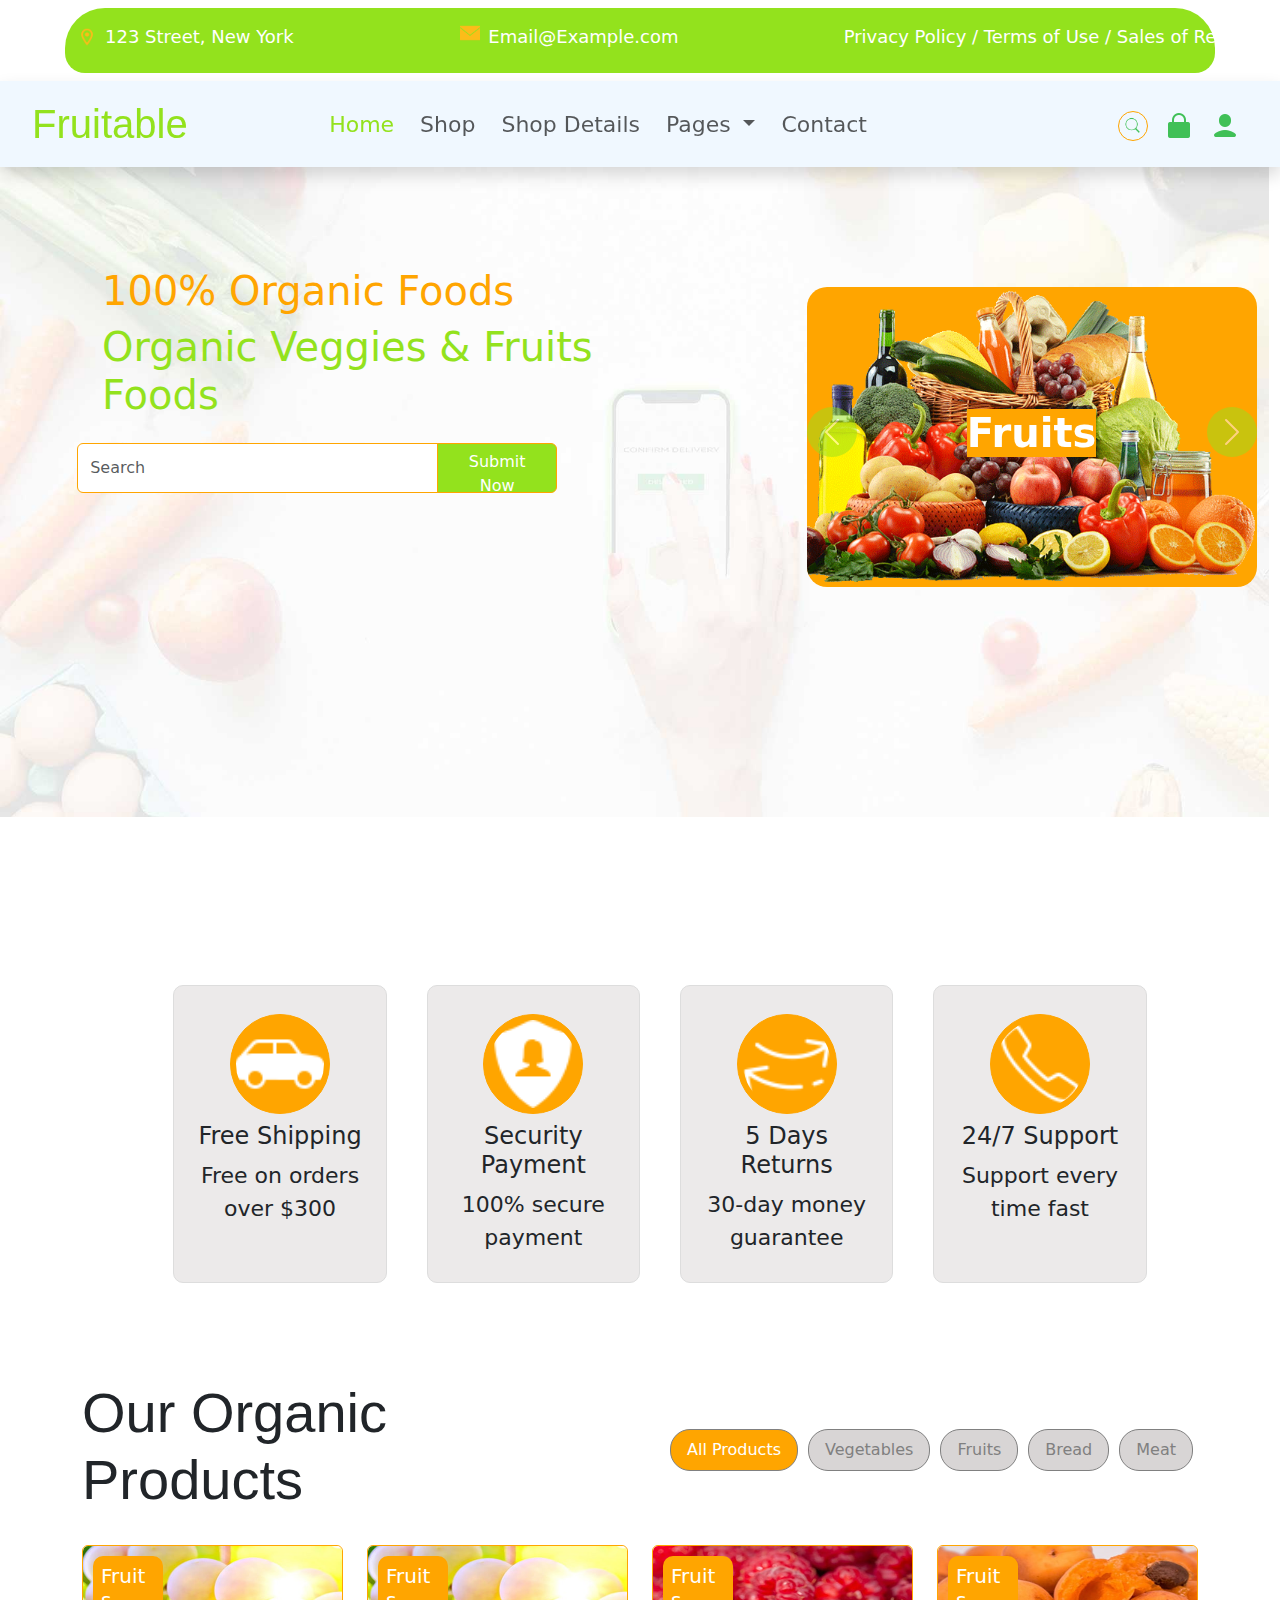
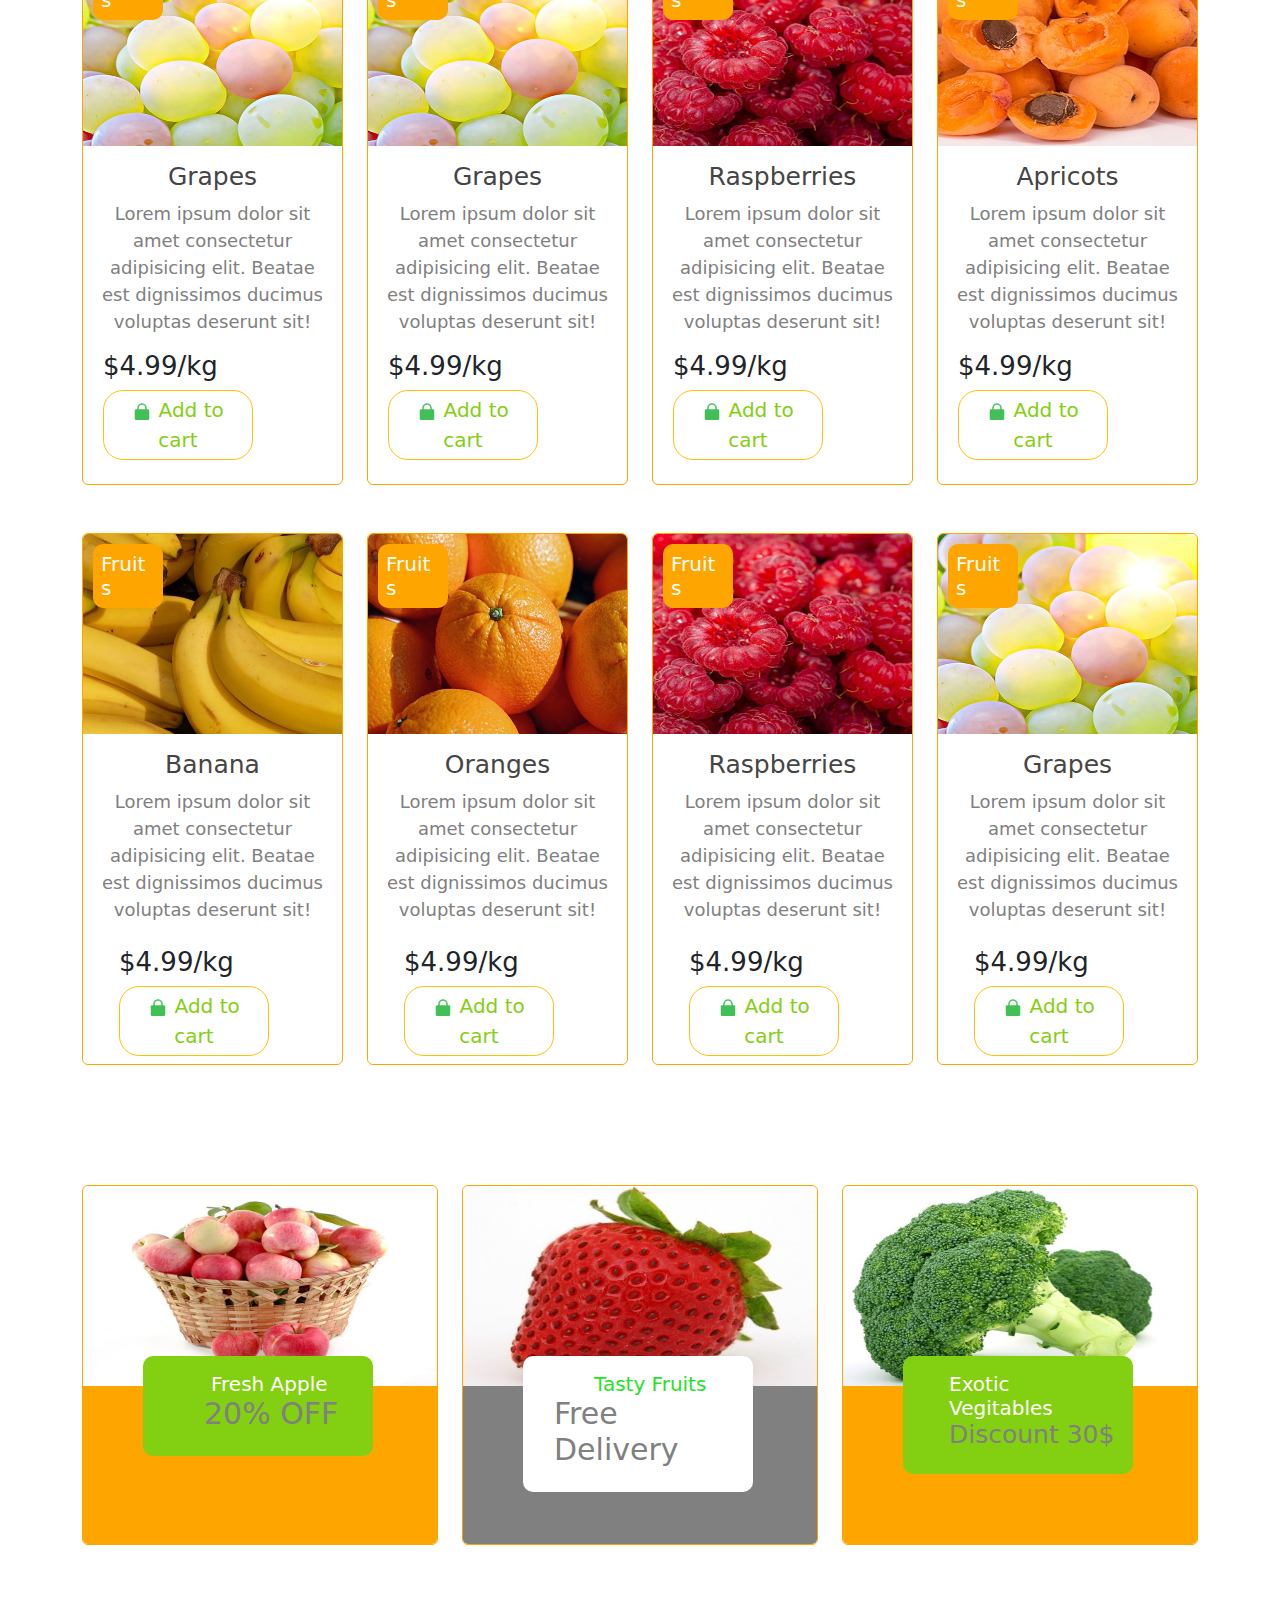
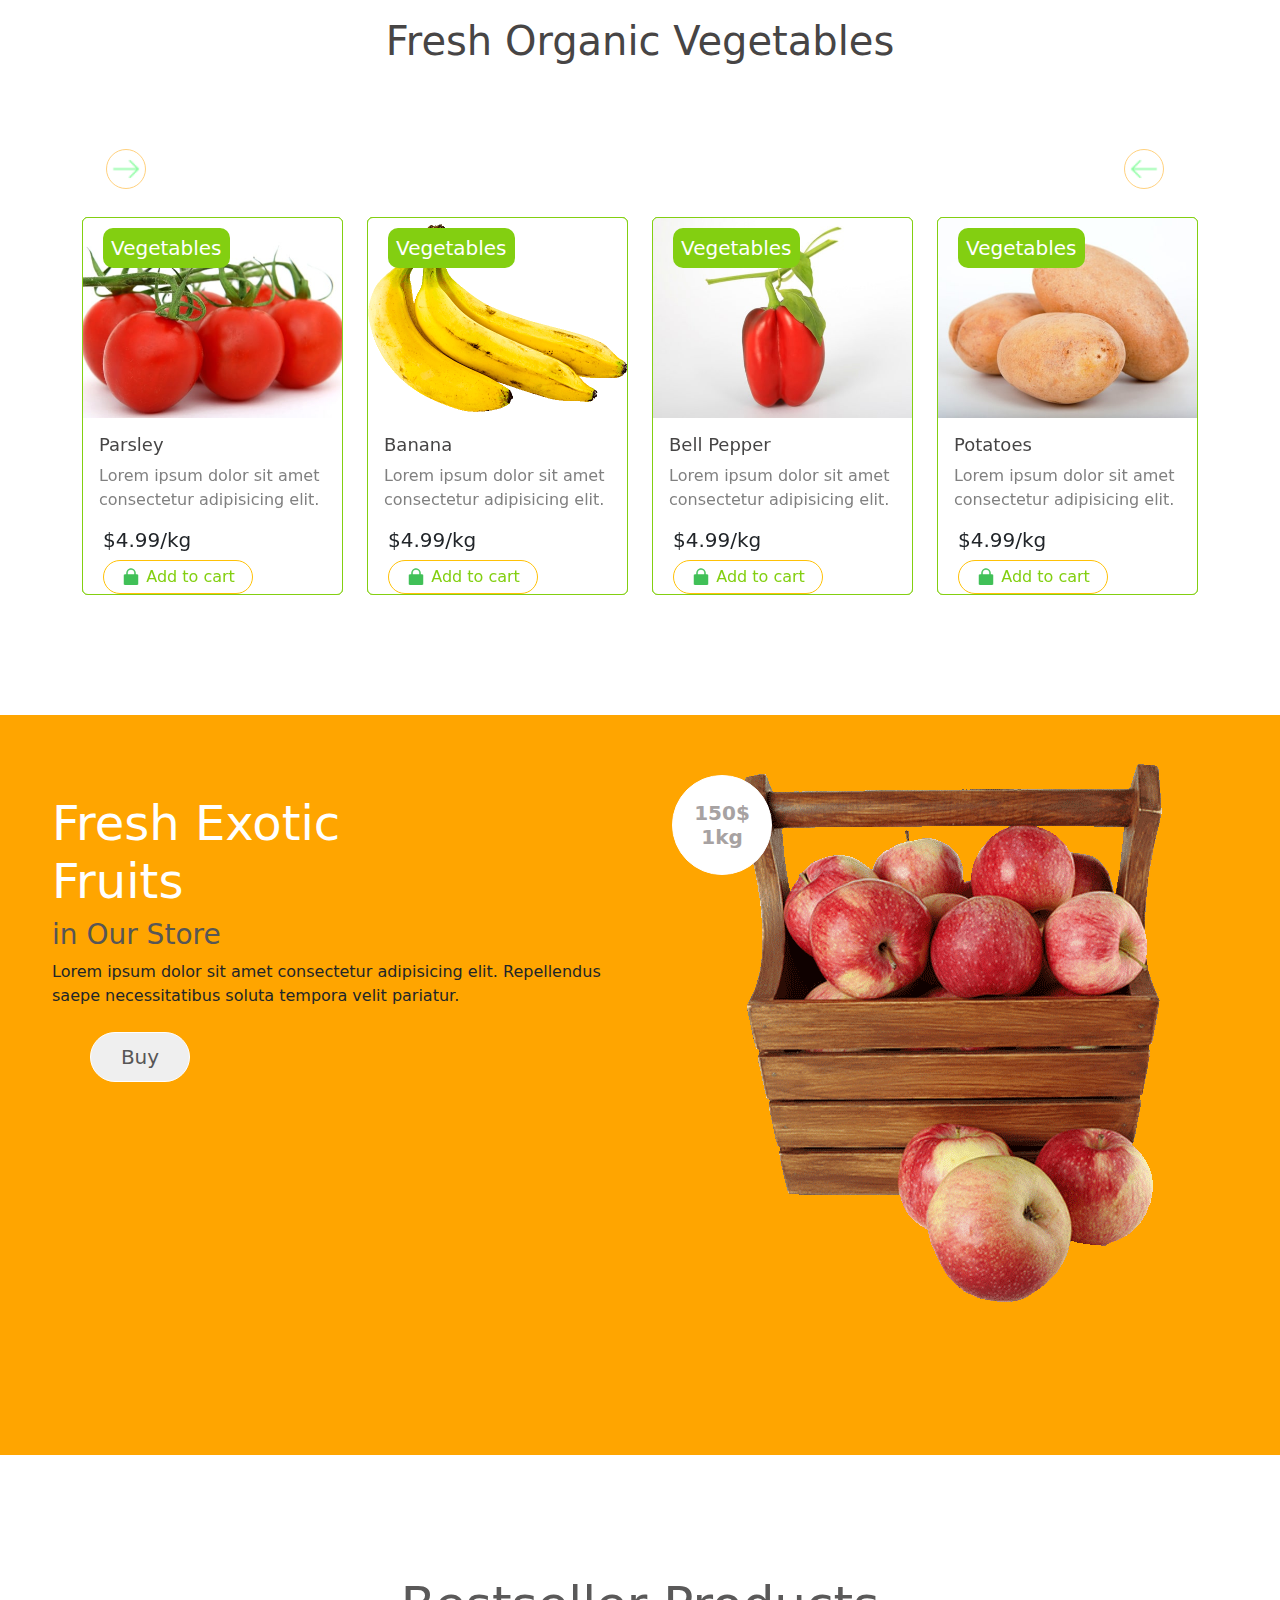
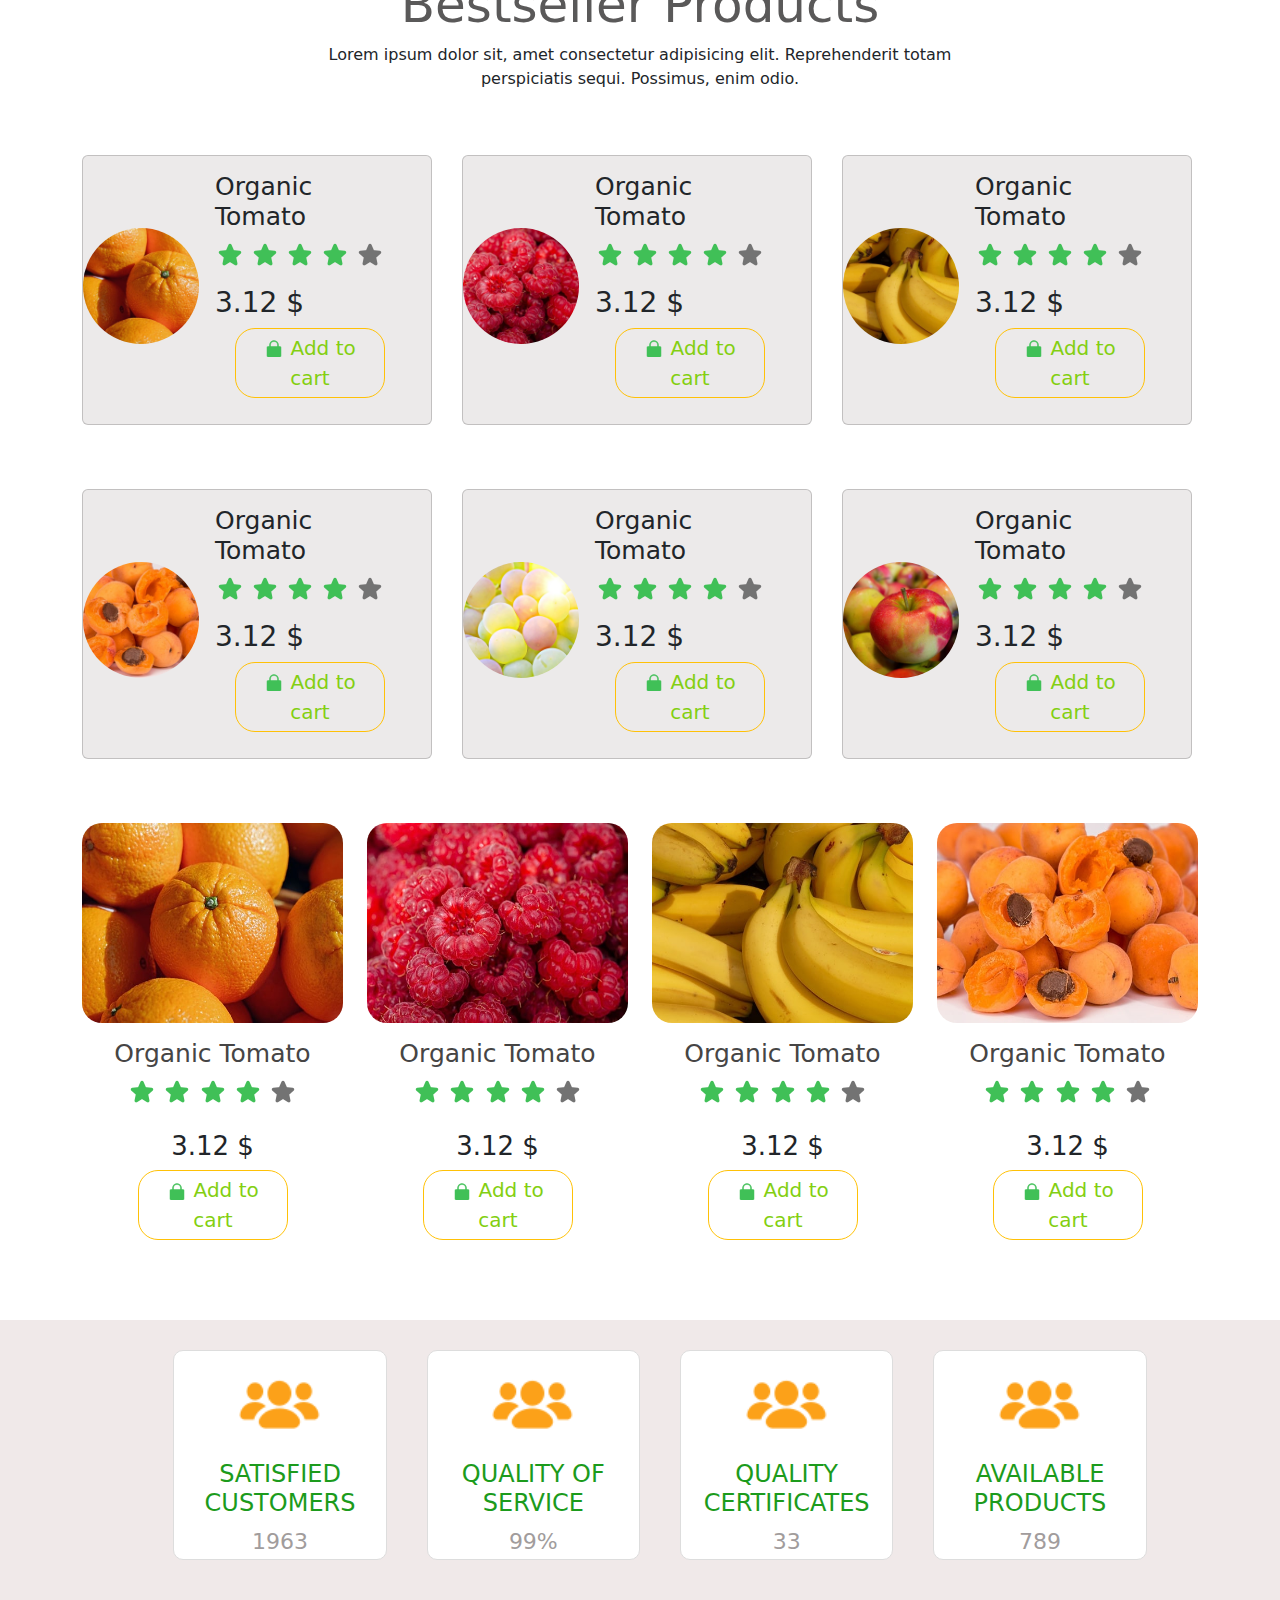
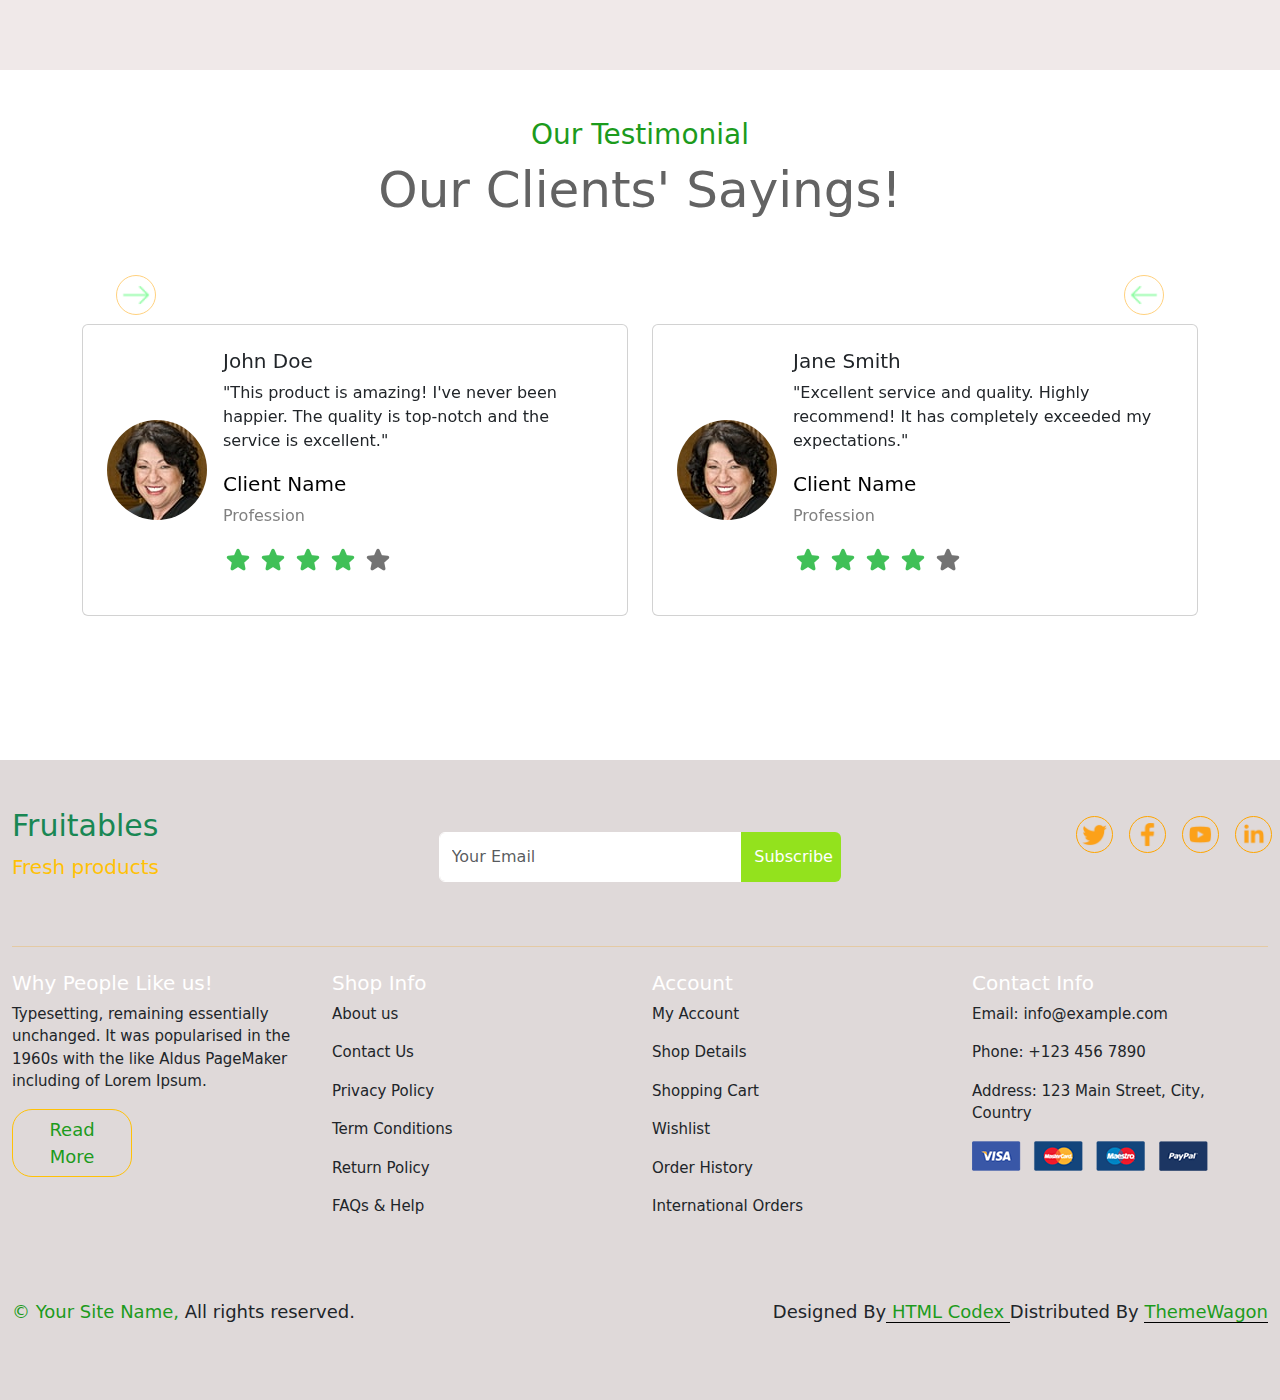
<file: index.html>
<!DOCTYPE html>
<html lang="en">
<head>
    <meta charset="UTF-8">
    <meta name="viewport" content="width=device-width, initial-scale=1">
    <title>Responsive Navbar</title>
    <link rel="stylesheet" href="Project.css">
    <link href="https://cdn.jsdelivr.net/npm/bootstrap@5.3.0/dist/css/bootstrap.min.css" rel="stylesheet">
    <script src="https://stackpath.bootstrapcdn.com/bootstrap/5.3.0/js/bootstrap.bundle.min.js"></script>

</head>
<body>
    <div class="container-fluid">
        <nav class="navbar navbar-expand-lg">
            <div class="container-fluid d-none d-lg-block" style="background-color: rgb(147, 226, 29); border-radius: 40px 40px 20px 20px; height: auto; max-width: 1150px;">
                <div class="row align-items-center justify-content-between" style="padding: 10px 0;">
                    <!-- Left Column - Visible on Large Screens -->
                    <div class="col-12 col-md-4 mb-2 text-center text-md-start d-none d-lg-block">
                        <a class="navbar-brand d-flex align-items-center justify-content-center justify-content-md-start" href="#" style="color: white; font-size: 18px;">
                            <img src="img/icons8-location-24.png" alt="Location" height="20px" width="20px" class="me-2"> 123 Street, New York
                        </a>
                    </div>
    
                    <!-- Middle Column - Visible on Large Screens -->
                    <div class="col-12 col-md-4 mb-2 d-none d-lg-block">
                        <a class="navbar-brand d-flex" href="#" style="color: white; font-size: 18px; margin-right: 10px;">
                            <img src="img/icons8-email-30.png" alt="Email" height="20px" width="20px" class="me-2"> Email@Example.com
                        </a>
                    </div>
    
                    <!-- Right Column - Visible on Large Screens with 40px Margin -->
                    <div class="col-12 col-md-4 mb-2 text-md-end d-none d-lg-block">
                        <a class="navbar-brand me-lg-4" href="#" style="color: white; font-size: 18px;">
                        Privacy Policy / Terms of Use / Sales of Refund
                        </a>
                    </div>
                </div>
            </div>
        </nav>
    </div>
    
    <nav class="navbar navbar-expand-lg sticky-top shadow">
        <div class="container-fluid">
            <a class="navbar-brand" href="#" style="font-size: 40px; margin-left: 20px; color: rgb(147, 226, 29); font-family: 'Franklin Gothic Medium', 'Arial Narrow', Arial, sans-serif;">Fruitable</a>
            <button class="navbar-toggler" type="button" data-bs-toggle="collapse" data-bs-target="#navbarSupportedContent"
                aria-controls="navbarSupportedContent" aria-expanded="false" aria-label="Toggle navigation">
                <span class="navbar-toggler-icon"></span>
            </button>
      
            <div class="collapse navbar-collapse" id="navbarSupportedContent">
                <ul class="navbar-nav mx-auto">
                    <li class="nav-item">
                        <a class="nav-link active" aria-current="page" href="#" style="color: rgb(147, 226, 29); font-size: 22px;">Home</a>
                    </li>
                    <li class="nav-item">
                        <a class="nav-link" href="#" style="font-size:22px; margin-left: 10px;">Shop</a>
                    </li>
                    <li class="nav-item">
                        <a class="nav-link" href="#" style="font-size:22px; margin-left: 10px;">Shop Details</a>
                    </li>
                    <li class="nav-item dropdown">
                        <a class="nav-link dropdown-toggle" href="#" id="navbarDropdown" role="button" data-bs-toggle="dropdown"
                            aria-expanded="false" style="font-size: 22px; margin-left: 10px;">
                            Pages
                        </a>
                        <ul class="dropdown-menu" aria-labelledby="navbarDropdown">
                            <li><a class="dropdown-item" href="cart.html" style="background-color:  rgb(147, 226, 29);">Cart</a></li>
                            <li><a class="dropdown-item" href="checkout.html">Check Out</a></li>
                            <li><a class="dropdown-item" href="Testimonial.html">Testimonial</a></li>
                            <li><a class="dropdown-item" href="404.html">404 Page</a></li>
                        </ul>
                    </li>
                    <li class="nav-item">
                        <a class="nav-link" href="#" style="font-size: 22px;margin-left: 10px;">Contact</a>
                    </li>
                </ul>
                <ul class="navbar-nav ms-auto mb-2 mb-lg-0" style="margin-right: 20px;">
                    <li class="nav-item">
                        <a class="nav-link" href="#" style="font-size: 22px; padding: 0.5rem;">
                            <img src="img/icons8-search-30.png" alt="Search" height="30px" width="30px" 
                            style="border: 1px solid orange; border-radius: 50%; padding: 5px;">
                        </a>
                    </li>
                    <li class="nav-item">
                        <a class="nav-link" href="#" style="font-size: 22px; padding: 0.5rem;">
                            <img src="img/icons8-lock-30.png" alt="Lock" height="30px" width="30px">
                        </a>
                    </li>
                    <li class="nav-item">
                        <a class="nav-link" href="#" style="font-size: 22px; padding: 0.5rem;">
                            <img src="img/icons8-contact-30.png" alt="Contact" height="30px" width="30px">
                        </a>
                    </li>
                </ul>
            </div>
        </div>
      </nav>

       <div class="container-fluid">
        <div class="row img">
            <div class="col-md-6 text-center text-md-start mb-4 mb-md-0">
                <h1  style="margin-top: 100px; color: orange; margin-left: 90px;">100% Organic Foods</h1>
                <h1  style="color: rgb(147, 226, 29); margin-left: 90px;">Organic Veggies & Fruits Foods</h1>
                <div class="input-group mt-4 mx-auto" style="max-width: 480px; border-radius: 20px;">
                    <input type="text" class="form-control custom-btn" placeholder="Search" aria-label="Search" style="border: 1px solid orange;">
                    <button class="btn rounded-end custom-btn" type="button" style="background-color: rgb(147, 226, 29); color: white; height: 50px; width: 120px; border: 1px solid orange;">Submit Now</button>
                </div>
            </div>
    
            <div class="col-md-6">
                <div id="carouselExampleControls" class="carousel slide" data-bs-ride="carousel" style="max-width: 450px; margin-left: auto; margin-top: 120px;">
                    <div class="carousel-inner">
                        <div class="carousel-item active">
                            <img src="img/hero-img-1.png" class="d-block w-100 img-fluid" alt="First slide" style="height: 300px; object-fit: cover; background-color: orange; border-radius: 20px;">
                            <div class="carousel-caption d-flex flex-column justify-content-center align-items-center" style="top: 0; bottom: 0;">
                                <h1 style="background-color:orange; font-weight: bold; color: white;">Fruits</h1>
                            </div>
                        </div>
                        <div class="carousel-item">
                            <img src="img/hero-img-2.jpg" class="d-block w-100 img-fluid" alt="Second slide" style="height: 300px; object-fit: cover; background-color: orange; border-radius: 20px;">
                            <div class="carousel-caption d-flex flex-column justify-content-center align-items-center" style="top: 0; bottom: 0;">
                                <h1 style="background-color:orange; font-weight: bold; color: white;">Vegetables</h1>
                            </div>
                        </div>
                    </div>
    
                    <button class="carousel-control-prev" type="button" data-bs-target="#carouselExampleControls" data-bs-slide="prev" style="background-color: rgb(147, 226, 29); border-radius: 50%; height: 50px; width: 50px; margin-top: 120px;">
                        <span class="carousel-control-prev-icon" aria-hidden="true"></span>
                        <span class="visually-hidden">Previous</span>
                    </button>
                    <button class="carousel-control-next" type="button" data-bs-target="#carouselExampleControls" data-bs-slide="next" style="background-color: rgb(147, 226, 29); border-radius: 50%; height: 50px; width: 50px; margin-top: 120px;">
                        <span class="carousel-control-next-icon" aria-hidden="true"></span>
                        <span class="visually-hidden">Next</span>
                    </button>
                </div>
            </div>
        </div>
    </div>
    
 <br> <br> <br> <br> <br> <br> <br>  
<div class="container-fluid">
    <div class="row justify-content-center">
        <!-- Free Shipping -->
        <div class="col-6 col-sm-4 col-md-3 col-lg-2 mb-4 f1" style=" background-color: rgb(236, 234, 234);">
            <div class="d-flex flex-column align-items-center text-center" style="font-size: 22px; padding: 0.5rem;">
                <img src="img/icons8-hatchback-50.png" alt="Free Shipping" class="img-fluid mb-2 icon-style">
                <h3 class="h4">Free Shipping</h3>
                <p class="mb-0">Free on orders over $300</p>
            </div>
        </div>
        <!-- Security Payment -->
        <div class="col-6 col-sm-4 col-md-3 col-lg-2 mb-4 f1"  style=" background-color: rgb(236, 234, 234);">
            <div class="d-flex flex-column align-items-center text-center" style="font-size: 22px; padding: 0.5rem;">
                <img src="img/icons8-security-user-female-50.png" alt="Security Payment" class="img-fluid mb-2 icon-style">
                <h3 class="h4">Security Payment</h3>
                <p class="mb-0">100% secure payment</p>
            </div>
        </div>
        <!-- 5 Days Returns -->
        <div class="col-6 col-sm-4 col-md-3 col-lg-2 mb-4 f1"  style=" background-color: rgb(236, 234, 234);">
            <div class="d-flex flex-column align-items-center text-center" style="font-size: 22px; padding: 0.5rem;">
                <img src="img/icons8-left-and-right-curved-50.png" alt="5 Days Returns" class="img-fluid mb-2 icon-style">
                <h3 class="h4">5 Days Returns</h3>
                <p class="mb-0">30-day money guarantee</p>
            </div>
        </div>
        <!-- 24/7 Support -->
        <div class="col-6 col-sm-4 col-md-3 col-lg-2 mb-4 f1"  style=" background-color: rgb(236, 234, 234);">
            <div class="d-flex flex-column align-items-center text-center" style="font-size: 22px; padding: 0.5rem;">
                <img src="img/icons8-phone-50.png" alt="24/7 Support" class="img-fluid mb-2 icon-style">
                <h3 class="h4">24/7 Support</h3>
                <p class="mb-0">Support every time fast</p>
            </div>
        </div>
    </div>
</div>

<br><br><br>
<div class="container">
    <div class="row align-items-center">
        <!-- Heading Section -->
        <div class="col-12 col-md-6 mb-3 mb-md-0">
            <h1 class="display-4" style="font-family: 'Lucida Sans', 'Lucida Sans Regular', 'Lucida Grande', 'Lucida Sans Unicode', Geneva, Verdana, sans-serif;">
                Our Organic <br>Products
            </h1>
        </div>

        <!-- Navigation Section -->
        <div class="col-12 col-md-6">
            <ul class="nav justify-content-center justify-content-md-end flex-wrap">
                <li class="nav-item">
                    <a class="nav-link active" aria-current="page" href="#products" style="border: 1px solid gray; background-color: orange; color: white; border-radius: 20px; margin: 5px;">
                        All Products
                    </a>
                </li>
                <li class="nav-item">
                    <a class="nav-link" href="Vegetables1.html" style="border: 1px solid gray; background-color: rgb(216, 213, 213); color: gray; border-radius: 20px; margin: 5px;">
                        Vegetables
                    </a>
                </li>
                <li class="nav-item">
                    <a class="nav-link" href="Fruit.html" style="border: 1px solid gray; background-color: rgb(216, 213, 213); color: gray; border-radius: 20px; margin: 5px;">
                        Fruits
                    </a>
                </li>
                <li class="nav-item">
                    <a class="nav-link" href="Bread.html" aria-disabled="true" style="border: 1px solid gray; background-color: rgb(216, 213, 213); color: gray; border-radius: 20px; margin: 5px;">
                        Bread
                    </a>
                </li>
                <li class="nav-item">
                    <a class="nav-link" href="Meat.html" aria-disabled="true" style="border: 1px solid gray; background-color: rgb(216, 213, 213); color: gray; border-radius: 20px; margin: 5px;">
                        Meat
                    </a>
                </li>
            </ul>
        </div>
    </div>
</div>



<br>
<div id="products">
<div class="container">
    <div class="row">
        <!-- Card 1 -->
        <div class="col-12 col-sm-6 col-md-3 mb-4">
            <div class="card" style="border: 1px solid orange;">
                <div class="position-relative">
                    <img src="img/best-product-5.jpg" class="card-img-top" alt="Fruits">
                    <div class="position-absolute top-0 start-0 text-white p-2" style="background-color: orange; margin: 10px; border-radius: 10px; width: 70px;">
                        <h5 class="mb-0">Fruits</h5>
                    </div>
                </div>
                <div class="card-body">
                    <h5 class="card-title text-center" style="color: rgb(70, 69, 69); font-size: 25px;">Grapes</h5>
                    <p class="card-text" style="text-align: center; font-size: 18px; color: gray;">Lorem ipsum dolor sit amet consectetur adipisicing elit. Beatae est dignissimos ducimus voluptas deserunt sit!</p>
                </div>
                <h1 class="card-text price" style="font-size: 26px; margin-left: 20px;">$4.99/kg</h1>
                <button class="btn btn-sm btn-outline-warning btn-custom" type="submit" style="width: 150px; color:rgb(131, 207, 17); margin-left: 20px; font-size: 20px; border-radius: 20px 20px 20px 20px;">
                  <img src="img/icons8-lock-30.png" alt="" height="20px" width="20px">  Add to cart
                </button> <br>
            </div>
        </div>
        <!-- Card 2 -->
        <div class="col-12 col-sm-6 col-md-3 mb-4">
            <div class="card" style="border: 1px solid orange;">
                <div class="position-relative">
                    <img src="img/best-product-5.jpg" class="card-img-top" alt="Fruits">
                    <div class="position-absolute top-0 start-0 text-white p-2" style="background-color: orange; margin: 10px; border-radius: 10px; width: 70px;">
                        <h5 class="mb-0">Fruits</h5>
                    </div>
                </div>
                <div class="card-body">
                    <h5 class="card-title text-center" style="color: rgb(70, 69, 69); font-size: 25px;">Grapes</h5>
                    <p class="card-text" style="text-align: center; color:gray; font-size: 18px;">Lorem ipsum dolor sit amet consectetur adipisicing elit. Beatae est dignissimos ducimus voluptas deserunt sit!</p>
                </div>
                <h1 class="card-text price" style="font-size: 26px; margin-left: 20px;">$4.99/kg</h1>
                <button class="btn btn-sm btn-outline-warning" type="submit" style="width: 150px; color:rgb(131, 207, 17); margin-left: 20px; font-size: 20px; border-radius: 20px 20px 20px 20px;">
                  <img src="img/icons8-lock-30.png" alt="" height="20px" width="20px">  Add to cart
                </button> <br>
            </div>
        </div>
        <!-- Card 3 -->
        <div class="col-12 col-sm-6 col-md-3 mb-4">
            <div class="card" style="border: 1px solid orange;">
                <div class="position-relative">
                    <img src="img/best-product-2.jpg" class="card-img-top" alt="Fruits">
                    <div class="position-absolute top-0 start-0 text-white p-2" style="background-color: orange; margin: 10px; border-radius: 10px; width: 70px;">
                        <h5 class="mb-0">Fruits</h5>
                    </div>
                </div>
                <div class="card-body">
                    <h5 class="card-title text-center" style="color: rgb(70, 69, 69); font-size: 25px;">Raspberries</h5>
                    <p class="card-text" style="text-align: center; color:gray; font-size: 18px;">Lorem ipsum dolor sit amet consectetur adipisicing elit. Beatae est dignissimos ducimus voluptas deserunt sit!</p>
                </div>
                <h1 class="card-text price" style="font-size: 26px; margin-left: 20px;">$4.99/kg</h1>
                <button class="btn btn-sm btn-outline-warning" type="submit" style="width: 150px; color:rgb(131, 207, 17); margin-left: 20px; font-size: 20px; border-radius: 20px 20px 20px 20px;">
                  <img src="img/icons8-lock-30.png" alt="" height="20px" width="20px">  Add to cart
                </button> <br>
            </div>
        </div>
        <!-- Card 4 -->
        <div class="col-12 col-sm-6 col-md-3 mb-4">
            <div class="card" style="border: 1px solid orange;">
                <div class="position-relative">
                    <img src="img/best-product-4.jpg" class="card-img-top" alt="Fruits">
                    <div class="position-absolute top-0 start-0 text-white p-2" style="background-color: orange; margin: 10px; border-radius: 10px; width: 70px;">
                        <h5 class="mb-0">Fruits</h5>
                    </div>
                </div>
                <div class="card-body">
                    <h5 class="card-title text-center" style="color: rgb(70, 69, 69); font-size: 25px;">Apricots</h5>
                    <p class="card-text" style="text-align: center; color:gray; font-size: 18px;">Lorem ipsum dolor sit amet consectetur adipisicing elit. Beatae est dignissimos ducimus voluptas deserunt sit!</p>
                </div>
                <h1 class="card-text price" style="font-size: 26px; margin-left: 20px;">$4.99/kg</h1>
                <button class="btn btn-sm btn-outline-warning" type="submit" style="width: 150px; color:rgb(131, 207, 17); margin-left: 20px; font-size: 20px; border-radius: 20px 20px 20px 20px;">
                  <img src="img/icons8-lock-30.png" alt="" height="20px" width="20px">  Add to cart
                </button> <br>
            </div>
        </div>
    </div>
</div> <br> 
<div class="container">
    <div class="row">
        <!-- Card 1 -->
        <div class="col-12 col-sm-6 col-md-3 mb-4">
            <div class="card h-100" style="border: 1px solid orange;">
                <div class="position-relative">
                    <img src="img/fruite-item-3.jpg" class="card-img-top" alt="Fruits">
                    <div class="position-absolute top-0 start-0 text-white p-2" style="background-color: orange; margin: 10px; border-radius: 10px; width: 70px;">
                        <h5 class="mb-0">Fruits</h5>
                    </div>
                </div>
                <div class="card-body d-flex flex-column">
                    <h5 class="card-title text-center" style="color: rgb(70, 69, 69); font-size: 25px;">Banana</h5>
                    <p class="card-text text-center" style="font-size: 18px; color: gray;">Lorem ipsum dolor sit amet consectetur adipisicing elit. Beatae est dignissimos ducimus voluptas deserunt sit!</p>
                </div>
                <div class="card-footer bg-white border-0">
                    <h1 class="card-text price" style="font-size: 26px; margin-left: 20px;">$4.99/kg</h1>
                    <button class="btn btn-sm btn-outline-warning" type="submit" style="width: 150px; color:rgb(131, 207, 17); margin-left: 20px; font-size: 20px; border-radius: 20px;">
                        <img src="img/icons8-lock-30.png" alt="Lock" height="20px" width="20px"> Add to cart
                    </button>
                </div>
            </div>
        </div>
        <!-- Card 2 -->
        <div class="col-12 col-sm-6 col-md-3 mb-4">
            <div class="card h-100" style="border: 1px solid orange;">
                <div class="position-relative">
                    <img src="img/fruite-item-1.jpg" class="card-img-top" alt="Fruits">
                    <div class="position-absolute top-0 start-0 text-white p-2" style="background-color: orange; margin: 10px; border-radius: 10px; width: 70px;">
                        <h5 class="mb-0">Fruits</h5>
                    </div>
                </div>
                <div class="card-body d-flex flex-column">
                    <h5 class="card-title text-center" style="color: rgb(70, 69, 69); font-size: 25px;">Oranges</h5>
                    <p class="card-text text-center" style="font-size: 18px; color: gray;">Lorem ipsum dolor sit amet consectetur adipisicing elit. Beatae est dignissimos ducimus voluptas deserunt sit!</p>
                </div>
                <div class="card-footer bg-white border-0">
                    <h1 class="card-text price" style="font-size: 26px; margin-left: 20px;">$4.99/kg</h1>
                    <button class="btn btn-sm btn-outline-warning" type="submit" style="width: 150px; color:rgb(131, 207, 17); margin-left: 20px; font-size: 20px; border-radius: 20px;">
                        <img src="img/icons8-lock-30.png" alt="Lock" height="20px" width="20px"> Add to cart
                    </button>
                </div>
            </div>
        </div>
        <!-- Card 3 -->
        <div class="col-12 col-sm-6 col-md-3 mb-4">
            <div class="card h-100" style="border: 1px solid orange;">
                <div class="position-relative">
                    <img src="img/best-product-2.jpg" class="card-img-top" alt="Fruits">
                    <div class="position-absolute top-0 start-0 text-white p-2" style="background-color: orange; margin: 10px; border-radius: 10px; width: 70px;">
                        <h5 class="mb-0">Fruits</h5>
                    </div>
                </div>
                <div class="card-body d-flex flex-column">
                    <h5 class="card-title text-center" style="color: rgb(70, 69, 69); font-size: 25px;">Raspberries</h5>
                    <p class="card-text text-center" style="font-size: 18px; color: gray;">Lorem ipsum dolor sit amet consectetur adipisicing elit. Beatae est dignissimos ducimus voluptas deserunt sit!</p>
                </div>
                <div class="card-footer bg-white border-0">
                    <h1 class="card-text price" style="font-size: 26px; margin-left: 20px;">$4.99/kg</h1>
                    <button class="btn btn-sm btn-outline-warning" type="submit" style="width: 150px; color:rgb(131, 207, 17); margin-left: 20px; font-size: 20px; border-radius: 20px;">
                        <img src="img/icons8-lock-30.png" alt="Lock" height="20px" width="20px"> Add to cart
                    </button>
                </div>
            </div>
        </div>
        <!-- Card 4 -->
        <div class="col-12 col-sm-6 col-md-3 mb-4">
            <div class="card h-100" style="border: 1px solid orange;">
                <div class="position-relative">
                    <img src="img/best-product-5.jpg" class="card-img-top" alt="Fruits">
                    <div class="position-absolute top-0 start-0 text-white p-2" style="background-color: orange; margin: 10px; border-radius: 10px; width: 70px;">
                        <h5 class="mb-0">Fruits</h5>
                    </div>
                </div>
                <div class="card-body d-flex flex-column">
                    <h5 class="card-title text-center" style="color: rgb(70, 69, 69); font-size: 25px;">Grapes</h5>
                    <p class="card-text text-center" style="font-size: 18px; color: gray;">Lorem ipsum dolor sit amet consectetur adipisicing elit. Beatae est dignissimos ducimus voluptas deserunt sit!</p>
                </div>
                <div class="card-footer bg-white border-0">
                    <h1 class="card-text price" style="font-size: 26px; margin-left: 20px;">$4.99/kg</h1>
                    <button class="btn btn-sm btn-outline-warning" type="submit" style="width: 150px; color:rgb(131, 207, 17); margin-left: 20px; font-size: 20px; border-radius: 20px;">
                        <img src="img/icons8-lock-30.png" alt="Lock" height="20px" width="20px"> Add to cart
                    </button>
                </div>
            </div>
        </div>
    </div>
</div>
</div>


<br> <br> <br><br>
<div class="container">
    <div class="row">
        <div class="col-12 col-sm-6 col-md-4 mb-4">
            <div class="card" style="border: 1px solid orange; height: 360px; width: 100%;">
                <div class="position-relative">
                    <img src="img/featur-1.jpg" class="card-img-top" alt="Fruits">
                    <div class="position-absolute top-0 start-0 text-white p-3" style="background-color:rgb(131, 207, 17); margin-left: 60px; border-radius: 10px; width: 230px; margin-top: 170px;">
                        <h5 class="mb-0" style="font-size: 20px; margin-left: 52px;">Fresh Apple <br><h5 style="font-size: 30px ;margin-left: 45px; color: gray;">20% OFF</h5></h5>
                    </div>
                </div>
                <div class="card-body" style="background-color: orange;">
                    <h5 class="card-title text-center"></h5>
                    <p class="card-text text-center"></p>
                </div>
            </div>
        </div>

        <!-- Row 2 -->
        <div class="col-12 col-sm-6 col-md-4 mb-4">
            <div class="card" style="border: 1px solid orange; height: 360px; width: 100%;">
                <div class="position-relative">
                    <img src="img/featur-2.jpg" class="card-img-top" alt="Fruits">
                    <div class="position-absolute top-0 start-0 text-white p-3" style="background-color:white; margin-left: 60px; border-radius: 10px; width: 230px; margin-top: 170px;">
                        <h5 class="mb-0" style="font-size: 20px ;margin-left: 55px; color: rgb(31, 228, 31);">Tasty Fruits <br><h5 style="font-size: 30px ;margin-left: 15px; color: gray;">Free Delivery</h5></h5>
                    </div>
                </div>
                <div class="card-body" style="background-color: gray;">
                    <h5 class="card-title text-center"></h5>
                    <p class="card-text text-center"></p>
                </div>
            </div>
        </div>

        <!-- Row 3 -->
        <div class="col-12 col-sm-6 col-md-4 mb-4">
            <div class="card" style="border: 1px solid orange; height: 360px; width: 100%;">
                <div class="position-relative">
                    <img src="img/featur-3.jpg" class="card-img-top" alt="Fruits">
                    <div class="position-absolute top-0 start-0 text-white p-3" style="background-color:rgb(131, 207, 17); margin-left: 60px; border-radius: 10px; width: 230px; margin-top: 170px;">
                        <h5 class="mb-0" style="font-size: 20px; margin-left: 30px;">Exotic Vegitables<br><h5 style="font-size: 25px ;margin-left: 30px; color: gray;">Discount 30$</h5></h5>
                    </div>
                </div>
                <div class="card-body" style="background-color: orange;">
                    <h5 class="card-title text-center"></h5>
                    <p class="card-text text-center"></p>
                </div>
            </div>
        </div>
    </div>
</div> 

<br><br>
<h1 style="color: rgb(71, 69, 69);text-align: center;">Fresh Organic Vegetables</h1> <br> <br> <br> <br>
<div id="productCarousel" class="carousel slide" data-bs-ride="carousel"><br> <br>
    <div class="carousel-inner">
        <!-- Carousel Item 1 -->
        <div class="carousel-item active">
            <div class="container">
                <div class="row">
                    <!-- Card 1 -->
                    <div class="col-lg-3 col-md-4 col-sm-6 mb-4">
                        <div class="card" style="border: 1px solid rgb(131, 207, 17);">
                            <div class="position-relative">
                                <img src="img/vegetable-item-1.jpg" class="card-img-top" alt="Vegetable"> <br>
                                <div class="position-absolute top-0 start-0 text-white p-2" style="background-color:rgb(131, 207, 17); border-radius: 10px; margin-left: 20px; margin-top: 10px;">
                                    <h5 class="mb-0">Vegetables</h5>
                                </div>
                            </div>
                            <div class="card-body">
                                <h5 class="card-title" style="color: rgb(70, 69, 69); font-size: 18px;">Parsley</h5>
                                <p class="card-text" style="font-size: 16px; color: gray;">Lorem ipsum dolor sit amet consectetur adipisicing elit.</p>
                            </div>
                            <h1 class="card-text price" style="font-size: 20px; margin-left: 20px;">$4.99/kg</h1>
                            <button class="btn btn-sm btn-outline-warning" type="submit" style="width: 150px; color:rgb(131, 207, 17); margin-left: 20px; font-size: 16px; border-radius: 20px;">
                              <img src="img/icons8-lock-30.png" alt="" height="20px" width="20px"> Add to cart
                            </button>
                        </div>
                    </div>
                
                    <div class="col-lg-3 col-md-4 col-sm-6 mb-4">
                        <div class="card" style="border: 1px solid rgb(131, 207, 17);">
                            <div class="position-relative">
                                <img src="img/vegetable-item-3.png" class="card-img-top" alt="Vegetable">
                                <div class="position-absolute top-0 start-0 text-white p-2" style="background-color:rgb(131, 207, 17); border-radius: 10px;  margin-left: 20px; margin-top: 10px;">
                                    <h5 class="mb-0">Vegetables</h5>
                                </div>
                            </div>
                            <div class="card-body">
                                <h5 class="card-title" style="color: rgb(70, 69, 69); font-size: 18px;">Banana</h5>
                                <p class="card-text" style="font-size: 16px; color: gray;">Lorem ipsum dolor sit amet consectetur adipisicing elit.</p>
                            </div>
                            <h1 class="card-text price" style="font-size: 20px; margin-left: 20px;">$4.99/kg</h1>
                            <button class="btn btn-sm btn-outline-warning" type="submit" style="width: 150px; color:rgb(131, 207, 17); margin-left: 20px; font-size: 16px; border-radius: 20px;">
                              <img src="img/icons8-lock-30.png" alt="" height="20px" width="20px"> Add to cart
                            </button>
                        </div>
                    </div>
                 
                    <div class="col-lg-3 col-md-4 col-sm-6 mb-4">
                        <div class="card" style="border: 1px solid rgb(131, 207, 17);">
                            <div class="position-relative">
                                <img src="img/vegetable-item-4.jpg" class="card-img-top" alt="Vegetable">
                                <div class="position-absolute top-0 start-0 text-white p-2" style="background-color:rgb(131, 207, 17); border-radius: 10px;  margin-left: 20px; margin-top: 10px;">
                                    <h5 class="mb-0">Vegetables</h5>
                                </div>
                            </div>
                            <div class="card-body">
                                <h5 class="card-title" style="color: rgb(70, 69, 69); font-size: 18px;">Bell Pepper</h5>
                                <p class="card-text" style="font-size: 16px; color: gray;">Lorem ipsum dolor sit amet consectetur adipisicing elit.</p>
                            </div>
                            <h1 class="card-text price" style="font-size: 20px; margin-left: 20px;">$4.99/kg</h1>
                            <button class="btn btn-sm btn-outline-warning" type="submit" style="width: 150px; color:rgb(131, 207, 17); margin-left: 20px; font-size: 16px; border-radius: 20px;">
                              <img src="img/icons8-lock-30.png" alt="" height="20px" width="20px"> Add to cart
                            </button>
                        </div>
                    </div>
                  
                    <div class="col-lg-3 col-md-4 col-sm-6 mb-4">
                        <div class="card" style="border: 1px solid rgb(131, 207, 17);">
                            <div class="position-relative">
                                <img src="img/vegetable-item-5.jpg" class="card-img-top" alt="Vegetable">
                                <div class="position-absolute top-0 start-0 text-white p-2" style="background-color:rgb(131, 207, 17); border-radius: 10px;  margin-left: 20px; margin-top: 10px;">
                                    <h5 class="mb-0">Vegetables</h5>
                                </div>
                            </div>
                            <div class="card-body">
                                <h5 class="card-title" style="color: rgb(70, 69, 69); font-size: 18px;">Potatoes</h5>
                                <p class="card-text" style="font-size: 16px; color: gray;">Lorem ipsum dolor sit amet consectetur adipisicing elit.</p>
                            </div>
                            <h1 class="card-text price" style="font-size: 20px; margin-left: 20px;">$4.99/kg</h1>
                            <button class="btn btn-sm btn-outline-warning" type="submit" style="width: 150px; color:rgb(131, 207, 17); margin-left: 20px; font-size: 16px; border-radius: 20px;">
                              <img src="img/icons8-lock-30.png" alt="" height="20px" width="20px"> Add to cart
                            </button>
                        </div>
                    </div>
                </div>
            </div>
        </div>
        
        <!-- Carousel Item 2 -->
        <div class="carousel-item active">
            <div class="container">
                <div class="row">
        
                    <div class="col-lg-3 col-md-4 col-sm-6 mb-4">
                        <div class="card" style="border: 1px solid rgb(131, 207, 17);">
                            <div class="position-relative">
                                <img src="img/vegetable-item-6.jpg" class="card-img-top" alt="Vegetable">
                                <div class="position-absolute top-0 start-0 text-white p-2" style="background-color:rgb(131, 207, 17); border-radius: 10px;  margin-top: 10px; margin-left: 20px;">
                                    <h5 class="mb-0">Vegetables</h5>
                                </div>
                            </div>
                            <div class="card-body">
                                <h5 class="card-title" style="color: rgb(70, 69, 69); font-size: 18px;">Parsley</h5>
                                <p class="card-text" style="font-size: 16px; color: gray;">Lorem ipsum dolor sit amet consectetur adipisicing elit.</p>
                            </div>
                            <h1 class="card-text price" style="font-size: 20px; margin-left: 20px;">$4.99/kg</h1>
                            <button class="btn btn-sm btn-outline-warning" type="submit" style="width: 150px; color:rgb(131, 207, 17); margin-left: 20px; font-size: 16px; border-radius: 20px;">
                              <img src="img/icons8-lock-30.png" alt="" height="20px" width="20px"> Add to cart
                            </button>
                        </div>
                    </div>
                
                    <div class="col-lg-3 col-md-4 col-sm-6 mb-4">
                        <div class="card" style="border: 1px solid rgb(131, 207, 17);">
                            <div class="position-relative">
                                <img src="img/vegetable-item-5.jpg" class="card-img-top" alt="Vegetable">
                                <div class="position-absolute top-0 start-0 text-white p-2" style="background-color:rgb(131, 207, 17); border-radius: 10px;  margin-top: 10px; margin-left: 20px;">
                                    <h5 class="mb-0">Vegetables</h5>
                                </div>
                            </div>
                            <div class="card-body">
                                <h5 class="card-title" style="color: rgb(70, 69, 69); font-size: 18px;">Potatoes</h5>
                                <p class="card-text" style="font-size: 16px; color: gray;">Lorem ipsum dolor sit amet consectetur adipisicing elit.</p>
                            </div>
                            <h1 class="card-text price" style="font-size: 20px; margin-left: 20px;">$4.99/kg</h1>
                            <button class="btn btn-sm btn-outline-warning" type="submit" style="width: 150px; color:rgb(131, 207, 17); margin-left: 20px; font-size: 16px; border-radius: 20px;">
                              <img src="img/icons8-lock-30.png" alt="" height="20px" width="20px"> Add to cart
                            </button>
                        </div>
                    </div>
            
                    <div class="col-lg-3 col-md-4 col-sm-6 mb-4">
                        <div class="card" style="border: 1px solid rgb(131, 207, 17);">
                            <div class="position-relative">
                                <img src="img/vegetable-item-6.jpg" class="card-img-top" alt="Vegetable">
                                <div class="position-absolute top-0 start-0 text-white p-2" style="background-color:rgb(131, 207, 17); border-radius: 10px;  margin-top: 10px; margin-left: 20px;">
                                    <h5 class="mb-0">Vegetables</h5>
                                </div>
                            </div>
                            <div class="card-body">
                                <h5 class="card-title" style="color: rgb(70, 69, 69); font-size: 18px;">Parsely</h5>
                                <p class="card-text" style="font-size: 16px; color: gray;">Lorem ipsum dolor sit amet consectetur adipisicing elit.</p>
                            </div>
                            <h1 class="card-text price" style="font-size: 20px; margin-left: 20px;">$4.99/kg</h1>
                            <button class="btn btn-sm btn-outline-warning" type="submit" style="width: 150px; color:rgb(131, 207, 17); margin-left: 20px; font-size: 16px; border-radius: 20px;">
                              <img src="img/icons8-lock-30.png" alt="" height="20px" width="20px"> Add to cart
                            </button>
                        </div>
                    </div>
                
                    <div class="col-lg-3 col-md-4 col-sm-6 mb-4">
                        <div class="card" style="border: 1px solid rgb(131, 207, 17);">
                            <div class="position-relative">
                                <img src="img/vegetable-item-6.jpg" class="card-img-top" alt="Vegetable">
                                <div class="position-absolute top-0 start-0 text-white p-2" style="background-color:rgb(131, 207, 17); border-radius: 10px; margin-top: 10px; margin-left: 20px;">
                                    <h5 class="mb-0">Vegetables</h5>
                                </div>
                            </div>
                            <div class="card-body">
                                <h5 class="card-title" style="color: rgb(70, 69, 69); font-size: 18px;">Parsely</h5>
                                <p class="card-text" style="font-size: 16px; color: gray;">Lorem ipsum dolor sit amet consectetur adipisicing elit.</p>
                            </div>
                            <h1 class="card-text price" style="font-size: 20px; margin-left: 20px;">$4.99/kg</h1>
                            <button class="btn btn-sm btn-outline-warning" type="submit" style="width: 150px; color:rgb(131, 207, 17); margin-left: 20px; font-size: 16px; border-radius: 20px;">
                              <img src="img/icons8-lock-30.png" alt="" height="20px" width="20px"> Add to cart
                            </button>
                        </div>
                    </div>
                </div>
            </div>
        </div>
        <div class="carousel-item active">
            <div class="container">
                <div class="row">
                    <!-- Card 1 -->
                    <div class="col-lg-3 col-md-4 col-sm-6 mb-4">
                        <div class="card" style="border: 1px solid rgb(131, 207, 17);">
                            <div class="position-relative">
                                <img src="img/vegetable-item-1.jpg" class="card-img-top" alt="Vegetable"> <br>
                                <div class="position-absolute top-0 start-0 text-white p-2" style="background-color:rgb(131, 207, 17); border-radius: 10px; margin-left: 20px; margin-top: 10px;">
                                    <h5 class="mb-0">Vegetables</h5>
                                </div>
                            </div>
                            <div class="card-body">
                                <h5 class="card-title" style="color: rgb(70, 69, 69); font-size: 18px;">Parsley</h5>
                                <p class="card-text" style="font-size: 16px; color: gray;">Lorem ipsum dolor sit amet consectetur adipisicing elit.</p>
                            </div>
                            <h1 class="card-text price" style="font-size: 20px; margin-left: 20px;">$4.99/kg</h1>
                            <button class="btn btn-sm btn-outline-warning" type="submit" style="width: 150px; color:rgb(131, 207, 17); margin-left: 20px; font-size: 16px; border-radius: 20px;">
                              <img src="img/icons8-lock-30.png" alt="" height="20px" width="20px"> Add to cart
                            </button>
                        </div>
                    </div>
                
                    <div class="col-lg-3 col-md-4 col-sm-6 mb-4">
                        <div class="card" style="border: 1px solid rgb(131, 207, 17);">
                            <div class="position-relative">
                                <img src="img/vegetable-item-3.png" class="card-img-top" alt="Vegetable">
                                <div class="position-absolute top-0 start-0 text-white p-2" style="background-color:rgb(131, 207, 17); border-radius: 10px;  margin-left: 20px; margin-top: 10px;">
                                    <h5 class="mb-0">Vegetables</h5>
                                </div>
                            </div>
                            <div class="card-body">
                                <h5 class="card-title" style="color: rgb(70, 69, 69); font-size: 18px;">Banana</h5>
                                <p class="card-text" style="font-size: 16px; color: gray;">Lorem ipsum dolor sit amet consectetur adipisicing elit.</p>
                            </div>
                            <h1 class="card-text price" style="font-size: 20px; margin-left: 20px;">$4.99/kg</h1>
                            <button class="btn btn-sm btn-outline-warning" type="submit" style="width: 150px; color:rgb(131, 207, 17); margin-left: 20px; font-size: 16px; border-radius: 20px;">
                              <img src="img/icons8-lock-30.png" alt="" height="20px" width="20px"> Add to cart
                            </button>
                        </div>
                    </div>
                 
                    <div class="col-lg-3 col-md-4 col-sm-6 mb-4">
                        <div class="card" style="border: 1px solid rgb(131, 207, 17);">
                            <div class="position-relative">
                                <img src="img/vegetable-item-4.jpg" class="card-img-top" alt="Vegetable">
                                <div class="position-absolute top-0 start-0 text-white p-2" style="background-color:rgb(131, 207, 17); border-radius: 10px;  margin-left: 20px; margin-top: 10px;">
                                    <h5 class="mb-0">Vegetables</h5>
                                </div>
                            </div>
                            <div class="card-body">
                                <h5 class="card-title" style="color: rgb(70, 69, 69); font-size: 18px;">Bell Pepper</h5>
                                <p class="card-text" style="font-size: 16px; color: gray;">Lorem ipsum dolor sit amet consectetur adipisicing elit.</p>
                            </div>
                            <h1 class="card-text price" style="font-size: 20px; margin-left: 20px;">$4.99/kg</h1>
                            <button class="btn btn-sm btn-outline-warning" type="submit" style="width: 150px; color:rgb(131, 207, 17); margin-left: 20px; font-size: 16px; border-radius: 20px;">
                              <img src="img/icons8-lock-30.png" alt="" height="20px" width="20px"> Add to cart
                            </button>
                        </div>
                    </div>
                  
                    <div class="col-lg-3 col-md-4 col-sm-6 mb-4">
                        <div class="card" style="border: 1px solid rgb(131, 207, 17);">
                            <div class="position-relative">
                                <img src="img/vegetable-item-5.jpg" class="card-img-top" alt="Vegetable">
                                <div class="position-absolute top-0 start-0 text-white p-2" style="background-color:rgb(131, 207, 17); border-radius: 10px;  margin-left: 20px; margin-top: 10px;">
                                    <h5 class="mb-0">Vegetables</h5>
                                </div>
                            </div>
                            <div class="card-body">
                                <h5 class="card-title" style="color: rgb(70, 69, 69); font-size: 18px;">Potatoes</h5>
                                <p class="card-text" style="font-size: 16px; color: gray;">Lorem ipsum dolor sit amet consectetur adipisicing elit.</p>
                            </div>
                            <h1 class="card-text price" style="font-size: 20px; margin-left: 20px;">$4.99/kg</h1>
                            <button class="btn btn-sm btn-outline-warning" type="submit" style="width: 150px; color:rgb(131, 207, 17); margin-left: 20px; font-size: 16px; border-radius: 20px;">
                              <img src="img/icons8-lock-30.png" alt="" height="20px" width="20px"> Add to cart
                            </button>
                        </div>
                    </div>
                </div>
            </div>
        </div>                
    </div>
    <!-- Carousel Controls -->
    <div class="carousel-controls">
        <button class="carousel-control-prev" type="button" data-bs-target="#productCarousel" data-bs-slide="prev" style="margin-bottom: 450px; margin-left: 30px; z-index: 1000;">
          <img src="img/icons8-right-30.png" alt="Previous" class="carousel-control-icon" style="height: 40px; width: 40px;border: 1px solid orange; border-radius: 50px;">
        </button>
    
        <button class="carousel-control-next" type="button" data-bs-target="#productCarousel" data-bs-slide="next" style="margin-bottom: 450px; margin-right: 40px; z-index: 1000;">
            <img src="img/icons8-left-30.png" alt="Next" style="height: 40px; width: 40px; border: 1px solid orange; border-radius: 50px;">
        </button>
    </div>
</div>

   
<br> <br> <br> <br> 
<div class="container-fluid">
    <div class="row custom1-container" style="background-color: orange; height: 740px;">
        <!-- Left Column: Text Content -->
        <div class="col-12 col-md-6 text-center text-md-start mb-4 mb-md-0">
            <h1 class="display-5 display-md-4" style="margin-top: 80px; margin-left: 40px; color: white;">Fresh Exotic <br> Fruits</h1>
            <h1 class="fs-3 fs-md-2" style="margin-left: 40px; color: rgb(87, 86, 86);">in Our Store</h1>
            <p class="text-gray fs-6 fs-md-5" style="margin-left: 40px;">
                Lorem ipsum dolor sit amet consectetur adipisicing elit. Repellendus saepe necessitatibus soluta tempora velit pariatur.
            </p>
            <div class="input-group mt-4 mx-auto" style="max-width: 480px; border-radius: 20px;">
                <button class="btn-custom fs-5" type="button" style="color: rgb(87, 86, 86); height: 50px; width: 100px; border: 1px solid white; border-radius: 50px; margin-left: 10px;">Buy</button>
            </div>
        </div>

        <!-- Right Column: Image with Overlaid h1 -->
        <div class="col-12 col-md-6">
            <div class="carousel-inner">
                <div class="carousel-item active">
                    <img src="img/baner-1.png" class="d-block img-fluid img-responsive" alt="First slide" style="object-fit: cover; border-radius: 20px; margin-top: 40px;">
                    <h1 class="fs-5 fs-md-4" style="font-weight: bold; color: rgb(167, 162, 162); border: 1px solid white; border-radius: 80px; height: 100px; width: 100px; position: absolute; top: 20px; left: 20px; background-color: white; display: flex; align-items: center; justify-content: center; text-align: center; margin-top: 40px;">150$ <br> 1kg</h1>
                </div>
            </div>
        </div>
    </div>
</div>

<br> <br> <br> <br> <br>
<div class="container">
    <h1 style="text-align: center; color: rgb(90, 89, 89); font-size: 50px;">Bestseller Products</h1>
    <p style="text-align: center;">Lorem ipsum dolor sit, amet consectetur adipisicing elit. Reprehenderit totam <br> perspiciatis sequi. Possimus, enim odio.</p>
    <br><br>
    <div class="row">
        <div class="col-md-4">
            <div class="card mb-3 rounded" style="max-width: 350px; height: 270px; background-color: rgb(236, 234, 234);">
                <div class="row g-0">
                    <div class="col-4 d-flex align-items-center" style="height: 80px; margin-top: 90px;">
                        <img src="img/best-product-1.jpg" class="img-fluid rounded-circle mx-auto product-img" alt="..." style="margin-left: 20px;">
                    </div>
                    <div class="col-8">
                        <div class="card-body">
                            <h5 class="card-title" style="font-size: 25px;">Organic <br>Tomato</h5>
                            <p class="card-text">
                                <img src="img/icons8-star-30.png" alt="">
                                <img src="img/icons8-star-30.png" alt="">
                                <img src="img/icons8-star-30.png" alt="">
                                <img src="img/icons8-star-30.png" alt="">
                                <img src="img/icons8-star-30 (1).png" alt="">
                            </p>
                            <h3 class="card-text">3.12 $</h3>
                            <button class="btn btn-sm btn-outline-warning" type="submit" style="width: 150px; color: rgb(131, 207, 17); margin-left: 20px; font-size: 20px; border-radius: 20px;">
                                <img src="img/icons8-lock-30.png" alt="" height="20px" width="20px"> Add to <br>cart</button>
                        </div>
                    </div>
                </div>
            </div>
        </div>

        <!-- Repeat for the second card -->
        <div class="col-md-4">
            <div class="card mb-3 rounded" style="max-width: 350px; height: 270px; background-color: rgb(236, 234, 234);">
                <div class="row g-0">
                    <div class="col-4 d-flex align-items-center" style="height: 80px; margin-top: 90px;">
                        <img src="img/best-product-2.jpg" class="img-fluid rounded-circle mx-auto product-img" alt="..." style="margin-left: 20px;">
                    </div>
                    <div class="col-8">
                        <div class="card-body">
                            <h5 class="card-title" style="font-size: 25px;">Organic <br>Tomato</h5>
                            <p class="card-text">
                                <img src="img/icons8-star-30.png" alt="">
                                <img src="img/icons8-star-30.png" alt="">
                                <img src="img/icons8-star-30.png" alt="">
                                <img src="img/icons8-star-30.png" alt="">
                                <img src="img/icons8-star-30 (1).png" alt="">
                            </p>
                            <h3 class="card-text">3.12 $</h3>
                            <button class="btn btn-sm btn-outline-warning" type="submit" style="width: 150px; color: rgb(131, 207, 17); margin-left: 20px; font-size: 20px; border-radius: 20px;">
                                <img src="img/icons8-lock-30.png" alt="" height="20px" width="20px"> Add to <br>cart</button>
                        </div>
                    </div>
                </div>
            </div>
        </div>

        <!-- Repeat for the third card -->
        <div class="col-md-4">
            <div class="card mb-3 rounded" style="max-width: 350px; height: 270px; background-color: rgb(236, 234, 234);">
                <div class="row g-0">
                    <div class="col-4 d-flex align-items-center" style="height: 80px; margin-top: 90px;">
                        <img src="img/best-product-3.jpg" class="img-fluid rounded-circle mx-auto product-img" alt="..." style="margin-left: 20px;">
                    </div>
                    <div class="col-8">
                        <div class="card-body">
                            <h5 class="card-title" style="font-size: 25px;">Organic <br>Tomato</h5>
                            <p class="card-text">
                                <img src="img/icons8-star-30.png" alt="">
                                <img src="img/icons8-star-30.png" alt="">
                                <img src="img/icons8-star-30.png" alt="">
                                <img src="img/icons8-star-30.png" alt="">
                                <img src="img/icons8-star-30 (1).png" alt="">
                            </p>
                            <h3 class="card-text">3.12 $</h3>
                            <button class="btn btn-sm btn-outline-warning" type="submit" style="width: 150px; color: rgb(131, 207, 17); margin-left: 20px; font-size: 20px; border-radius: 20px;">
                                <img src="img/icons8-lock-30.png" alt="" height="20px" width="20px"> Add to <br>cart</button>
                        </div>
                    </div>
                </div>
            </div>
        </div>
    </div>
</div>

<br> <br>
<div class="container">
    <div class="row">
        <div class="col-md-4">
            <div class="card mb-3 rounded" style="max-width: 350px; height: 270px; background-color: rgb(236, 234, 234);">
                <div class="row g-0">
                    <div class="col-4 d-flex align-items-center" style="height: 80px; margin-top: 90px;">
                        <img src="img/best-product-4.jpg" class="img-fluid rounded-circle mx-auto product-img" alt="..." style="margin-left: 20px;">
                    </div>
                    <div class="col-8">
                        <div class="card-body">
                            <h5 class="card-title" style="font-size: 25px;">Organic <br>Tomato</h5>
                            <p class="card-text">
                                <img src="img/icons8-star-30.png" alt="">
                                <img src="img/icons8-star-30.png" alt="">
                                <img src="img/icons8-star-30.png" alt="">
                                <img src="img/icons8-star-30.png" alt="">
                                <img src="img/icons8-star-30 (1).png" alt="">
                            </p>
                            <h3 class="card-text">3.12 $</h3>
                            <button class="btn btn-sm btn-outline-warning" type="submit" style="width: 150px; color: rgb(131, 207, 17); margin-left: 20px; font-size: 20px; border-radius: 20px;">
                                <img src="img/icons8-lock-30.png" alt="" height="20px" width="20px"> Add to <br>cart</button>
                        </div>
                    </div>
                </div>
            </div>
        </div>

        <!-- Repeat for the second card -->
        <div class="col-md-4">
            <div class="card mb-3 rounded" style="max-width: 350px; height: 270px; background-color: rgb(236, 234, 234);">
                <div class="row g-0">
                    <div class="col-4 d-flex align-items-center" style="height: 80px; margin-top: 90px;">
                        <img src="img/best-product-5.jpg" class="img-fluid rounded-circle mx-auto product-img" alt="..." style="margin-left: 20px;">
                    </div>
                    <div class="col-8">
                        <div class="card-body">
                            <h5 class="card-title" style="font-size: 25px;">Organic <br>Tomato</h5>
                            <p class="card-text">
                                <img src="img/icons8-star-30.png" alt="">
                                <img src="img/icons8-star-30.png" alt="">
                                <img src="img/icons8-star-30.png" alt="">
                                <img src="img/icons8-star-30.png" alt="">
                                <img src="img/icons8-star-30 (1).png" alt="">
                            </p>
                            <h3 class="card-text">3.12 $</h3>
                            <button class="btn btn-sm btn-outline-warning" type="submit" style="width: 150px; color: rgb(131, 207, 17); margin-left: 20px; font-size: 20px; border-radius: 20px;">
                                <img src="img/icons8-lock-30.png" alt="" height="20px" width="20px"> Add to <br>cart</button>
                        </div>
                    </div>
                </div>
            </div>
        </div>

        <!-- Repeat for the third card -->
        <div class="col-md-4">
            <div class="card mb-3 rounded" style="max-width: 350px; height: 270px; background-color: rgb(236, 234, 234);">
                <div class="row g-0">
                    <div class="col-4 d-flex align-items-center" style="height: 80px; margin-top: 90px;">
                        <img src="img/best-product-6.jpg" class="img-fluid rounded-circle mx-auto product-img" alt="..." style="margin-left: 20px;">
                    </div>
                    <div class="col-8">
                        <div class="card-body">
                            <h5 class="card-title" style="font-size: 25px;">Organic <br>Tomato</h5>
                            <p class="card-text">
                                <img src="img/icons8-star-30.png" alt="">
                                <img src="img/icons8-star-30.png" alt="">
                                <img src="img/icons8-star-30.png" alt="">
                                <img src="img/icons8-star-30.png" alt="">
                                <img src="img/icons8-star-30 (1).png" alt="">
                            </p>
                            <h3 class="card-text">3.12 $</h3>
                            <button class="btn btn-sm btn-outline-warning" type="submit" style="width: 150px; color: rgb(131, 207, 17); margin-left: 20px; font-size: 20px; border-radius: 20px;">
                                <img src="img/icons8-lock-30.png" alt="" height="20px" width="20px"> Add to <br>cart</button>
                        </div>
                    </div>
                </div>
            </div>
        </div>
    </div>
</div>

<br> <br>
<div class="container">
    <div class="row">
        <!-- Card 1 -->
        <div class="col-12 col-sm-6 col-md-3 mb-4"> 
            <div class="card no-hover-card" style="border: none;">
                <div class="position-relative">
                    <img src="img/fruite-item-1.jpg" class="card-img-top" alt="Fruits" style="border-radius: 20px 20px 20px 20px;">
                </div>
                <div class="card-body d-flex flex-column">
                    <h5 class="card-title text-center" style="color: rgb(70, 69, 69); font-size: 25px;">Organic Tomato</h5>
                    <p class="card-text text-center">
                        <img src="img/icons8-star-30.png" alt="">
                        <img src="img/icons8-star-30.png" alt="">
                        <img src="img/icons8-star-30.png" alt="">
                        <img src="img/icons8-star-30.png" alt="">
                        <img src="img/icons8-star-30 (1).png" alt="">
                    </p>
                </div>
                <div class="card-footer bg-white border-0">
                    <h1 class="card-text price" style="font-size: 26px;text-align: center;">3.12 $</h1>
                    <button class="btn btn-sm btn-outline-warning" type="submit" style="width: 150px; color:rgb(131, 207, 17); margin-left: 40px; font-size: 20px; border-radius: 20px;">
                        <img src="img/icons8-lock-30.png" alt="Lock" height="20px" width="20px; text-align:center;"> Add to cart
                    </button>
                </div>
            </div>
        </div>
        <!-- Other cards... -->
        <div class="col-12 col-sm-6 col-md-3 mb-4"> 
            <div class="card no-hover-card" style="border: none;">
                <div class="position-relative">
                    <img src="img/fruite-item-2.jpg" class="card-img-top" alt="Fruits" style="border-radius: 20px 20px 20px 20px;">
                </div>
                <div class="card-body d-flex flex-column">
                    <h5 class="card-title text-center" style="color: rgb(70, 69, 69); font-size: 25px;">Organic Tomato</h5>
                    <p class="card-text text-center">
                        <img src="img/icons8-star-30.png" alt="">
                        <img src="img/icons8-star-30.png" alt="">
                        <img src="img/icons8-star-30.png" alt="">
                        <img src="img/icons8-star-30.png" alt="">
                        <img src="img/icons8-star-30 (1).png" alt="">
                    </p>
                </div>
                <div class="card-footer bg-white border-0">
                    <h1 class="card-text price" style="font-size: 26px;text-align: center;">3.12 $</h1>
                    <button class="btn btn-sm btn-outline-warning" type="submit" style="width: 150px; color:rgb(131, 207, 17); margin-left: 40px; font-size: 20px; border-radius: 20px;">
                        <img src="img/icons8-lock-30.png" alt="Lock" height="20px" width="20px"> Add to cart
                    </button>
                </div>
            </div>
        </div>
        <div class="col-12 col-sm-6 col-md-3 mb-4"> 
            <div class="card no-hover-card" style="border: none;">
                <div class="position-relative">
                    <img src="img/fruite-item-3.jpg" class="card-img-top" alt="Fruits" style="border-radius: 20px 20px 20px 20px;">
                </div>
                <div class="card-body d-flex flex-column">
                    <h5 class="card-title text-center" style="color: rgb(70, 69, 69); font-size: 25px;">Organic Tomato</h5>
                    <p class="card-text text-center">
                        <img src="img/icons8-star-30.png" alt="">
                        <img src="img/icons8-star-30.png" alt="">
                        <img src="img/icons8-star-30.png" alt="">
                        <img src="img/icons8-star-30.png" alt="">
                        <img src="img/icons8-star-30 (1).png" alt="">
                    </p>
                </div>
                <div class="card-footer bg-white border-0">
                    <h1 class="card-text price" style="font-size: 26px; text-align: center;">3.12 $</h1>
                    <button class="btn btn-sm btn-outline-warning" type="submit" style="width: 150px; color:rgb(131, 207, 17); font-size: 20px; border-radius: 20px; text-align: center; margin-left: 40px;">
                        <img src="img/icons8-lock-30.png" alt="Lock" height="20px" width="20px"> Add to cart
                    </button>
                </div>
            </div>
        </div>
        <div class="col-12 col-sm-6 col-md-3 mb-4"> 
            <div class="card no-hover-card" style="border: none;">
                <div class="position-relative">
                    <img src="img/fruite-item-4.jpg" class="card-img-top" alt="Fruits" style="border-radius: 20px 20px 20px 20px;">
                </div>
                <div class="card-body d-flex flex-column">
                    <h5 class="card-title text-center" style="color: rgb(70, 69, 69); font-size: 25px;">Organic Tomato</h5>
                    <p class="card-text text-center">
                        <img src="img/icons8-star-30.png" alt="">
                        <img src="img/icons8-star-30.png" alt="">
                        <img src="img/icons8-star-30.png" alt="">
                        <img src="img/icons8-star-30.png" alt="">
                        <img src="img/icons8-star-30 (1).png" alt="">
                    </p>
                </div>
                <div class="card-footer bg-white border-0">
                    <h1 class="card-text price" style="font-size: 26px;text-align: center;">3.12 $</h1>
                    <button class="btn btn-sm btn-outline-warning" type="submit" style="width: 150px; color:rgb(131, 207, 17); font-size: 20px; border-radius: 20px; text-align: center; margin-left: 40px;">
                        <img src="img/icons8-lock-30.png" alt="Lock" height="20px" width="20px"> Add to cart
                    </button>
                </div>
            </div>
        </div>
    </div>
</div>

<br> <br>
<div class="container-fluid">
    <div class="row justify-content-center bg-height-mobile" style="height: 350px; background-color: rgb(240, 233, 233);">
       
        <div class="col-6 col-sm-6 col-md-3 col-lg-2 mb-4 f1 card-height" style="background-color: white; margin-top: 30px;">
            <div class="d-flex flex-column align-items-center text-center" style="font-size: 22px; padding: 0.5rem; height: 240px;">
                <img src="img/icons8-people-64.png" alt="Free Shipping" class="img-fluid mb-2 icon-style" style="border: none;background-color: transparent;border-radius: 0;">
                <h3 class="h4" style="color: rgb(28, 155, 28); text-transform: uppercase;">Satisfied Customers</h3>
                <p class="mb-0" style="color: rgb(161, 156, 156);">1963</p>
            </div>
        </div>
       
        <div class="col-6 col-sm-6 col-md-3 col-lg-2 mb-4 f1 card-height" style="background-color: white; margin-top: 30px;">
            <div class="d-flex flex-column align-items-center text-center" style="font-size: 22px; padding: 0.5rem; height: 240px;">
                <img src="img/icons8-people-64.png" alt="Security Payment" class="img-fluid mb-2 icon-style" style="border: none;background-color: transparent;border-radius: 0;">
                <h3 class="h4" style="color: rgb(28, 155, 28); text-transform: uppercase;">Quality of Service</h3>
                <p class="mb-0" style="color: rgb(161, 156, 156);">99%</p>
            </div>
        </div>
       
        <div class="col-6 col-sm-6 col-md-3 col-lg-2 mb-4 f1 card-height" style="background-color: white; margin-top: 30px;">
            <div class="d-flex flex-column align-items-center text-center" style="font-size: 22px; padding: 0.5rem; height: 240px;">
                <img src="img/icons8-people-64.png" alt="5 Days Returns" class="img-fluid mb-2 icon-style" style="border: none;background-color: transparent;border-radius: 0;">
                <h3 class="h4" style="color: rgb(28, 155, 28); text-transform: uppercase;">Quality Certificates</h3>
                <p class="mb-0" style="color: rgb(161, 156, 156);">33</p>
            </div>
        </div>
       
        <div class="col-6 col-sm-6 col-md-3 col-lg-2 mb-4 f1 card-height" style="background-color: white; margin-top: 30px;">
            <div class="d-flex flex-column align-items-center text-center" style="font-size: 22px; padding: 0.5rem; height: 240px;">
                <img src="img/icons8-people-64.png" alt="24/7 Support" class="img-fluid mb-2 icon-style" style="border: none;background-color: transparent;border-radius: 0;">
                <h3 class="h4" style="color: rgb(28, 155, 28); text-transform: uppercase;">Available Products</h3>
                <p class="mb-0" style="color: rgb(161, 156, 156);">789</p>
            </div>
        </div>
    </div>
</div>
 
<br> <br>

<h3 style="text-align: center; color: rgb(28, 155, 28);">Our Testimonial</h3>
<h1 style="text-align: center; color: rgb(99, 99, 99); font-size: 50px;">Our Clients' Sayings!</h1>
<br><br>
<div id="testimonialCarousel" class="carousel slide position-relative" data-bs-ride="carousel"> <br>  <br>
    <div class="carousel-inner">
      <!-- First Slide -->
      <div class="carousel-item active">
        <div class="container">
          <div class="row">
            <!-- First Testimonial -->
            <div class="col-md-6">
              <div class="card p-4">
                <div class="d-flex align-items-center">
                  <img src="img/testimonial-1.jpg" class="rounded-circle me-3" alt="User 1">
                  <div>
                    <h5 class="card-title">John Doe</h5>
                    <p class="card-text">"This product is amazing! I've never been happier. The quality is top-notch and the service is excellent."</p>
                     <p style="color:black; font-size: 20px">Client Name <br> <span style="font-size: 16px; color: gray;">Profession</span></p>
                     <p>
                        <img src="img/icons8-star-30.png" alt="" height="30px" width="30px">
                        <img src="img/icons8-star-30.png" alt="" height="30px" width="30px">
                        <img src="img/icons8-star-30.png" alt="" height="30px" width="30px">
                        <img src="img/icons8-star-30.png" alt="" height="30px" width="30px">
                        <img src="img/icons8-star-30 (1).png" alt="" height="30px" width="30px">
                     </p>
                  </div>
                </div>
              </div>
            </div>
            <!-- Second Testimonial -->
            <div class="col-md-6">
              <div class="card p-4">
                <div class="d-flex align-items-center">
                  <img src="img/testimonial-1.jpg" class="rounded-circle me-3" alt="User 2">
                  <div>
                    <h5 class="card-title">Jane Smith</h5>
                    <p class="card-text">"Excellent service and quality. Highly recommend! It has completely exceeded my expectations."</p>
                    <p style="color:black; font-size: 20px">Client Name <br> <span style="font-size: 16px; color: gray;">Profession</span></p>
                     <p>
                        <img src="img/icons8-star-30.png" alt="" height="30px" width="30px">
                        <img src="img/icons8-star-30.png" alt="" height="30px" width="30px">
                        <img src="img/icons8-star-30.png" alt="" height="30px" width="30px">
                        <img src="img/icons8-star-30.png" alt="" height="30px" width="30px">
                        <img src="img/icons8-star-30 (1).png" alt="" height="30px" width="30px">
                     </p>
                  </div>
                </div>
              </div>
            </div>
          </div>
        </div>
      </div>
      
      <!-- Second Slide -->
      <div class="carousel-item">
        <div class="container">
          <div class="row">
            <!-- Third Testimonial -->
            <div class="col-md-6">
              <div class="card p-4">
                <div class="d-flex align-items-center">
                  <img src="img/testimonial-1.jpg" class="rounded-circle me-3" alt="User 3">
                  <div>
                    <h5 class="card-title">Alice Brown</h5>
                    <p class="card-text">"A fantastic experience from start to finish! The team was incredibly helpful and the product is fantastic."</p>
                    <p style="color:black; font-size: 20px">Client Name <br> <span style="font-size: 16px; color: gray;">Profession</span></p>
                     <p>
                        <img src="img/icons8-star-30.png" alt="" height="30px" width="30px">
                        <img src="img/icons8-star-30.png" alt="" height="30px" width="30px">
                        <img src="img/icons8-star-30.png" alt="" height="30px" width="30px">
                        <img src="img/icons8-star-30.png" alt="" height="30px" width="30px">
                        <img src="img/icons8-star-30 (1).png" alt="" height="30px" width="30px">
                     </p>
                  </div>
                </div>
              </div>
            </div>
            <!-- Fourth Testimonial -->
            <div class="col-md-6">
              <div class="card p-4">
                <div class="d-flex align-items-center">
                  <img src="img/testimonial-1.jpg" class="rounded-circle me-3" alt="User 4">
                  <div>
                    <h5 class="card-title">Robert Green</h5>
                    <p class="card-text">"I'm extremely satisfied with the product. The quality is unmatched and the customer support is great."</p>
                    <p style="color:black; font-size: 20px">Client Name <br> <span style="font-size: 16px; color: gray;">Profession</span></p>
                    <p>
                       <img src="img/icons8-star-30.png" alt="" height="30px" width="30px">
                       <img src="img/icons8-star-30.png" alt="" height="30px" width="30px">
                       <img src="img/icons8-star-30.png" alt="" height="30px" width="30px">
                       <img src="img/icons8-star-30.png" alt="" height="30px" width="30px">
                       <img src="img/icons8-star-30 (1).png" alt="" height="30px" width="30px">
                    </p>
                  </div>
                </div>
              </div>
            </div>
          </div>
        </div>
      </div>
    </div>
    <!-- Carousel Controls on Top -->
   
    <div class="carousel-controls"><br><br>
      <button class="carousel-control-prev" type="button" data-bs-target="#testimonialCarousel" data-bs-slide="prev" style="margin-bottom: 350px;margin-left: 40px;">
        <img src="img/icons8-right-30.png" alt="Previous" class="carousel-control-icon" style="border: 1px solid orange; border-radius: 50px;">
      </button>
      <button class="carousel-control-next" type="button" data-bs-target="#testimonialCarousel" data-bs-slide="next" style="margin-bottom: 350px;margin-right: 40px;">
        <img src="img/icons8-left-30.png" alt="Next" class="carousel-control-icon" style="border: 1px solid orange; border-radius: 50px;">
      </button>
    </div>
  </div>
  




<br> <br> <br> <br>
<footer class="pt-5 footer" style="width: 100%;">
    <div class="container-fluid">
        <div class="row">
            <!-- Column 1: Brand and Subscription -->
            <div class="col-md-4 mb-4 text-center text-md-start" style="margin-left: 0px;">
                <h5 class="text-success" style="font-size: 30px;">Fruitables</h5>
                <p class="text-warning" style="font-size: 20px;">Fresh products</p>
            </div>
            <div class="col-md-4 mb-4 text-center">
                <form class="d-flex flex-column flex-md-row align-items-center justify-content-center" style="width: 100%; max-width: 440px; margin: 0 auto;">
                    <div class="input-group mt-4 mx-auto" style="max-width: 100%;">
                        <input type="text" class="form-control custom-btn" placeholder="Your Email" aria-label="Search" style="border: 1px solid white; background-color: white;">
                        <button class="btn rounded-end custom-btn" type="button" style="background-color: rgb(147, 226, 29); color: white; height: 50px; width: 100px;">Subscribe</button>
                    </div>
                </form>
            </div>
            <div class="col-md-4 mb-4  text-md-end p-2">
                <div class="d-flex justify-content-center justify-content-md-end mb-3 flex-wrap">
                    <a href="#" class="social-icon text-white me-3 mb-2">
                        <img src="img/icons8-twitter-26.png" alt="Twitter" height="25" width="25">
                    </a>
                    <a href="#" class="social-icon text-white me-3 mb-2">
                        <img src="img/icons8-facebook-26.png" alt="Facebook" height="25" width="25">
                    </a>
                    <a href="#" class="social-icon text-white me-3 mb-2">
                        <img src="img/icons8-youtube-26.png" alt="YouTube" height="25" width="25">
                    </a>
                    <a href="#" class="social-icon text-white mb-2">
                        <img src="img/icons8-linkedin-2-26.png" alt="LinkedIn" height="25" width="25">
                    </a>
                </div>
            </div>
        </div>
        <hr class="my-4" style="color: rgb(243, 161, 8);">
        <div class="row">
            <!-- Column 2: Why People Like Us -->
            <div class="col-lg-3 col-md-6 mb-4 text-center text-md-start">
                <h5 class="text-white" style="font-size: 20px;">Why People Like us!</h5>
                <p style="font-size: 15px;">Typesetting, remaining essentially unchanged. It was popularised in the 1960s with the like Aldus PageMaker including of Lorem Ipsum.</p>
                <button class="btn btn-outline-warning" style="font-size: 18px; border-radius: 20px; width: 120px; color: rgb(28, 155, 28);">Read More</button>
            </div>
            <!-- Column 3: Shop Info -->
            <div class="col-lg-3 col-md-6 mb-4 text-center text-md-start">
                <h5 class="text-white" style="font-size: 20px;">Shop Info</h5>
                <p style="font-size: 15px;">About us</p>
                <p style="font-size: 15px;">Contact Us</p>
                <p style="font-size: 15px;">Privacy Policy</p>
                <p style="font-size: 15px;">Term Conditions</p>
                <p style="font-size: 15px;">Return Policy</p>
                <p style="font-size: 15px;">FAQs & Help</p>
            </div>
            <!-- Column 4: Account -->
            <div class="col-lg-3 col-md-6 mb-4 text-center text-md-start">
                <h5 class="text-white" style="font-size: 20px;">Account</h5>
                <p style="font-size: 15px;">My Account</p>
                <p style="font-size: 15px;">Shop Details</p>
                <p style="font-size: 15px;">Shopping Cart</p>
                <p style="font-size: 15px;">Wishlist</p>
                <p style="font-size: 15px;">Order History</p>
                <p style="font-size: 15px;">International Orders</p>
            </div>
            <!-- Column 5: Contact Info -->
            <div class="col-lg-3 col-md-6 mb-4 text-center text-md-start">
                <h5 class="text-white" style="font-size: 20px;">Contact Info</h5>
                <p style="font-size: 15px;">Email: info@example.com</p>
                <p style="font-size: 15px;">Phone: +123 456 7890</p>
                <p style="font-size: 15px;">Address: 123 Main Street, City, Country</p>
                <div class="d-flex justify-content-center justify-content-md-start">
                    <img src="img/payment.png" alt="Payment Methods" style="max-width: 100%;">
                </div>
            </div>
        </div>
        <div class="d-flex justify-content-between py-3 mt-4 flex-column flex-md-row text-center text-md-left">
            <div class="left mb-3 mb-md-0">
                <p class="mb-0" style="font-size: 18px;"> <span style="color: rgb(28, 155, 28);">&copy; Your Site Name,</span> All rights reserved.</p>
            </div>
            <div class="right">
                <p class="mb-0" style="font-size: 18px;">Designed By<span style="color: rgb(28, 155, 28);border-bottom: 1px solid black;"> HTML Codex </span> Distributed By <span style="color: rgb(28, 155, 28);border-bottom: 1px solid black;"> ThemeWagon </span></p>
            </div>
        </div>
    </div>
</footer>
<script src="https://cdn.jsdelivr.net/npm/bootstrap@5.3.0/dist/js/bootstrap.bundle.min.js"></script>
</body>
</html>
</file>
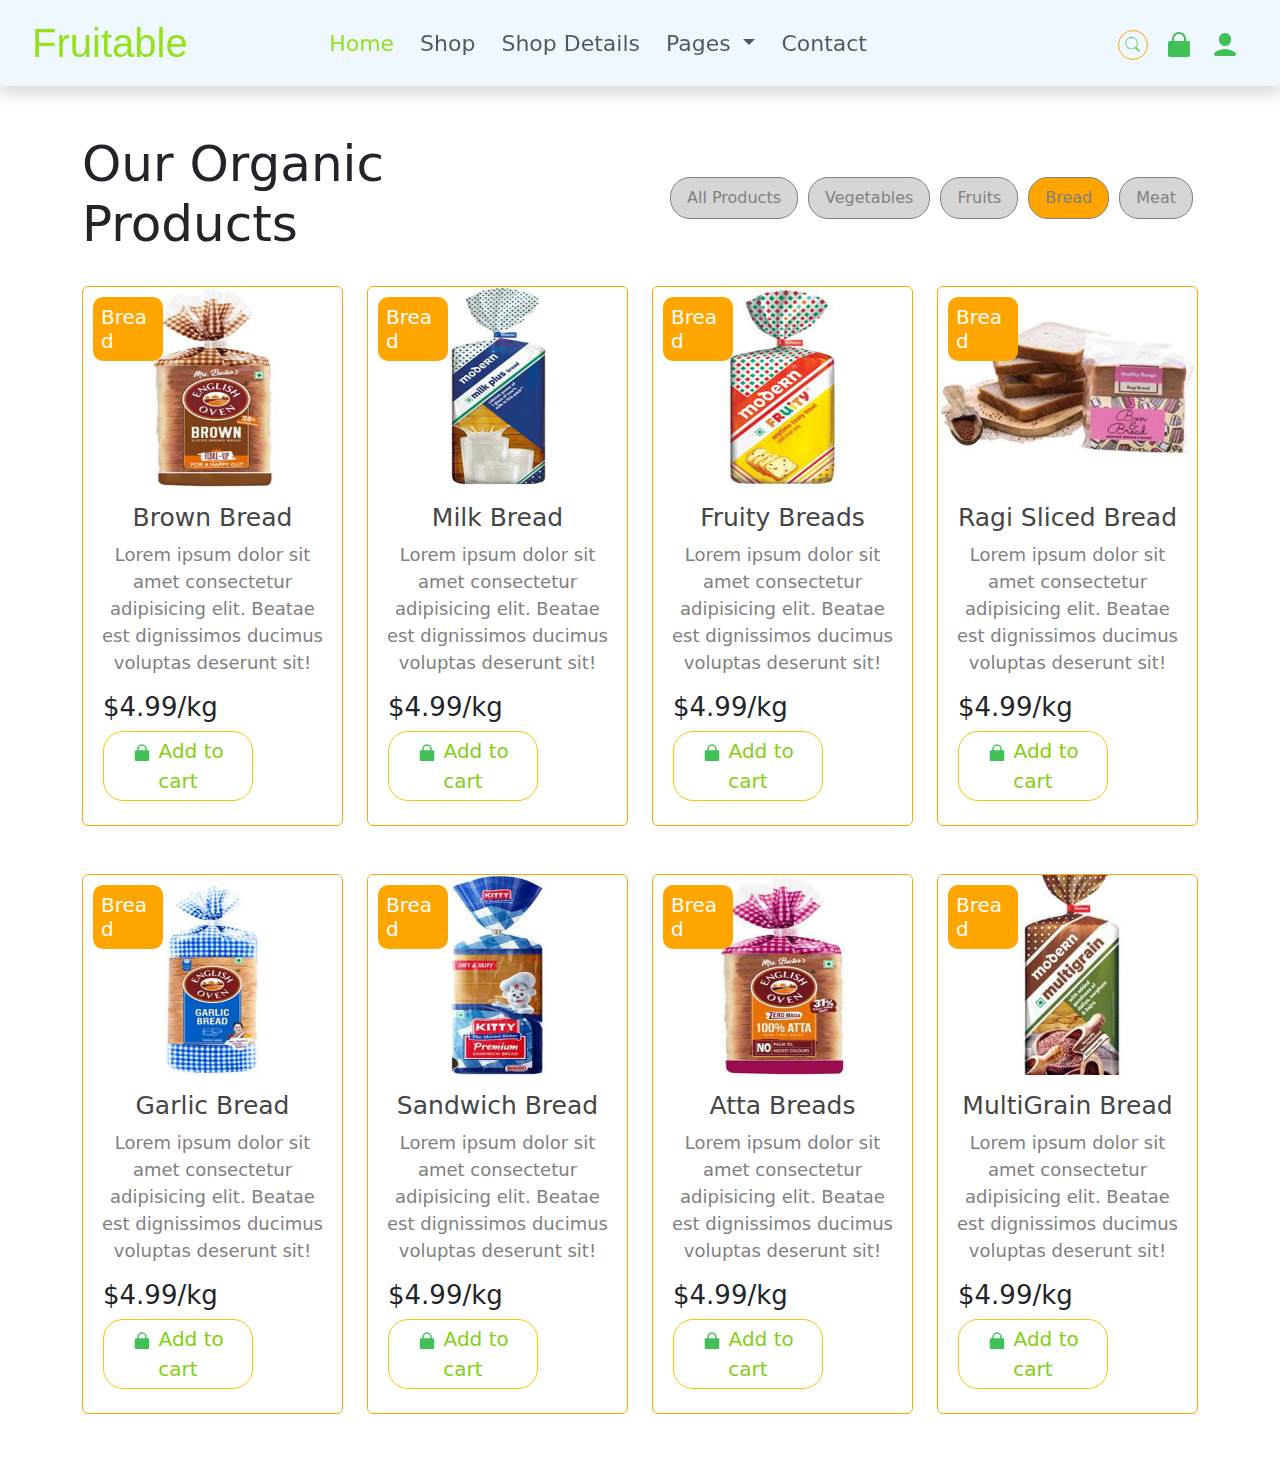
<file: Bread.html>
<!DOCTYPE html>
<html lang="en">
<head>
    <meta charset="UTF-8">
    <meta name="viewport" content="width=device-width, initial-scale=1.0">
    <title>Breads</title>
    <link rel="stylesheet" href="Project.css">
    <link href="https://cdn.jsdelivr.net/npm/bootstrap@5.3.0/dist/css/bootstrap.min.css" rel="stylesheet">
    <script src="https://stackpath.bootstrapcdn.com/bootstrap/5.3.0/js/bootstrap.bundle.min.js"></script>
</head>
<body>
    <nav class="navbar navbar-expand-lg sticky-top shadow">
        <div class="container-fluid">
            <a class="navbar-brand" href="#" style="font-size: 40px; margin-left: 20px; color: rgb(147, 226, 29); font-family: 'Franklin Gothic Medium', 'Arial Narrow', Arial, sans-serif;">Fruitable</a>
            <button class="navbar-toggler" type="button" data-bs-toggle="collapse" data-bs-target="#navbarSupportedContent"
                aria-controls="navbarSupportedContent" aria-expanded="false" aria-label="Toggle navigation">
                <span class="navbar-toggler-icon"></span>
            </button>
      
            <div class="collapse navbar-collapse" id="navbarSupportedContent">
                <ul class="navbar-nav mx-auto">
                    <li class="nav-item">
                        <a class="nav-link active" aria-current="page" href="#" style="color: rgb(147, 226, 29); font-size: 22px;">Home</a>
                    </li>
                    <li class="nav-item">
                        <a class="nav-link" href="#" style="font-size:22px; margin-left: 10px;">Shop</a>
                    </li>
                    <li class="nav-item">
                        <a class="nav-link" href="#" style="font-size:22px; margin-left: 10px;">Shop Details</a>
                    </li>
                    <li class="nav-item dropdown">
                        <a class="nav-link dropdown-toggle" href="#" id="navbarDropdown" role="button" data-bs-toggle="dropdown"
                            aria-expanded="false" style="font-size: 22px; margin-left: 10px;">
                            Pages
                        </a>
                        <ul class="dropdown-menu" aria-labelledby="navbarDropdown">
                            <li><a class="dropdown-item" href="cart.html" style="background-color:  rgb(147, 226, 29);">Card</a></li>
                            <li><a class="dropdown-item" href="checkout.html">Check Out</a></li>
                            <li><a class="dropdown-item" href="Testimonial.html">Testimonial</a></li>
                            <li><a class="dropdown-item" href="404.html">404 Page</a></li>
                        </ul>
                    </li>
                    <li class="nav-item">
                        <a class="nav-link" href="#" style="font-size: 22px;margin-left: 10px;">Contact</a>
                    </li>
                </ul>
                <ul class="navbar-nav ms-auto mb-2 mb-lg-0" style="margin-right: 20px;">
                    <li class="nav-item">
                        <a class="nav-link" href="#" style="font-size: 22px; padding: 0.5rem;">
                            <img src="img/icons8-search-30.png" alt="Search" height="30px" width="30px" 
                            style="border: 1px solid orange; border-radius: 50%; padding: 5px;">
                        </a>
                    </li>
                    <li class="nav-item">
                        <a class="nav-link" href="#" style="font-size: 22px; padding: 0.5rem;">
                            <img src="img/icons8-lock-30.png" alt="Lock" height="30px" width="30px">
                        </a>
                    </li>
                    <li class="nav-item">
                        <a class="nav-link" href="#" style="font-size: 22px; padding: 0.5rem;">
                            <img src="img/icons8-contact-30.png" alt="Contact" height="30px" width="30px">
                        </a>
                    </li>
                </ul>
            </div>
        </div>
      </nav>
      

      <br> <br>

    <div class="container">
        <div class="row align-items-center">
            <!-- Heading Section -->
            <div class="col-12 col-md-6 mb-3 mb-md-0">
                <h1 class="display-4" style="font-size: 50px;">
                    Our Organic <br>Products
                </h1>
            </div>
    
            <!-- Navigation Section -->
            <div class="col-12 col-md-6">
                <ul class="nav justify-content-center justify-content-md-end flex-wrap">
                    <li class="nav-item">
                        <a class="nav-link active" aria-current="page" href="index.html" style="border: 1px solid gray; color: gray; border-radius: 20px; margin: 5px; background-color: rgb(216, 213, 213);">
                            All Products
                        </a>
                    </li>
                    <li class="nav-item">
                        <a class="nav-link" href="Vegetables1.html" style="border: 1px solid gray; color: gray; border-radius: 20px; margin: 5px; background-color: rgb(216, 213, 213);">
                            Vegetables
                        </a>
                    </li>
                    <li class="nav-item">
                        <a class="nav-link" href="Fruit.html" style="border: 1px solid gray; background-color:  rgb(216, 213, 213); color: gray; border-radius: 20px; margin: 5px;">
                            Fruits
                        </a>
                    </li>
                    <li class="nav-item">
                        <a class="nav-link" href="Bread.html" aria-disabled="true" style="border: 1px solid gray; background-color: orange; color: gray; border-radius: 20px; margin: 5px;">
                            Bread
                        </a>
                    </li>
                    <li class="nav-item">
                        <a class="nav-link" href="Meat.html" aria-disabled="true" style="border: 1px solid gray; background-color: rgb(216, 213, 213); color: gray; border-radius: 20px; margin: 5px;">
                            Meat
                        </a>
                    </li>
                </ul>
            </div>
        </div>
    </div>

<br>
<div class="container">
    <div class="row">
        <!-- Card 1 -->
        <div class="col-12 col-sm-6 col-md-3 mb-4">
            <div class="card" style="border: 1px solid orange;">
                <div class="position-relative">
                    <img src="img/bread-brown.jpeg" class="card-img-top" alt="Fruits">
                    <div class="position-absolute top-0 start-0 text-white p-2" style="background-color: orange; margin: 10px; border-radius: 10px; width: 70px;">
                        <h5 class="mb-0">Bread</h5>
                    </div>
                </div>
                <div class="card-body">
                    <h5 class="card-title text-center" style="color: rgb(70, 69, 69); font-size: 25px;">Brown Bread</h5>
                    <p class="card-text" style="text-align: center; font-size: 18px; color: gray;">Lorem ipsum dolor sit amet consectetur adipisicing elit. Beatae est dignissimos ducimus voluptas deserunt sit!</p>
                </div>
                <h1 class="card-text price" style="font-size: 26px; margin-left: 20px;">$4.99/kg</h1>
                <button class="btn btn-sm btn-outline-warning" type="submit" style="width: 150px; color:rgb(131, 207, 17); margin-left: 20px; font-size: 20px; border-radius: 20px 20px 20px 20px;">
                  <img src="img/icons8-lock-30.png" alt="" height="20px" width="20px">  Add to cart
                </button> <br>
            </div>
        </div>
        <!-- Card 2 -->
        <div class="col-12 col-sm-6 col-md-3 mb-4">
            <div class="card" style="border: 1px solid orange;">
                <div class="position-relative">
                    <img src="img/milk bread.jpeg" class="card-img-top" alt="Fruits">
                    <div class="position-absolute top-0 start-0 text-white p-2" style="background-color: orange; margin: 10px; border-radius: 10px; width: 70px;">
                        <h5 class="mb-0">Bread</h5>
                    </div>
                </div>
                <div class="card-body">
                    <h5 class="card-title text-center" style="color: rgb(70, 69, 69); font-size: 25px;">Milk Bread</h5>
                    <p class="card-text" style="text-align: center; color:gray; font-size: 18px;">Lorem ipsum dolor sit amet consectetur adipisicing elit. Beatae est dignissimos ducimus voluptas deserunt sit!</p>
                </div>
                <h1 class="card-text price" style="font-size: 26px; margin-left: 20px;">$4.99/kg</h1>
                <button class="btn btn-sm btn-outline-warning" type="submit" style="width: 150px; color:rgb(131, 207, 17); margin-left: 20px; font-size: 20px; border-radius: 20px 20px 20px 20px;">
                  <img src="img/icons8-lock-30.png" alt="" height="20px" width="20px">  Add to cart
                </button> <br>
            </div>
        </div>
        <!-- Card 3 -->
        <div class="col-12 col-sm-6 col-md-3 mb-4">
            <div class="card" style="border: 1px solid orange;">
                <div class="position-relative">
                    <img src="img/fruity bread.jpeg" class="card-img-top" alt="Fruits">
                    <div class="position-absolute top-0 start-0 text-white p-2" style="background-color: orange; margin: 10px; border-radius: 10px; width: 70px;">
                        <h5 class="mb-0">Bread</h5>
                    </div>
                </div>
                <div class="card-body">
                    <h5 class="card-title text-center" style="color: rgb(70, 69, 69); font-size: 25px;">Fruity Breads</h5>
                    <p class="card-text" style="text-align: center; color:gray; font-size: 18px;">Lorem ipsum dolor sit amet consectetur adipisicing elit. Beatae est dignissimos ducimus voluptas deserunt sit!</p>
                </div>
                <h1 class="card-text price" style="font-size: 26px; margin-left: 20px;">$4.99/kg</h1>
                <button class="btn btn-sm btn-outline-warning" type="submit" style="width: 150px; color:rgb(131, 207, 17); margin-left: 20px; font-size: 20px; border-radius: 20px 20px 20px 20px;">
                  <img src="img/icons8-lock-30.png" alt="" height="20px" width="20px">  Add to cart
                </button> <br>
            </div>
        </div>
        <!-- Card 4 -->
        <div class="col-12 col-sm-6 col-md-3 mb-4">
            <div class="card" style="border: 1px solid orange;">
                <div class="position-relative">
                    <img src="img/bread-ragi-sliced.jpeg" class="card-img-top" alt="Fruits" style="object-fit: cover;">
                    <div class="position-absolute top-0 start-0 text-white p-2" style="background-color: orange; margin: 10px; border-radius: 10px; width: 70px;">
                        <h5 class="mb-0">Bread</h5>
                    </div>
                </div>
                <div class="card-body">
                    <h5 class="card-title text-center" style="color: rgb(70, 69, 69); font-size: 25px;">Ragi Sliced Bread</h5>
                    <p class="card-text" style="text-align: center; color:gray; font-size: 18px;">Lorem ipsum dolor sit amet consectetur adipisicing elit. Beatae est dignissimos ducimus voluptas deserunt sit!</p>
                </div>
                <h1 class="card-text price" style="font-size: 26px; margin-left: 20px;">$4.99/kg</h1>
                <button class="btn btn-sm btn-outline-warning" type="submit" style="width: 150px; color:rgb(131, 207, 17); margin-left: 20px; font-size: 20px; border-radius: 20px 20px 20px 20px;">
                  <img src="img/icons8-lock-30.png" alt="" height="20px" width="20px">  Add to cart
                </button> <br>
            </div>
        </div>
    </div>
</div> <br> 
      
<div class="container">
    <div class="row">
        <!-- Card 1 -->
        <div class="col-12 col-sm-6 col-md-3 mb-4">
            <div class="card" style="border: 1px solid orange;">
                <div class="position-relative">
                    <img src="img/garlic-bread.jpeg" class="card-img-top" alt="Fruits">
                    <div class="position-absolute top-0 start-0 text-white p-2" style="background-color: orange; margin: 10px; border-radius: 10px; width: 70px;">
                        <h5 class="mb-0">Bread</h5>
                    </div>
                </div>
                <div class="card-body">
                    <h5 class="card-title text-center" style="color: rgb(70, 69, 69); font-size: 25px;">Garlic Bread</h5>
                    <p class="card-text" style="text-align: center; font-size: 18px; color: gray;">Lorem ipsum dolor sit amet consectetur adipisicing elit. Beatae est dignissimos ducimus voluptas deserunt sit!</p>
                </div>
                <h1 class="card-text price" style="font-size: 26px; margin-left: 20px;">$4.99/kg</h1>
                <button class="btn btn-sm btn-outline-warning" type="submit" style="width: 150px; color:rgb(131, 207, 17); margin-left: 20px; font-size: 20px; border-radius: 20px 20px 20px 20px;">
                  <img src="img/icons8-lock-30.png" alt="" height="20px" width="20px">  Add to cart
                </button> <br>
            </div>
        </div>
        <!-- Card 2 -->
        <div class="col-12 col-sm-6 col-md-3 mb-4">
            <div class="card" style="border: 1px solid orange;">
                <div class="position-relative">
                    <img src="img/sandwich bread.jpeg" class="card-img-top" alt="Fruits">
                    <div class="position-absolute top-0 start-0 text-white p-2" style="background-color: orange; margin: 10px; border-radius: 10px; width: 70px;">
                        <h5 class="mb-0">Bread</h5>
                    </div>
                </div>
                <div class="card-body">
                    <h5 class="card-title text-center" style="color: rgb(70, 69, 69); font-size: 25px;">Sandwich Bread</h5>
                    <p class="card-text" style="text-align: center; color:gray; font-size: 18px;">Lorem ipsum dolor sit amet consectetur adipisicing elit. Beatae est dignissimos ducimus voluptas deserunt sit!</p>
                </div>
                <h1 class="card-text price" style="font-size: 26px; margin-left: 20px;">$4.99/kg</h1>
                <button class="btn btn-sm btn-outline-warning" type="submit" style="width: 150px; color:rgb(131, 207, 17); margin-left: 20px; font-size: 20px; border-radius: 20px 20px 20px 20px;">
                  <img src="img/icons8-lock-30.png" alt="" height="20px" width="20px">  Add to cart
                </button> <br>
            </div>
        </div>
        <!-- Card 3 -->
        <div class="col-12 col-sm-6 col-md-3 mb-4">
            <div class="card" style="border: 1px solid orange;">
                <div class="position-relative">
                    <img src="img/atta-bread.jpeg" class="card-img-top" alt="Fruits">
                    <div class="position-absolute top-0 start-0 text-white p-2" style="background-color: orange; margin: 10px; border-radius: 10px; width: 70px;">
                        <h5 class="mb-0">Bread</h5>
                    </div>
                </div>
                <div class="card-body">
                    <h5 class="card-title text-center" style="color: rgb(70, 69, 69); font-size: 25px;">Atta Breads</h5>
                    <p class="card-text" style="text-align: center; color:gray; font-size: 18px;">Lorem ipsum dolor sit amet consectetur adipisicing elit. Beatae est dignissimos ducimus voluptas deserunt sit!</p>
                </div>
                <h1 class="card-text price" style="font-size: 26px; margin-left: 20px;">$4.99/kg</h1>
                <button class="btn btn-sm btn-outline-warning" type="submit" style="width: 150px; color:rgb(131, 207, 17); margin-left: 20px; font-size: 20px; border-radius: 20px 20px 20px 20px;">
                  <img src="img/icons8-lock-30.png" alt="" height="20px" width="20px">  Add to cart
                </button> <br>
            </div>
        </div>
        <!-- Card 4 -->
        <div class="col-12 col-sm-6 col-md-3 mb-4">
            <div class="card" style="border: 1px solid orange;">
                <div class="position-relative">
                    <img src="img/multigrain bread.jpeg" class="card-img-top" alt="Fruits" style="object-fit: cover;">
                    <div class="position-absolute top-0 start-0 text-white p-2" style="background-color: orange; margin: 10px; border-radius: 10px; width: 70px;">
                        <h5 class="mb-0">Bread</h5>
                    </div>
                </div>
                <div class="card-body">
                    <h5 class="card-title text-center" style="color: rgb(70, 69, 69); font-size: 25px;">MultiGrain Bread</h5>
                    <p class="card-text" style="text-align: center; color:gray; font-size: 18px;">Lorem ipsum dolor sit amet consectetur adipisicing elit. Beatae est dignissimos ducimus voluptas deserunt sit!</p>
                </div>
                <h1 class="card-text price" style="font-size: 26px; margin-left: 20px;">$4.99/kg</h1>
                <button class="btn btn-sm btn-outline-warning" type="submit" style="width: 150px; color:rgb(131, 207, 17); margin-left: 20px; font-size: 20px; border-radius: 20px 20px 20px 20px;">
                  <img src="img/icons8-lock-30.png" alt="" height="20px" width="20px">  Add to cart
                </button> <br>
            </div>
        </div>
    </div>
</div> <br> 
      
    




    <script src="https://cdn.jsdelivr.net/npm/bootstrap@5.3.0/dist/js/bootstrap.bundle.min.js"></script>
</body>
</html>
</file>
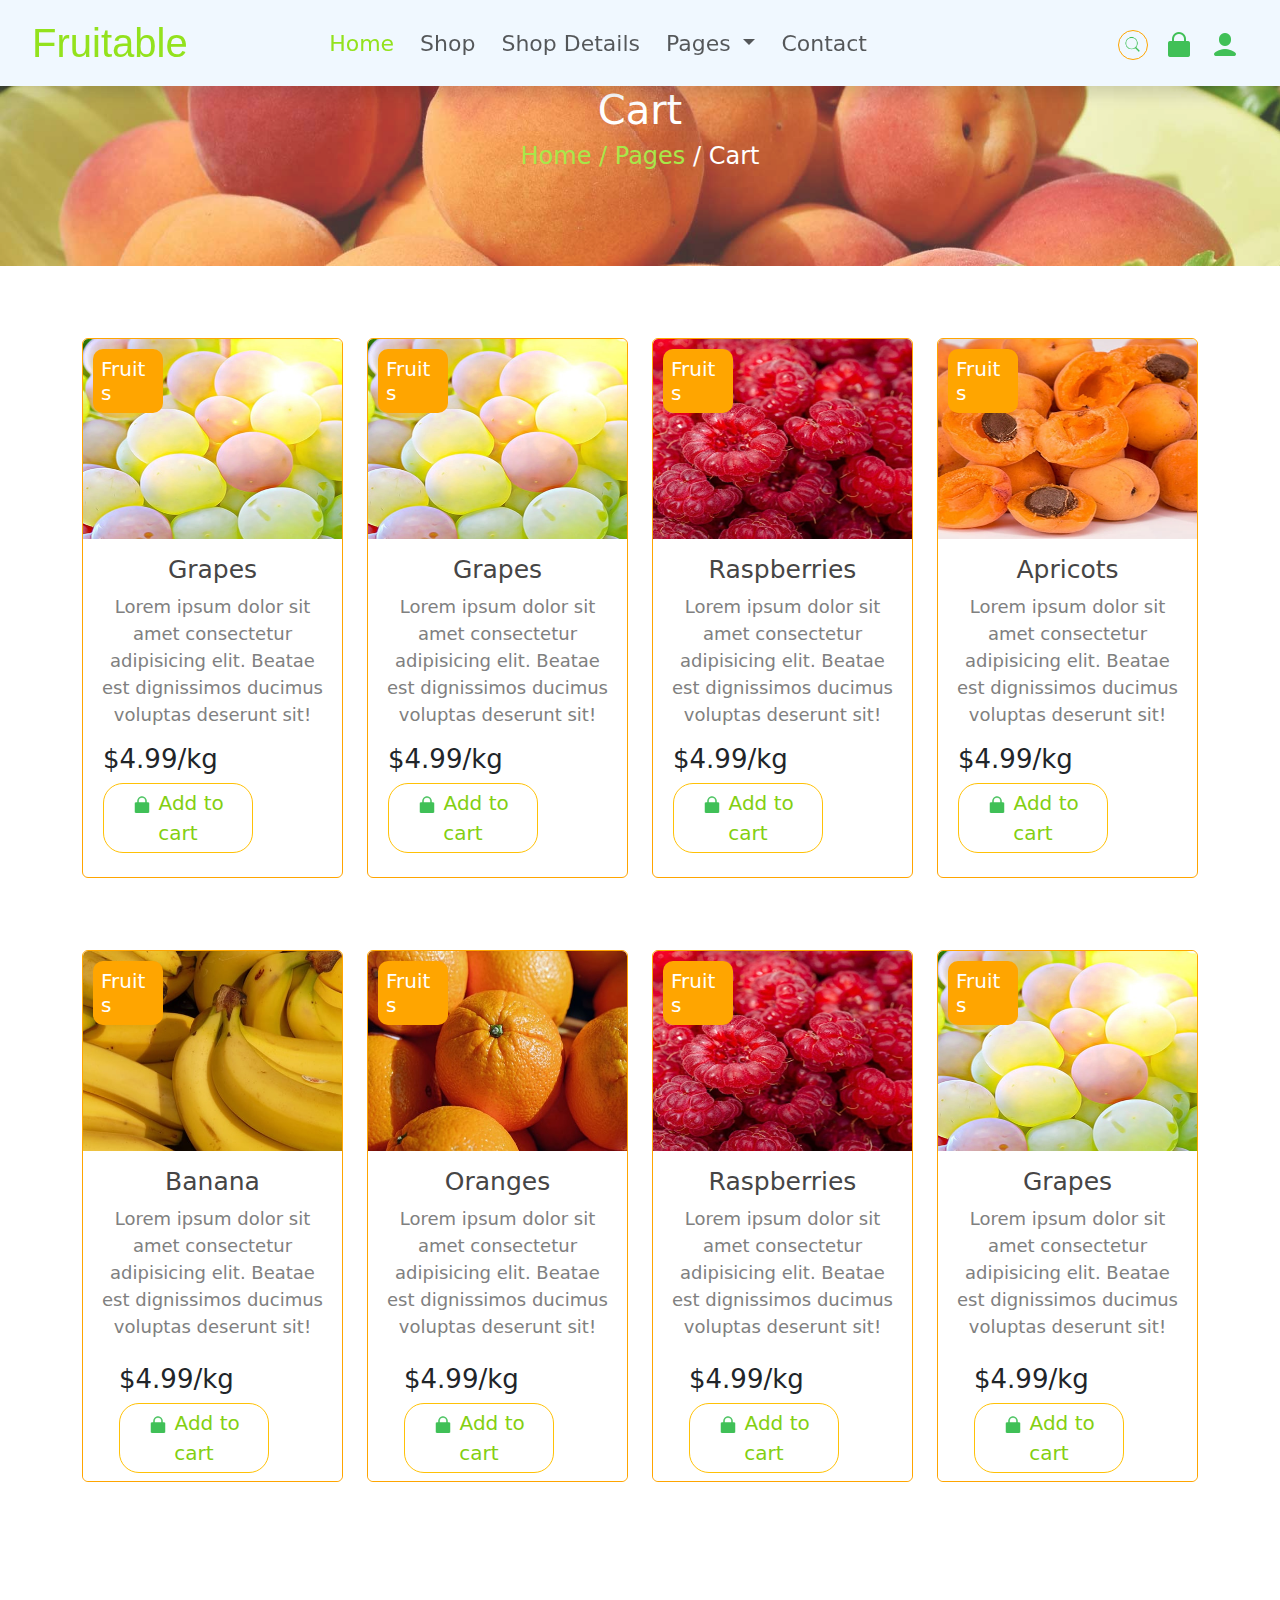
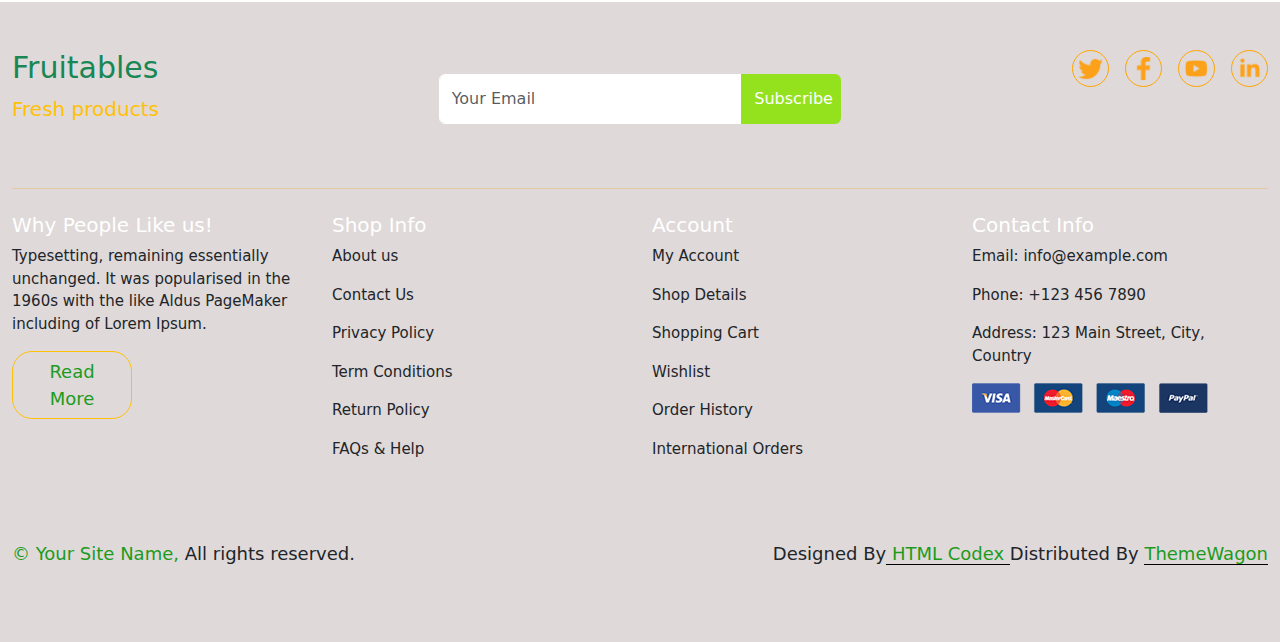
<file: cart.html>
<!DOCTYPE html>
<html lang="en">
<head>
    <meta charset="UTF-8">
    <meta name="viewport" content="width=device-width, initial-scale=1.0">
    <title>Cards</title>
    <link rel="stylesheet" href="Project.css">
    <link href="https://cdn.jsdelivr.net/npm/bootstrap@5.3.0/dist/css/bootstrap.min.css" rel="stylesheet">
    <script src="https://stackpath.bootstrapcdn.com/bootstrap/5.3.0/js/bootstrap.bundle.min.js"></script>
</head>
<body>
    <nav class="navbar navbar-expand-lg sticky-top shadow">
        <div class="container-fluid">
            <a class="navbar-brand" href="#" style="font-size: 40px; margin-left: 20px; color: rgb(147, 226, 29); font-family: 'Franklin Gothic Medium', 'Arial Narrow', Arial, sans-serif;">Fruitable</a>
            <button class="navbar-toggler" type="button" data-bs-toggle="collapse" data-bs-target="#navbarSupportedContent"
                aria-controls="navbarSupportedContent" aria-expanded="false" aria-label="Toggle navigation">
                <span class="navbar-toggler-icon"></span>
            </button>
      
            <div class="collapse navbar-collapse" id="navbarSupportedContent">
                <ul class="navbar-nav mx-auto">
                    <li class="nav-item">
                        <a class="nav-link active" aria-current="page" href="#" style="color: rgb(147, 226, 29); font-size: 22px;">Home</a>
                    </li>
                    <li class="nav-item">
                        <a class="nav-link" href="#" style="font-size:22px; margin-left: 10px;">Shop</a>
                    </li>
                    <li class="nav-item">
                        <a class="nav-link" href="#" style="font-size:22px; margin-left: 10px;">Shop Details</a>
                    </li>
                    <li class="nav-item dropdown">
                        <a class="nav-link dropdown-toggle" href="#" id="navbarDropdown" role="button" data-bs-toggle="dropdown"
                            aria-expanded="false" style="font-size: 22px; margin-left: 10px;">
                            Pages
                        </a>
                        <ul class="dropdown-menu" aria-labelledby="navbarDropdown">
                            <li><a class="dropdown-item" href="cart.html" style="background-color:  rgb(147, 226, 29);">Card</a></li>
                            <li><a class="dropdown-item" href="checkout.html">Check Out</a></li>
                            <li><a class="dropdown-item" href="Testimonial.html">Testimonial</a></li>
                            <li><a class="dropdown-item" href="404.html">404 Page</a></li>
                        </ul>
                    </li>
                    <li class="nav-item">
                        <a class="nav-link" href="#" style="font-size: 22px;margin-left: 10px;">Contact</a>
                    </li>
                </ul>
                <ul class="navbar-nav ms-auto mb-2 mb-lg-0" style="margin-right: 20px;">
                    <li class="nav-item">
                        <a class="nav-link" href="#" style="font-size: 22px; padding: 0.5rem;">
                            <img src="img/icons8-search-30.png" alt="Search" height="30px" width="30px" 
                            style="border: 1px solid orange; border-radius: 50%; padding: 5px;">
                        </a>
                    </li>
                    <li class="nav-item">
                        <a class="nav-link" href="#" style="font-size: 22px; padding: 0.5rem;">
                            <img src="img/icons8-lock-30.png" alt="Lock" height="30px" width="30px">
                        </a>
                    </li>
                    <li class="nav-item">
                        <a class="nav-link" href="#" style="font-size: 22px; padding: 0.5rem;">
                            <img src="img/icons8-contact-30.png" alt="Contact" height="30px" width="30px">
                        </a>
                    </li>
                </ul>
            </div>
        </div>
      </nav>


    <div class="img1">
        <h1 style="text-align: center; font-size:40px;color: white;">Cart</h1>
        <h3 style="text-align: center;font-size: 24px;"> <span style="color: rgb(147, 226, 29);">Home / Pages</span> <span style="color: white;">/ Cart</span></h3>
    </div>
<br> <br> <br>
    <div class="container">
        <div class="row">
            <!-- Card 1 -->
            <div class="col-12 col-sm-6 col-md-3 mb-4">
                <div class="card" style="border: 1px solid orange;">
                    <div class="position-relative">
                        <img src="img/best-product-5.jpg" class="card-img-top" alt="Fruits">
                        <div class="position-absolute top-0 start-0 text-white p-2" style="background-color: orange; margin: 10px; border-radius: 10px; width: 70px;">
                            <h5 class="mb-0">Fruits</h5>
                        </div>
                    </div>
                    <div class="card-body">
                        <h5 class="card-title text-center" style="color: rgb(70, 69, 69); font-size: 25px;">Grapes</h5>
                        <p class="card-text" style="text-align: center; font-size: 18px; color: gray;">Lorem ipsum dolor sit amet consectetur adipisicing elit. Beatae est dignissimos ducimus voluptas deserunt sit!</p>
                    </div>
                    <h1 class="card-text price" style="font-size: 26px; margin-left: 20px;">$4.99/kg</h1>
                    <button class="btn btn-sm btn-outline-warning" type="submit" style="width: 150px; color:rgb(131, 207, 17); margin-left: 20px; font-size: 20px; border-radius: 20px 20px 20px 20px;">
                      <img src="img/icons8-lock-30.png" alt="" height="20px" width="20px">  Add to cart
                    </button> <br>
                </div>
            </div>
            <!-- Card 2 -->
            <div class="col-12 col-sm-6 col-md-3 mb-4">
                <div class="card" style="border: 1px solid orange;">
                    <div class="position-relative">
                        <img src="img/best-product-5.jpg" class="card-img-top" alt="Fruits">
                        <div class="position-absolute top-0 start-0 text-white p-2" style="background-color: orange; margin: 10px; border-radius: 10px; width: 70px;">
                            <h5 class="mb-0">Fruits</h5>
                        </div>
                    </div>
                    <div class="card-body">
                        <h5 class="card-title text-center" style="color: rgb(70, 69, 69); font-size: 25px;">Grapes</h5>
                        <p class="card-text" style="text-align: center; color:gray; font-size: 18px;">Lorem ipsum dolor sit amet consectetur adipisicing elit. Beatae est dignissimos ducimus voluptas deserunt sit!</p>
                    </div>
                    <h1 class="card-text price" style="font-size: 26px; margin-left: 20px;">$4.99/kg</h1>
                    <button class="btn btn-sm btn-outline-warning" type="submit" style="width: 150px; color:rgb(131, 207, 17); margin-left: 20px; font-size: 20px; border-radius: 20px 20px 20px 20px;">
                      <img src="img/icons8-lock-30.png" alt="" height="20px" width="20px">  Add to cart
                    </button> <br>
                </div>
            </div>
            <!-- Card 3 -->
            <div class="col-12 col-sm-6 col-md-3 mb-4">
                <div class="card" style="border: 1px solid orange;">
                    <div class="position-relative">
                        <img src="img/best-product-2.jpg" class="card-img-top" alt="Fruits">
                        <div class="position-absolute top-0 start-0 text-white p-2" style="background-color: orange; margin: 10px; border-radius: 10px; width: 70px;">
                            <h5 class="mb-0">Fruits</h5>
                        </div>
                    </div>
                    <div class="card-body">
                        <h5 class="card-title text-center" style="color: rgb(70, 69, 69); font-size: 25px;">Raspberries</h5>
                        <p class="card-text" style="text-align: center; color:gray; font-size: 18px;">Lorem ipsum dolor sit amet consectetur adipisicing elit. Beatae est dignissimos ducimus voluptas deserunt sit!</p>
                    </div>
                    <h1 class="card-text price" style="font-size: 26px; margin-left: 20px;">$4.99/kg</h1>
                    <button class="btn btn-sm btn-outline-warning" type="submit" style="width: 150px; color:rgb(131, 207, 17); margin-left: 20px; font-size: 20px; border-radius: 20px 20px 20px 20px;">
                      <img src="img/icons8-lock-30.png" alt="" height="20px" width="20px">  Add to cart
                    </button> <br>
                </div>
            </div>
            <!-- Card 4 -->
            <div class="col-12 col-sm-6 col-md-3 mb-4">
                <div class="card" style="border: 1px solid orange;">
                    <div class="position-relative">
                        <img src="img/best-product-4.jpg" class="card-img-top" alt="Fruits">
                        <div class="position-absolute top-0 start-0 text-white p-2" style="background-color: orange; margin: 10px; border-radius: 10px; width: 70px;">
                            <h5 class="mb-0">Fruits</h5>
                        </div>
                    </div>
                    <div class="card-body">
                        <h5 class="card-title text-center" style="color: rgb(70, 69, 69); font-size: 25px;">Apricots</h5>
                        <p class="card-text" style="text-align: center; color:gray; font-size: 18px;">Lorem ipsum dolor sit amet consectetur adipisicing elit. Beatae est dignissimos ducimus voluptas deserunt sit!</p>
                    </div>
                    <h1 class="card-text price" style="font-size: 26px; margin-left: 20px;">$4.99/kg</h1>
                    <button class="btn btn-sm btn-outline-warning" type="submit" style="width: 150px; color:rgb(131, 207, 17); margin-left: 20px; font-size: 20px; border-radius: 20px 20px 20px 20px;">
                      <img src="img/icons8-lock-30.png" alt="" height="20px" width="20px">  Add to cart
                    </button> <br>
                </div>
            </div>
        </div>
    </div>

    <br> <br>
    <div class="container">
        <div class="row">
            <!-- Card 1 -->
            <div class="col-12 col-sm-6 col-md-3 mb-4">
                <div class="card h-100" style="border: 1px solid orange;">
                    <div class="position-relative">
                        <img src="img/fruite-item-3.jpg" class="card-img-top" alt="Fruits">
                        <div class="position-absolute top-0 start-0 text-white p-2" style="background-color: orange; margin: 10px; border-radius: 10px; width: 70px;">
                            <h5 class="mb-0">Fruits</h5>
                        </div>
                    </div>
                    <div class="card-body d-flex flex-column">
                        <h5 class="card-title text-center" style="color: rgb(70, 69, 69); font-size: 25px;">Banana</h5>
                        <p class="card-text text-center" style="font-size: 18px; color: gray;">Lorem ipsum dolor sit amet consectetur adipisicing elit. Beatae est dignissimos ducimus voluptas deserunt sit!</p>
                    </div>
                    <div class="card-footer bg-white border-0">
                        <h1 class="card-text price" style="font-size: 26px; margin-left: 20px;">$4.99/kg</h1>
                        <button class="btn btn-sm btn-outline-warning" type="submit" style="width: 150px; color:rgb(131, 207, 17); margin-left: 20px; font-size: 20px; border-radius: 20px;">
                            <img src="img/icons8-lock-30.png" alt="Lock" height="20px" width="20px"> Add to cart
                        </button>
                    </div>
                </div>
            </div>
            <!-- Card 2 -->
            <div class="col-12 col-sm-6 col-md-3 mb-4">
                <div class="card h-100" style="border: 1px solid orange;">
                    <div class="position-relative">
                        <img src="img/fruite-item-1.jpg" class="card-img-top" alt="Fruits">
                        <div class="position-absolute top-0 start-0 text-white p-2" style="background-color: orange; margin: 10px; border-radius: 10px; width: 70px;">
                            <h5 class="mb-0">Fruits</h5>
                        </div>
                    </div>
                    <div class="card-body d-flex flex-column">
                        <h5 class="card-title text-center" style="color: rgb(70, 69, 69); font-size: 25px;">Oranges</h5>
                        <p class="card-text text-center" style="font-size: 18px; color: gray;">Lorem ipsum dolor sit amet consectetur adipisicing elit. Beatae est dignissimos ducimus voluptas deserunt sit!</p>
                    </div>
                    <div class="card-footer bg-white border-0">
                        <h1 class="card-text price" style="font-size: 26px; margin-left: 20px;">$4.99/kg</h1>
                        <button class="btn btn-sm btn-outline-warning" type="submit" style="width: 150px; color:rgb(131, 207, 17); margin-left: 20px; font-size: 20px; border-radius: 20px;">
                            <img src="img/icons8-lock-30.png" alt="Lock" height="20px" width="20px"> Add to cart
                        </button>
                    </div>
                </div>
            </div>
            <!-- Card 3 -->
            <div class="col-12 col-sm-6 col-md-3 mb-4">
                <div class="card h-100" style="border: 1px solid orange;">
                    <div class="position-relative">
                        <img src="img/best-product-2.jpg" class="card-img-top" alt="Fruits">
                        <div class="position-absolute top-0 start-0 text-white p-2" style="background-color: orange; margin: 10px; border-radius: 10px; width: 70px;">
                            <h5 class="mb-0">Fruits</h5>
                        </div>
                    </div>
                    <div class="card-body d-flex flex-column">
                        <h5 class="card-title text-center" style="color: rgb(70, 69, 69); font-size: 25px;">Raspberries</h5>
                        <p class="card-text text-center" style="font-size: 18px; color: gray;">Lorem ipsum dolor sit amet consectetur adipisicing elit. Beatae est dignissimos ducimus voluptas deserunt sit!</p>
                    </div>
                    <div class="card-footer bg-white border-0">
                        <h1 class="card-text price" style="font-size: 26px; margin-left: 20px;">$4.99/kg</h1>
                        <button class="btn btn-sm btn-outline-warning" type="submit" style="width: 150px; color:rgb(131, 207, 17); margin-left: 20px; font-size: 20px; border-radius: 20px;">
                            <img src="img/icons8-lock-30.png" alt="Lock" height="20px" width="20px"> Add to cart
                        </button>
                    </div>
                </div>
            </div>
            <!-- Card 4 -->
            <div class="col-12 col-sm-6 col-md-3 mb-4">
                <div class="card h-100" style="border: 1px solid orange;">
                    <div class="position-relative">
                        <img src="img/best-product-5.jpg" class="card-img-top" alt="Fruits">
                        <div class="position-absolute top-0 start-0 text-white p-2" style="background-color: orange; margin: 10px; border-radius: 10px; width: 70px;">
                            <h5 class="mb-0">Fruits</h5>
                        </div>
                    </div>
                    <div class="card-body d-flex flex-column">
                        <h5 class="card-title text-center" style="color: rgb(70, 69, 69); font-size: 25px;">Grapes</h5>
                        <p class="card-text text-center" style="font-size: 18px; color: gray;">Lorem ipsum dolor sit amet consectetur adipisicing elit. Beatae est dignissimos ducimus voluptas deserunt sit!</p>
                    </div>
                    <div class="card-footer bg-white border-0">
                        <h1 class="card-text price" style="font-size: 26px; margin-left: 20px;">$4.99/kg</h1>
                        <button class="btn btn-sm btn-outline-warning" type="submit" style="width: 150px; color:rgb(131, 207, 17); margin-left: 20px; font-size: 20px; border-radius: 20px;">
                            <img src="img/icons8-lock-30.png" alt="Lock" height="20px" width="20px"> Add to cart
                        </button>
                    </div>
                </div>
            </div>
        </div>
    </div>
    </div>


    <br><br><br> <br>
<!-- Footer -->
<footer class="pt-5 footer" style="width: 100%; margin-left: 0;">
    <div class="container-fluid">
        <div class="row">
            <!-- Column 1: Brand and Subscription -->
            <div class="col-md-4 mb-4 text-center text-md-start">
                <h5 class="text-success" style="font-size: 30px;">Fruitables</h5>
                <p class="text-warning" style="font-size: 20px;">Fresh products</p>
            </div>
            <div class="col-md-4 mb-4 text-center">
                <form class="d-flex flex-column flex-md-row align-items-center justify-content-center" style="width: 100%; max-width: 440px; margin: 0 auto;">
                    <div class="input-group mt-4 mx-auto" style="max-width: 100%;">
                        <input type="text" class="form-control custom-btn" placeholder="Your Email" aria-label="Search" style="border: 1px solid white; background-color: white;">
                        <button class="btn rounded-end custom-btn" type="button" style="background-color: rgb(147, 226, 29); color: white; height: 50px; width: 100px;">Subscribe</button>
                    </div>
                </form>
            </div>
            <div class="col-md-4 mb-4 text-center text-md-end">
                <div class="d-flex justify-content-center justify-content-md-end mb-3 flex-wrap">
                    <a href="#" class="social-icon text-white me-3 mb-2">
                        <img src="img/icons8-twitter-26.png" alt="Twitter" height="25" width="25">
                    </a>
                    <a href="#" class="social-icon text-white me-3 mb-2">
                        <img src="img/icons8-facebook-26.png" alt="Facebook" height="25" width="25">
                    </a>
                    <a href="#" class="social-icon text-white me-3 mb-2">
                        <img src="img/icons8-youtube-26.png" alt="YouTube" height="25" width="25">
                    </a>
                    <a href="#" class="social-icon text-white mb-2">
                        <img src="img/icons8-linkedin-2-26.png" alt="LinkedIn" height="25" width="25">
                    </a>
                </div>
            </div>
        </div>
        <hr class="my-4" style="color: rgb(243, 161, 8);">
        <div class="row">
            <!-- Column 2: Why People Like Us -->
            <div class="col-lg-3 col-md-6 mb-4 text-center text-md-start">
                <h5 class="text-white" style="font-size: 20px;">Why People Like us!</h5>
                <p style="font-size: 15px;">Typesetting, remaining essentially unchanged. It was popularised in the 1960s with the like Aldus PageMaker including of Lorem Ipsum.</p>
                <button class="btn btn-outline-warning" style="font-size: 18px; border-radius: 20px; width: 120px; color: rgb(28, 155, 28);">Read More</button>
            </div>
            <!-- Column 3: Shop Info -->
            <div class="col-lg-3 col-md-6 mb-4 text-center text-md-start">
                <h5 class="text-white" style="font-size: 20px;">Shop Info</h5>
                <p style="font-size: 15px;">About us</p>
                <p style="font-size: 15px;">Contact Us</p>
                <p style="font-size: 15px;">Privacy Policy</p>
                <p style="font-size: 15px;">Term Conditions</p>
                <p style="font-size: 15px;">Return Policy</p>
                <p style="font-size: 15px;">FAQs & Help</p>
            </div>
            <!-- Column 4: Account -->
            <div class="col-lg-3 col-md-6 mb-4 text-center text-md-start">
                <h5 class="text-white" style="font-size: 20px;">Account</h5>
                <p style="font-size: 15px;">My Account</p>
                <p style="font-size: 15px;">Shop Details</p>
                <p style="font-size: 15px;">Shopping Cart</p>
                <p style="font-size: 15px;">Wishlist</p>
                <p style="font-size: 15px;">Order History</p>
                <p style="font-size: 15px;">International Orders</p>
            </div>
            <!-- Column 5: Contact Info -->
            <div class="col-lg-3 col-md-6 mb-4 text-center text-md-start">
                <h5 class="text-white" style="font-size: 20px;">Contact Info</h5>
                <p style="font-size: 15px;">Email: info@example.com</p>
                <p style="font-size: 15px;">Phone: +123 456 7890</p>
                <p style="font-size: 15px;">Address: 123 Main Street, City, Country</p>
                <div class="d-flex justify-content-center justify-content-md-start">
                    <img src="img/payment.png" alt="Payment Methods" style="max-width: 100%;">
                </div>
            </div>
        </div>
        <div class="d-flex justify-content-between py-3 mt-4 flex-column flex-md-row text-center text-md-left">
            <div class="left mb-3 mb-md-0">
                <p class="mb-0" style="font-size: 18px;"> <span style="color: rgb(28, 155, 28);">&copy; Your Site Name,</span> All rights reserved.</p>
            </div>
            <div class="right">
                <p class="mb-0" style="font-size: 18px;">Designed By<span style="color: rgb(28, 155, 28);border-bottom: 1px solid black;"> HTML Codex </span> Distributed By <span style="color: rgb(28, 155, 28);border-bottom: 1px solid black;"> ThemeWagon </span></p>
            </div>
        </div>
    </div>
</footer>

    <script src="https://cdn.jsdelivr.net/npm/bootstrap@5.3.0/dist/js/bootstrap.bundle.min.js"></script>
    
    
</body>
</html>
</file>
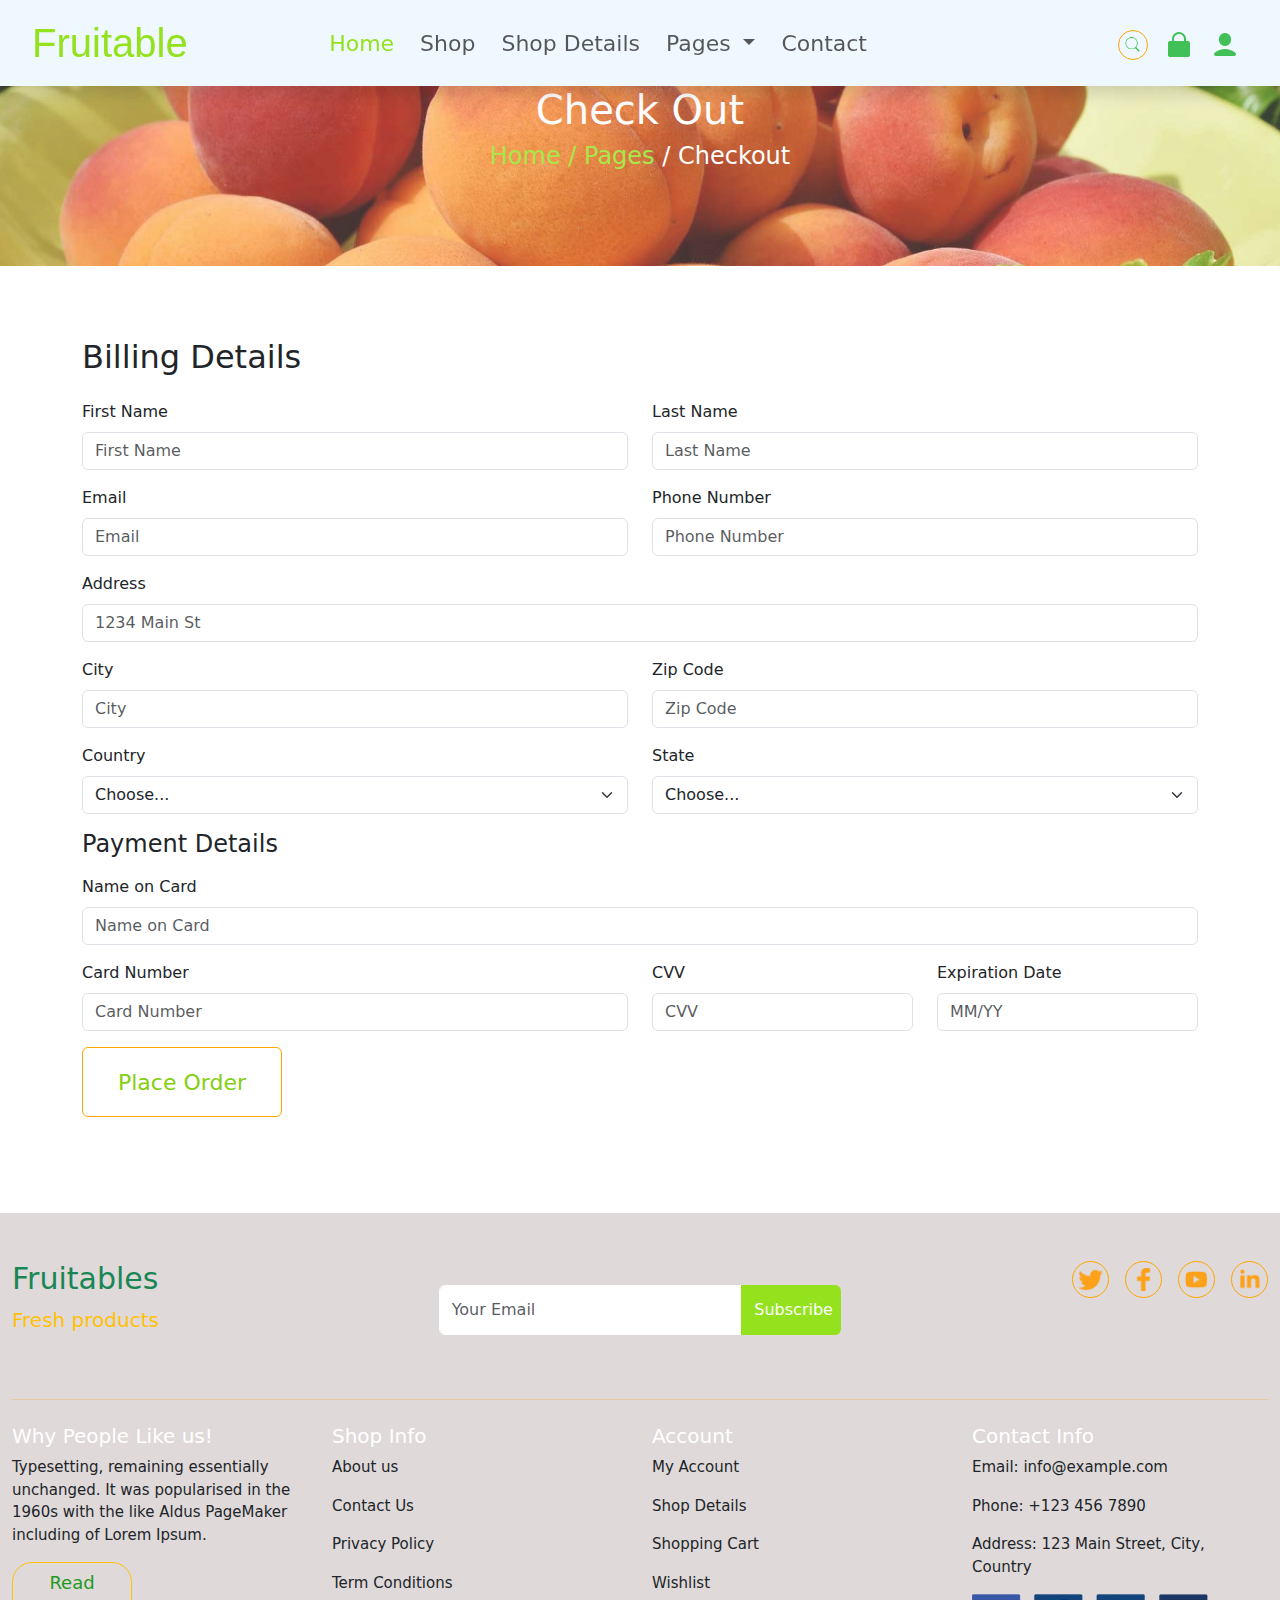
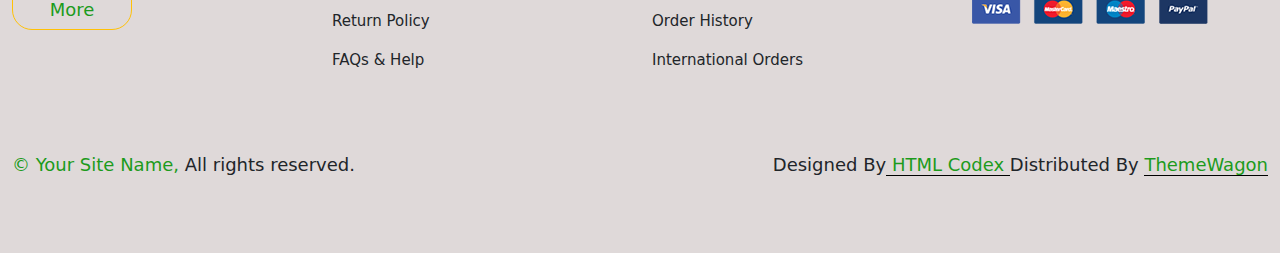
<file: checkout.html>
<!DOCTYPE html>
<html lang="en">
<head>
    <meta charset="UTF-8">
    <meta name="viewport" content="width=device-width, initial-scale=1.0">
    <title>Check Out</title>
    <link rel="stylesheet" href="Project.css">
    <link href="https://cdn.jsdelivr.net/npm/bootstrap@5.3.0/dist/css/bootstrap.min.css" rel="stylesheet">
    <script src="https://stackpath.bootstrapcdn.com/bootstrap/5.3.0/js/bootstrap.bundle.min.js"></script>
</head>
<body>
    <nav class="navbar navbar-expand-lg sticky-top shadow">
        <div class="container-fluid">
            <a class="navbar-brand" href="#" style="font-size: 40px; margin-left: 20px; color: rgb(147, 226, 29); font-family: 'Franklin Gothic Medium', 'Arial Narrow', Arial, sans-serif;">Fruitable</a>
            <button class="navbar-toggler" type="button" data-bs-toggle="collapse" data-bs-target="#navbarSupportedContent"
                aria-controls="navbarSupportedContent" aria-expanded="false" aria-label="Toggle navigation">
                <span class="navbar-toggler-icon"></span>
            </button>
      
            <div class="collapse navbar-collapse" id="navbarSupportedContent">
                <ul class="navbar-nav mx-auto">
                    <li class="nav-item">
                        <a class="nav-link active" aria-current="page" href="#" style="color: rgb(147, 226, 29); font-size: 22px;">Home</a>
                    </li>
                    <li class="nav-item">
                        <a class="nav-link" href="#" style="font-size:22px; margin-left: 10px;">Shop</a>
                    </li>
                    <li class="nav-item">
                        <a class="nav-link" href="#" style="font-size:22px; margin-left: 10px;">Shop Details</a>
                    </li>
                    <li class="nav-item dropdown">
                        <a class="nav-link dropdown-toggle" href="#" id="navbarDropdown" role="button" data-bs-toggle="dropdown"
                            aria-expanded="false" style="font-size: 22px; margin-left: 10px;">
                            Pages
                        </a>
                        <ul class="dropdown-menu" aria-labelledby="navbarDropdown">
                            <li><a class="dropdown-item" href="cart.html" style="background-color:  rgb(147, 226, 29);">Card</a></li>
                            <li><a class="dropdown-item" href="checkout.html">Check Out</a></li>
                            <li><a class="dropdown-item" href="Testimonial.html">Testimonial</a></li>
                            <li><a class="dropdown-item" href="404.html">404 Page</a></li>
                        </ul>
                    </li>
                    <li class="nav-item">
                        <a class="nav-link" href="#" style="font-size: 22px;margin-left: 10px;">Contact</a>
                    </li>
                </ul>
                <ul class="navbar-nav ms-auto mb-2 mb-lg-0" style="margin-right: 20px;">
                    <li class="nav-item">
                        <a class="nav-link" href="#" style="font-size: 22px; padding: 0.5rem;">
                            <img src="img/icons8-search-30.png" alt="Search" height="30px" width="30px" 
                            style="border: 1px solid orange; border-radius: 50%; padding: 5px;">
                        </a>
                    </li>
                    <li class="nav-item">
                        <a class="nav-link" href="#" style="font-size: 22px; padding: 0.5rem;">
                            <img src="img/icons8-lock-30.png" alt="Lock" height="30px" width="30px">
                        </a>
                    </li>
                    <li class="nav-item">
                        <a class="nav-link" href="#" style="font-size: 22px; padding: 0.5rem;">
                            <img src="img/icons8-contact-30.png" alt="Contact" height="30px" width="30px">
                        </a>
                    </li>
                </ul>
            </div>
        </div>
      </nav>


    <div class="img1">
        <h1 style="text-align: center; font-size:40px;color: white;">Check Out</h1>
        <h3 style="text-align: center;font-size: 24px;"> <span style="color: rgb(147, 226, 29);">Home / Pages</span> <span style="color: white;"> / Checkout</span> </h3>
    </div>
<br> 
<div class="container mt-5">
    <h2 class="mb-4">Billing Details</h2>
    <form>
        <div class="row">
            <!-- First Name -->
            <div class="col-md-6 mb-3">
                <label for="firstName" class="form-label">First Name</label>
                <input type="text" class="form-control" id="firstName" placeholder="First Name" required>
            </div>
            <!-- Last Name -->
            <div class="col-md-6 mb-3">
                <label for="lastName" class="form-label">Last Name</label>
                <input type="text" class="form-control" id="lastName" placeholder="Last Name" required>
            </div>
        </div>

        <div class="row">
            <!-- Email -->
            <div class="col-md-6 mb-3">
                <label for="email" class="form-label">Email</label>
                <input type="email" class="form-control" id="email" placeholder="Email" required>
            </div>
            <!-- Phone -->
            <div class="col-md-6 mb-3">
                <label for="phone" class="form-label">Phone Number</label>
                <input type="tel" class="form-control" id="phone" placeholder="Phone Number" required>
            </div>
        </div>

        <!-- Address -->
        <div class="mb-3">
            <label for="address" class="form-label">Address</label>
            <input type="text" class="form-control" id="address" placeholder="1234 Main St" required>
        </div>

        <div class="row">
            <!-- City -->
            <div class="col-md-6 mb-3">
                <label for="city" class="form-label">City</label>
                <input type="text" class="form-control" id="city" placeholder="City" required>
            </div>
            <!-- Zip -->
            <div class="col-md-6 mb-3">
                <label for="zip" class="form-label">Zip Code</label>
                <input type="text" class="form-control" id="zip" placeholder="Zip Code" required>
            </div>
        </div>

        <div class="row">
            <!-- Country -->
            <div class="col-md-6 mb-3">
                <label for="country" class="form-label">Country</label>
                <select class="form-select" id="country" required>
                    <option selected disabled value="">Choose...</option>
                    <option>United States</option>
                    <option>Canada</option>
                    <option>Australia</option>
                </select>
            </div>
            <!-- State -->
            <div class="col-md-6 mb-3">
                <label for="state" class="form-label">State</label>
                <select class="form-select" id="state" required>
                    <option selected disabled value="">Choose...</option>
                    <option>California</option>
                    <option>Texas</option>
                    <option>New York</option>
                </select>
            </div>
        </div>

        <!-- Payment Details -->
        <h4 class="mb-3">Payment Details</h4>
        <div class="mb-3">
            <label for="cardName" class="form-label">Name on Card</label>
            <input type="text" class="form-control" id="cardName" placeholder="Name on Card" required>
        </div>
        <div class="row">
            <!-- Card Number -->
            <div class="col-md-6 mb-3">
                <label for="cardNumber" class="form-label">Card Number</label>
                <input type="text" class="form-control" id="cardNumber" placeholder="Card Number" required>
            </div>
            <!-- CVV -->
            <div class="col-md-3 mb-3">
                <label for="cardCVV" class="form-label">CVV</label>
                <input type="text" class="form-control" id="cardCVV" placeholder="CVV" required>
            </div>
            <!-- Expiration Date -->
            <div class="col-md-3 mb-3">
                <label for="cardExpiry" class="form-label">Expiration Date</label>
                <input type="text" class="form-control" id="cardExpiry" placeholder="MM/YY" required>
            </div>
        </div>

        <!-- Submit Button -->
        <button class="btn" type="submit" style="border: 1px solid orange;color: rgb(131, 207, 17);height: 70px;width:200px;font-size: 22px;">Place Order</button>
    </form>
</div>

   


<br><br><br> <br>
<!-- Footer -->
<footer class="pt-5 footer" style="width: 100%; margin-left: 0;">
    <div class="container-fluid">
        <div class="row">
            <!-- Column 1: Brand and Subscription -->
            <div class="col-md-4 mb-4 text-center text-md-start">
                <h5 class="text-success" style="font-size: 30px;">Fruitables</h5>
                <p class="text-warning" style="font-size: 20px;">Fresh products</p>
            </div>
            <div class="col-md-4 mb-4 text-center">
                <form class="d-flex flex-column flex-md-row align-items-center justify-content-center" style="width: 100%; max-width: 440px; margin: 0 auto;">
                    <div class="input-group mt-4 mx-auto" style="max-width: 100%;">
                        <input type="text" class="form-control custom-btn" placeholder="Your Email" aria-label="Search" style="border: 1px solid white; background-color: white;">
                        <button class="btn rounded-end custom-btn" type="button" style="background-color: rgb(147, 226, 29); color: white; height: 50px; width: 100px;">Subscribe</button>
                    </div>
                </form>
            </div>
            <div class="col-md-4 mb-4 text-center text-md-end">
                <div class="d-flex justify-content-center justify-content-md-end mb-3 flex-wrap">
                    <a href="#" class="social-icon text-white me-3 mb-2">
                        <img src="img/icons8-twitter-26.png" alt="Twitter" height="25" width="25">
                    </a>
                    <a href="#" class="social-icon text-white me-3 mb-2">
                        <img src="img/icons8-facebook-26.png" alt="Facebook" height="25" width="25">
                    </a>
                    <a href="#" class="social-icon text-white me-3 mb-2">
                        <img src="img/icons8-youtube-26.png" alt="YouTube" height="25" width="25">
                    </a>
                    <a href="#" class="social-icon text-white mb-2">
                        <img src="img/icons8-linkedin-2-26.png" alt="LinkedIn" height="25" width="25">
                    </a>
                </div>
            </div>
        </div>
        <hr class="my-4" style="color: rgb(243, 161, 8);">
        <div class="row">
            <!-- Column 2: Why People Like Us -->
            <div class="col-lg-3 col-md-6 mb-4 text-center text-md-start">
                <h5 class="text-white" style="font-size: 20px;">Why People Like us!</h5>
                <p style="font-size: 15px;">Typesetting, remaining essentially unchanged. It was popularised in the 1960s with the like Aldus PageMaker including of Lorem Ipsum.</p>
                <button class="btn btn-outline-warning" style="font-size: 18px; border-radius: 20px; width: 120px; color: rgb(28, 155, 28);">Read More</button>
            </div>
            <!-- Column 3: Shop Info -->
            <div class="col-lg-3 col-md-6 mb-4 text-center text-md-start">
                <h5 class="text-white" style="font-size: 20px;">Shop Info</h5>
                <p style="font-size: 15px;">About us</p>
                <p style="font-size: 15px;">Contact Us</p>
                <p style="font-size: 15px;">Privacy Policy</p>
                <p style="font-size: 15px;">Term Conditions</p>
                <p style="font-size: 15px;">Return Policy</p>
                <p style="font-size: 15px;">FAQs & Help</p>
            </div>
            <!-- Column 4: Account -->
            <div class="col-lg-3 col-md-6 mb-4 text-center text-md-start">
                <h5 class="text-white" style="font-size: 20px;">Account</h5>
                <p style="font-size: 15px;">My Account</p>
                <p style="font-size: 15px;">Shop Details</p>
                <p style="font-size: 15px;">Shopping Cart</p>
                <p style="font-size: 15px;">Wishlist</p>
                <p style="font-size: 15px;">Order History</p>
                <p style="font-size: 15px;">International Orders</p>
            </div>
            <!-- Column 5: Contact Info -->
            <div class="col-lg-3 col-md-6 mb-4 text-center text-md-start">
                <h5 class="text-white" style="font-size: 20px;">Contact Info</h5>
                <p style="font-size: 15px;">Email: info@example.com</p>
                <p style="font-size: 15px;">Phone: +123 456 7890</p>
                <p style="font-size: 15px;">Address: 123 Main Street, City, Country</p>
                <div class="d-flex justify-content-center justify-content-md-start">
                    <img src="img/payment.png" alt="Payment Methods" style="max-width: 100%;">
                </div>
            </div>
        </div>
        <div class="d-flex justify-content-between py-3 mt-4 flex-column flex-md-row text-center text-md-left">
            <div class="left mb-3 mb-md-0">
                <p class="mb-0" style="font-size: 18px;"> <span style="color: rgb(28, 155, 28);">&copy; Your Site Name,</span> All rights reserved.</p>
            </div>
            <div class="right">
                <p class="mb-0" style="font-size: 18px;">Designed By<span style="color: rgb(28, 155, 28);border-bottom: 1px solid black;"> HTML Codex </span> Distributed By <span style="color: rgb(28, 155, 28);border-bottom: 1px solid black;"> ThemeWagon </span></p>
            </div>
        </div>
    </div>
</footer>

    <script src="https://cdn.jsdelivr.net/npm/bootstrap@5.3.0/dist/js/bootstrap.bundle.min.js"></script>
    
    
</body>
</html>
</file>
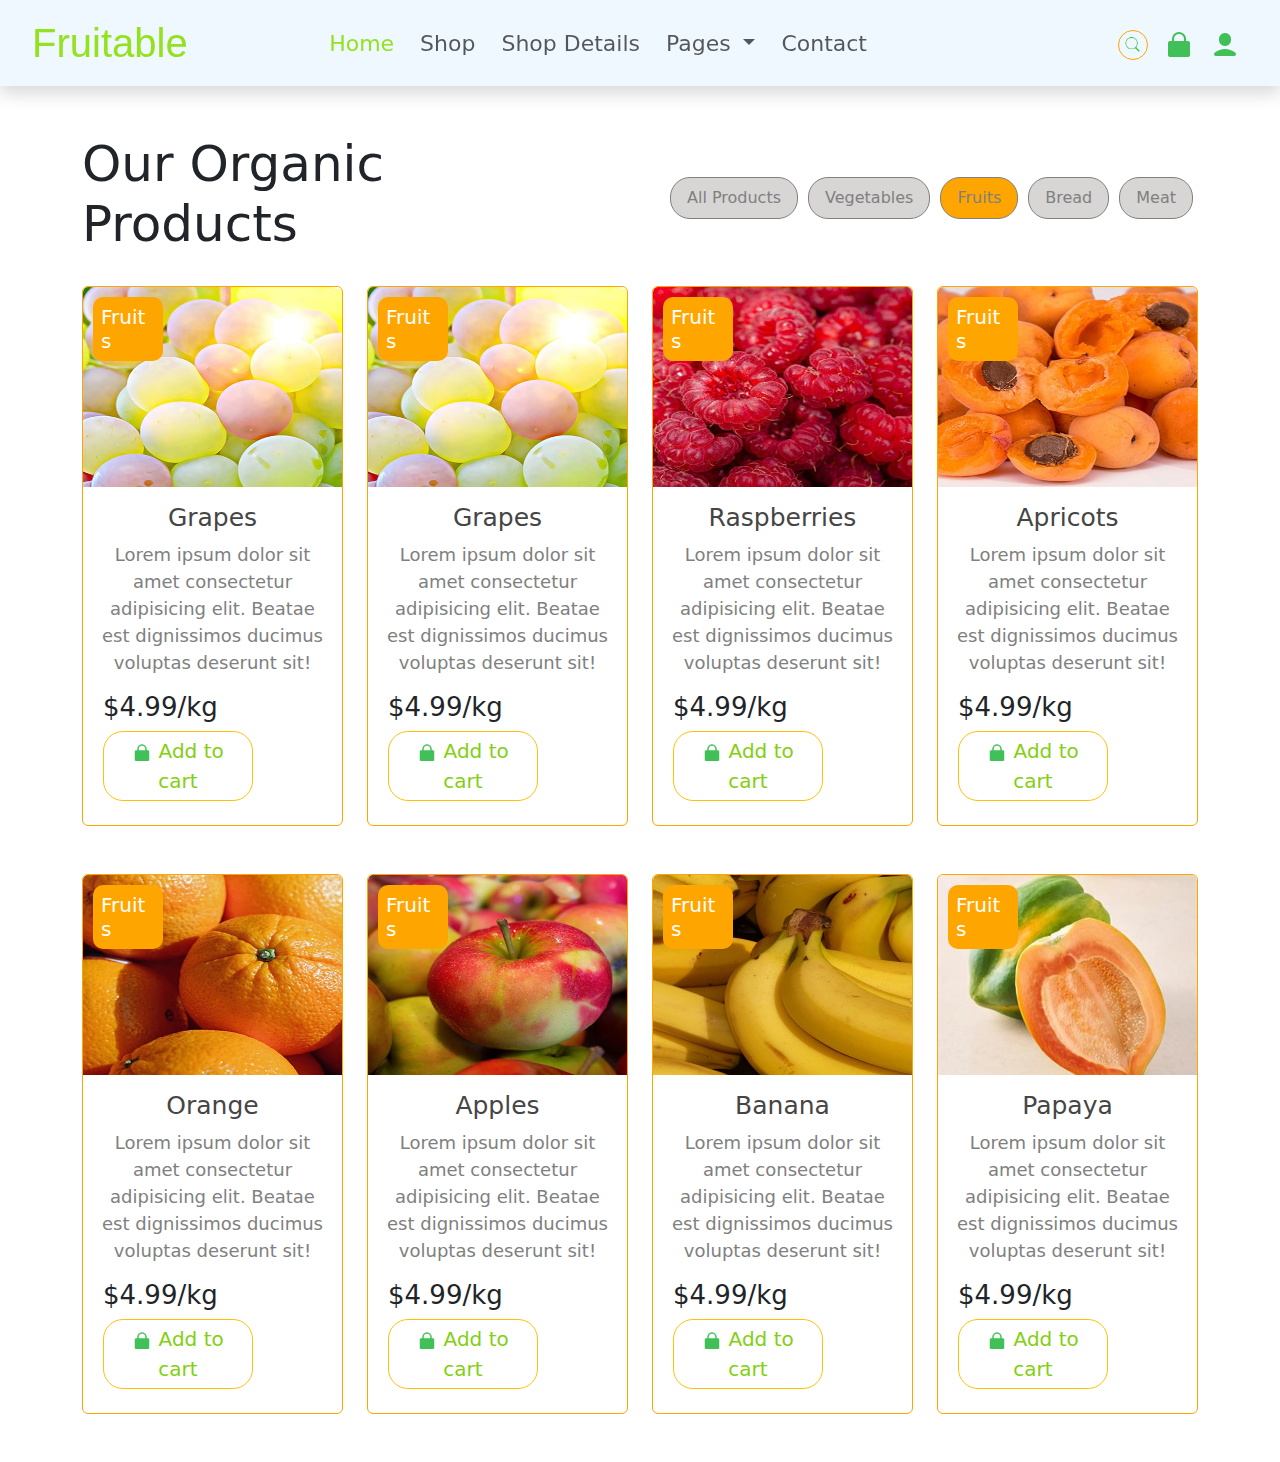
<file: Fruit.html>
<!DOCTYPE html>
<html lang="en">
<head>
    <meta charset="UTF-8">
    <meta name="viewport" content="width=device-width, initial-scale=1.0">
    <title>Fruits</title>
    <link rel="stylesheet" href="Project.css">
    <link href="https://cdn.jsdelivr.net/npm/bootstrap@5.3.0/dist/css/bootstrap.min.css" rel="stylesheet">
    <script src="https://stackpath.bootstrapcdn.com/bootstrap/5.3.0/js/bootstrap.bundle.min.js"></script>
</head>
<body>
    <nav class="navbar navbar-expand-lg sticky-top shadow">
        <div class="container-fluid">
            <a class="navbar-brand" href="#" style="font-size: 40px; margin-left: 20px; color: rgb(147, 226, 29); font-family: 'Franklin Gothic Medium', 'Arial Narrow', Arial, sans-serif;">Fruitable</a>
            <button class="navbar-toggler" type="button" data-bs-toggle="collapse" data-bs-target="#navbarSupportedContent"
                aria-controls="navbarSupportedContent" aria-expanded="false" aria-label="Toggle navigation">
                <span class="navbar-toggler-icon"></span>
            </button>
      
            <div class="collapse navbar-collapse" id="navbarSupportedContent">
                <ul class="navbar-nav mx-auto">
                    <li class="nav-item">
                        <a class="nav-link active" aria-current="page" href="#" style="color: rgb(147, 226, 29); font-size: 22px;">Home</a>
                    </li>
                    <li class="nav-item">
                        <a class="nav-link" href="#" style="font-size:22px; margin-left: 10px;">Shop</a>
                    </li>
                    <li class="nav-item">
                        <a class="nav-link" href="#" style="font-size:22px; margin-left: 10px;">Shop Details</a>
                    </li>
                    <li class="nav-item dropdown">
                        <a class="nav-link dropdown-toggle" href="#" id="navbarDropdown" role="button" data-bs-toggle="dropdown"
                            aria-expanded="false" style="font-size: 22px; margin-left: 10px;">
                            Pages
                        </a>
                        <ul class="dropdown-menu" aria-labelledby="navbarDropdown">
                            <li><a class="dropdown-item" href="cart.html" style="background-color:  rgb(147, 226, 29);">Card</a></li>
                            <li><a class="dropdown-item" href="checkout.html">Check Out</a></li>
                            <li><a class="dropdown-item" href="Testimonial.html">Testimonial</a></li>
                            <li><a class="dropdown-item" href="404.html">404 Page</a></li>
                        </ul>
                    </li>
                    <li class="nav-item">
                        <a class="nav-link" href="#" style="font-size: 22px;margin-left: 10px;">Contact</a>
                    </li>
                </ul>
                <ul class="navbar-nav ms-auto mb-2 mb-lg-0" style="margin-right: 20px;">
                    <li class="nav-item">
                        <a class="nav-link" href="#" style="font-size: 22px; padding: 0.5rem;">
                            <img src="img/icons8-search-30.png" alt="Search" height="30px" width="30px" 
                            style="border: 1px solid orange; border-radius: 50%; padding: 5px;">
                        </a>
                    </li>
                    <li class="nav-item">
                        <a class="nav-link" href="#" style="font-size: 22px; padding: 0.5rem;">
                            <img src="img/icons8-lock-30.png" alt="Lock" height="30px" width="30px">
                        </a>
                    </li>
                    <li class="nav-item">
                        <a class="nav-link" href="#" style="font-size: 22px; padding: 0.5rem;">
                            <img src="img/icons8-contact-30.png" alt="Contact" height="30px" width="30px">
                        </a>
                    </li>
                </ul>
            </div>
        </div>
      </nav>
      

      <br> <br>

    <div class="container">
        <div class="row align-items-center">
            <!-- Heading Section -->
            <div class="col-12 col-md-6 mb-3 mb-md-0">
                <h1 class="display-4" style="font-size: 50px;">
                    Our Organic <br>Products
                </h1>
            </div>
    
            <!-- Navigation Section -->
            <div class="col-12 col-md-6">
                <ul class="nav justify-content-center justify-content-md-end flex-wrap">
                    <li class="nav-item">
                        <a class="nav-link active" aria-current="page" href="index.html" style="border: 1px solid gray; color: gray; border-radius: 20px; margin: 5px; background-color: rgb(216, 213, 213);">
                            All Products
                        </a>
                    </li>
                    <li class="nav-item">
                        <a class="nav-link" href="Vegetables1.html" style="border: 1px solid gray; color: gray; border-radius: 20px; margin: 5px; background-color: rgb(216, 213, 213);">
                            Vegetables
                        </a>
                    </li>
                    <li class="nav-item">
                        <a class="nav-link" href="Fruit.html" style="border: 1px solid gray; background-color: orange; color: gray; border-radius: 20px; margin: 5px;">
                            Fruits
                        </a>
                    </li>
                    <li class="nav-item">
                        <a class="nav-link" href="Bread.html" aria-disabled="true" style="border: 1px solid gray; background-color: rgb(216, 213, 213); color: gray; border-radius: 20px; margin: 5px;">
                            Bread
                        </a>
                    </li>
                    <li class="nav-item">
                        <a class="nav-link" href="Meat.html" aria-disabled="true" style="border: 1px solid gray; background-color: rgb(216, 213, 213); color: gray; border-radius: 20px; margin: 5px;">
                            Meat
                        </a>
                    </li>
                </ul>
            </div>
        </div>
    </div>

<br>
<div class="container">
    <div class="row">
        <!-- Card 1 -->
        <div class="col-12 col-sm-6 col-md-3 mb-4">
            <div class="card" style="border: 1px solid orange;">
                <div class="position-relative">
                    <img src="img/best-product-5.jpg" class="card-img-top" alt="Fruits">
                    <div class="position-absolute top-0 start-0 text-white p-2" style="background-color: orange; margin: 10px; border-radius: 10px; width: 70px;">
                        <h5 class="mb-0">Fruits</h5>
                    </div>
                </div>
                <div class="card-body">
                    <h5 class="card-title text-center" style="color: rgb(70, 69, 69); font-size: 25px;">Grapes</h5>
                    <p class="card-text" style="text-align: center; font-size: 18px; color: gray;">Lorem ipsum dolor sit amet consectetur adipisicing elit. Beatae est dignissimos ducimus voluptas deserunt sit!</p>
                </div>
                <h1 class="card-text price" style="font-size: 26px; margin-left: 20px;">$4.99/kg</h1>
                <button class="btn btn-sm btn-outline-warning" type="submit" style="width: 150px; color:rgb(131, 207, 17); margin-left: 20px; font-size: 20px; border-radius: 20px 20px 20px 20px;">
                  <img src="img/icons8-lock-30.png" alt="" height="20px" width="20px">  Add to cart
                </button> <br>
            </div>
        </div>
        <!-- Card 2 -->
        <div class="col-12 col-sm-6 col-md-3 mb-4">
            <div class="card" style="border: 1px solid orange;">
                <div class="position-relative">
                    <img src="img/best-product-5.jpg" class="card-img-top" alt="Fruits">
                    <div class="position-absolute top-0 start-0 text-white p-2" style="background-color: orange; margin: 10px; border-radius: 10px; width: 70px;">
                        <h5 class="mb-0">Fruits</h5>
                    </div>
                </div>
                <div class="card-body">
                    <h5 class="card-title text-center" style="color: rgb(70, 69, 69); font-size: 25px;">Grapes</h5>
                    <p class="card-text" style="text-align: center; color:gray; font-size: 18px;">Lorem ipsum dolor sit amet consectetur adipisicing elit. Beatae est dignissimos ducimus voluptas deserunt sit!</p>
                </div>
                <h1 class="card-text price" style="font-size: 26px; margin-left: 20px;">$4.99/kg</h1>
                <button class="btn btn-sm btn-outline-warning" type="submit" style="width: 150px; color:rgb(131, 207, 17); margin-left: 20px; font-size: 20px; border-radius: 20px 20px 20px 20px;">
                  <img src="img/icons8-lock-30.png" alt="" height="20px" width="20px">  Add to cart
                </button> <br>
            </div>
        </div>
        <!-- Card 3 -->
        <div class="col-12 col-sm-6 col-md-3 mb-4">
            <div class="card" style="border: 1px solid orange;">
                <div class="position-relative">
                    <img src="img/best-product-2.jpg" class="card-img-top" alt="Fruits">
                    <div class="position-absolute top-0 start-0 text-white p-2" style="background-color: orange; margin: 10px; border-radius: 10px; width: 70px;">
                        <h5 class="mb-0">Fruits</h5>
                    </div>
                </div>
                <div class="card-body">
                    <h5 class="card-title text-center" style="color: rgb(70, 69, 69); font-size: 25px;">Raspberries</h5>
                    <p class="card-text" style="text-align: center; color:gray; font-size: 18px;">Lorem ipsum dolor sit amet consectetur adipisicing elit. Beatae est dignissimos ducimus voluptas deserunt sit!</p>
                </div>
                <h1 class="card-text price" style="font-size: 26px; margin-left: 20px;">$4.99/kg</h1>
                <button class="btn btn-sm btn-outline-warning" type="submit" style="width: 150px; color:rgb(131, 207, 17); margin-left: 20px; font-size: 20px; border-radius: 20px 20px 20px 20px;">
                  <img src="img/icons8-lock-30.png" alt="" height="20px" width="20px">  Add to cart
                </button> <br>
            </div>
        </div>
        <!-- Card 4 -->
        <div class="col-12 col-sm-6 col-md-3 mb-4">
            <div class="card" style="border: 1px solid orange;">
                <div class="position-relative">
                    <img src="img/best-product-4.jpg" class="card-img-top" alt="Fruits">
                    <div class="position-absolute top-0 start-0 text-white p-2" style="background-color: orange; margin: 10px; border-radius: 10px; width: 70px;">
                        <h5 class="mb-0">Fruits</h5>
                    </div>
                </div>
                <div class="card-body">
                    <h5 class="card-title text-center" style="color: rgb(70, 69, 69); font-size: 25px;">Apricots</h5>
                    <p class="card-text" style="text-align: center; color:gray; font-size: 18px;">Lorem ipsum dolor sit amet consectetur adipisicing elit. Beatae est dignissimos ducimus voluptas deserunt sit!</p>
                </div>
                <h1 class="card-text price" style="font-size: 26px; margin-left: 20px;">$4.99/kg</h1>
                <button class="btn btn-sm btn-outline-warning" type="submit" style="width: 150px; color:rgb(131, 207, 17); margin-left: 20px; font-size: 20px; border-radius: 20px 20px 20px 20px;">
                  <img src="img/icons8-lock-30.png" alt="" height="20px" width="20px">  Add to cart
                </button> <br>
            </div>
        </div>
    </div>
</div> <br> 

<div class="container">
    <div class="row">
        <!-- Card 1 -->
        <div class="col-12 col-sm-6 col-md-3 mb-4">
            <div class="card" style="border: 1px solid orange;">
                <div class="position-relative">
                    <img src="img/best-product-1.jpg" class="card-img-top" alt="Fruits">
                    <div class="position-absolute top-0 start-0 text-white p-2" style="background-color: orange; margin: 10px; border-radius: 10px; width: 70px;">
                        <h5 class="mb-0">Fruits</h5>
                    </div>
                </div>
                <div class="card-body">
                    <h5 class="card-title text-center" style="color: rgb(70, 69, 69); font-size: 25px;">Orange</h5>
                    <p class="card-text" style="text-align: center; font-size: 18px; color: gray;">Lorem ipsum dolor sit amet consectetur adipisicing elit. Beatae est dignissimos ducimus voluptas deserunt sit!</p>
                </div>
                <h1 class="card-text price" style="font-size: 26px; margin-left: 20px;">$4.99/kg</h1>
                <button class="btn btn-sm btn-outline-warning" type="submit" style="width: 150px; color:rgb(131, 207, 17); margin-left: 20px; font-size: 20px; border-radius: 20px 20px 20px 20px;">
                  <img src="img/icons8-lock-30.png" alt="" height="20px" width="20px">  Add to cart
                </button> <br>
            </div>
        </div>
        <!-- Card 2 -->
        <div class="col-12 col-sm-6 col-md-3 mb-4">
            <div class="card" style="border: 1px solid orange;">
                <div class="position-relative">
                    <img src="img/best-product-6.jpg" class="card-img-top" alt="Fruits">
                    <div class="position-absolute top-0 start-0 text-white p-2" style="background-color: orange; margin: 10px; border-radius: 10px; width: 70px;">
                        <h5 class="mb-0">Fruits</h5>
                    </div>
                </div>
                <div class="card-body">
                    <h5 class="card-title text-center" style="color: rgb(70, 69, 69); font-size: 25px;">Apples</h5>
                    <p class="card-text" style="text-align: center; color:gray; font-size: 18px;">Lorem ipsum dolor sit amet consectetur adipisicing elit. Beatae est dignissimos ducimus voluptas deserunt sit!</p>
                </div>
                <h1 class="card-text price" style="font-size: 26px; margin-left: 20px;">$4.99/kg</h1>
                <button class="btn btn-sm btn-outline-warning" type="submit" style="width: 150px; color:rgb(131, 207, 17); margin-left: 20px; font-size: 20px; border-radius: 20px 20px 20px 20px;">
                  <img src="img/icons8-lock-30.png" alt="" height="20px" width="20px">  Add to cart
                </button> <br>
            </div>
        </div>
        <!-- Card 3 -->
        <div class="col-12 col-sm-6 col-md-3 mb-4">
            <div class="card" style="border: 1px solid orange;">
                <div class="position-relative">
                    <img src="img/best-product-3.jpg" class="card-img-top" alt="Fruits">
                    <div class="position-absolute top-0 start-0 text-white p-2" style="background-color: orange; margin: 10px; border-radius: 10px; width: 70px;">
                        <h5 class="mb-0">Fruits</h5>
                    </div>
                </div>
                <div class="card-body">
                    <h5 class="card-title text-center" style="color: rgb(70, 69, 69); font-size: 25px;">Banana</h5>
                    <p class="card-text" style="text-align: center; color:gray; font-size: 18px;">Lorem ipsum dolor sit amet consectetur adipisicing elit. Beatae est dignissimos ducimus voluptas deserunt sit!</p>
                </div>
                <h1 class="card-text price" style="font-size: 26px; margin-left: 20px;">$4.99/kg</h1>
                <button class="btn btn-sm btn-outline-warning" type="submit" style="width: 150px; color:rgb(131, 207, 17); margin-left: 20px; font-size: 20px; border-radius: 20px 20px 20px 20px;">
                  <img src="img/icons8-lock-30.png" alt="" height="20px" width="20px">  Add to cart
                </button> <br>
            </div>
        </div>
        <!-- Card 4 -->
        <div class="col-12 col-sm-6 col-md-3 mb-4">
            <div class="card" style="border: 1px solid orange;">
                <div class="position-relative">
                    <img src="img/papaya.jpeg" class="card-img-top" alt="Fruits" style="object-fit: cover;">
                    <div class="position-absolute top-0 start-0 text-white p-2" style="background-color: orange; margin: 10px; border-radius: 10px; width: 70px;">
                        <h5 class="mb-0">Fruits</h5>
                    </div>
                </div>
                <div class="card-body">
                    <h5 class="card-title text-center" style="color: rgb(70, 69, 69); font-size: 25px;">Papaya</h5>
                    <p class="card-text" style="text-align: center; color:gray; font-size: 18px;">Lorem ipsum dolor sit amet consectetur adipisicing elit. Beatae est dignissimos ducimus voluptas deserunt sit!</p>
                </div>
                <h1 class="card-text price" style="font-size: 26px; margin-left: 20px;">$4.99/kg</h1>
                <button class="btn btn-sm btn-outline-warning" type="submit" style="width: 150px; color:rgb(131, 207, 17); margin-left: 20px; font-size: 20px; border-radius: 20px 20px 20px 20px;">
                  <img src="img/icons8-lock-30.png" alt="" height="20px" width="20px">  Add to cart
                </button> <br>
            </div>
        </div>
    </div>
</div> <br> 

      
    




    <script src="https://cdn.jsdelivr.net/npm/bootstrap@5.3.0/dist/js/bootstrap.bundle.min.js"></script>
</body>
</html>
</file>
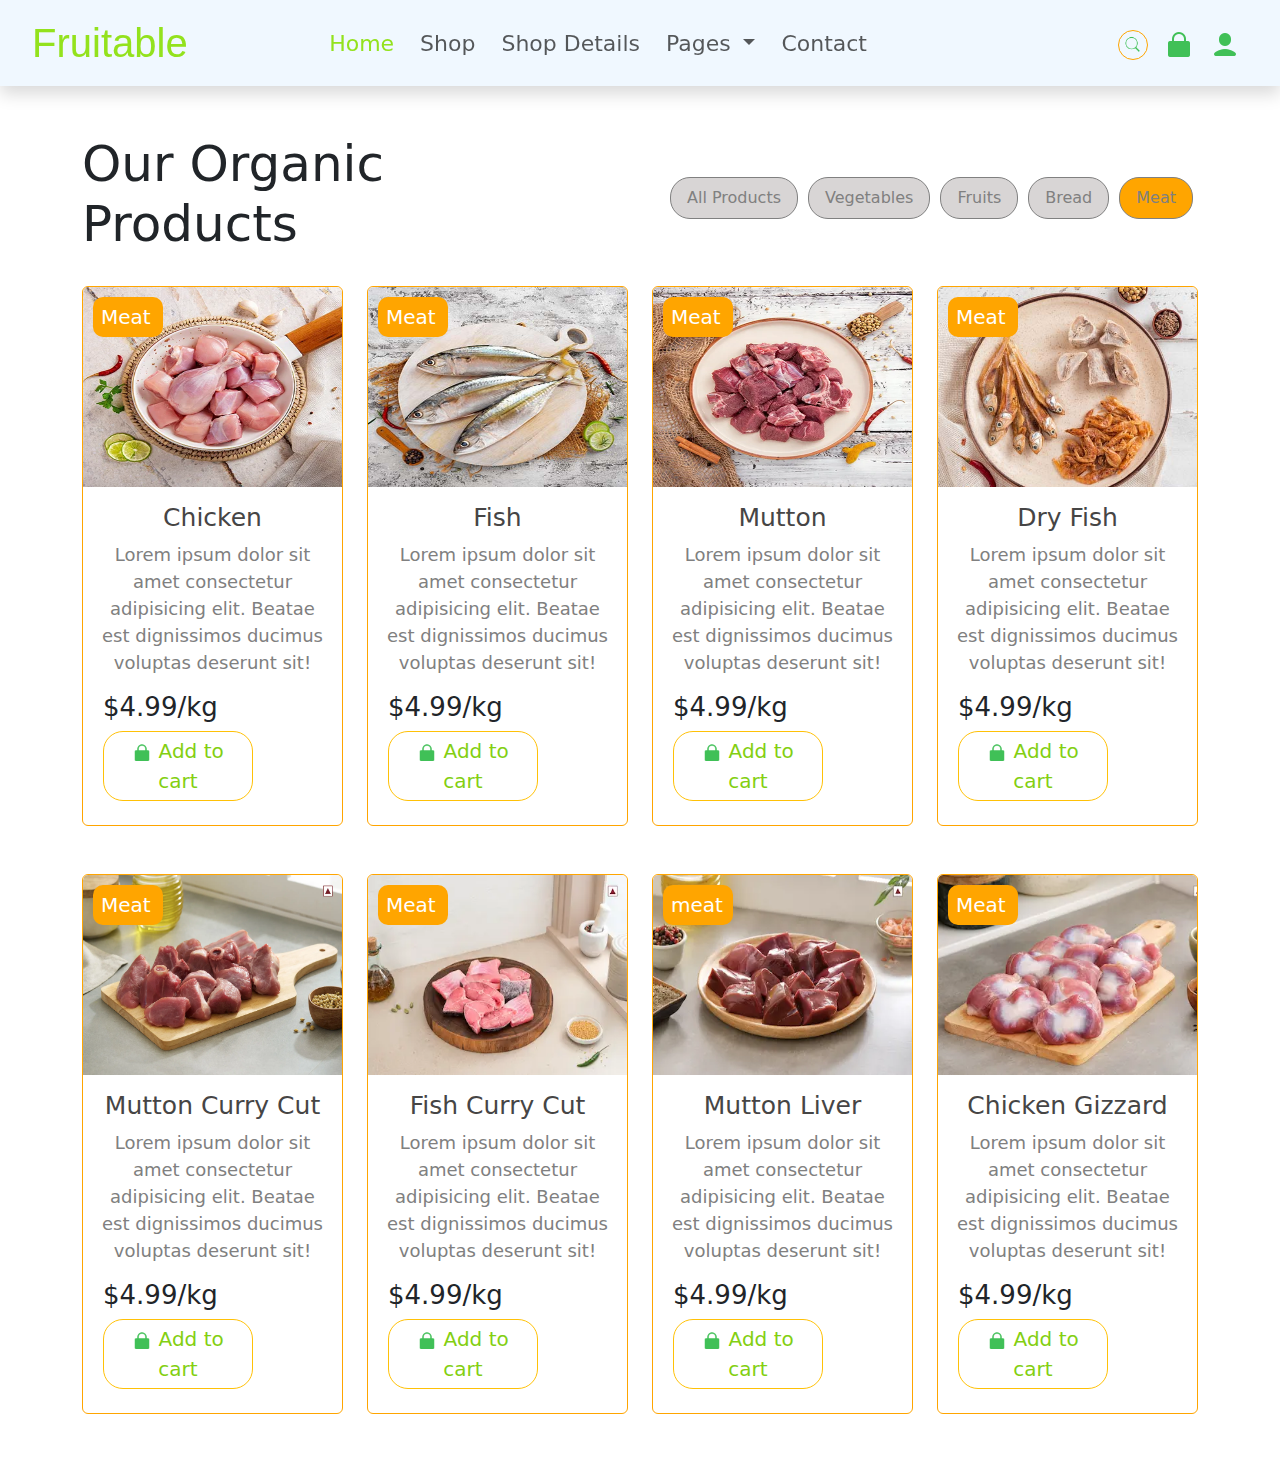
<file: Meat.html>
<!DOCTYPE html>
<html lang="en">
<head>
    <meta charset="UTF-8">
    <meta name="viewport" content="width=device-width, initial-scale=1.0">
    <title>Meats</title>
    <link rel="stylesheet" href="Project.css">
    <link href="https://cdn.jsdelivr.net/npm/bootstrap@5.3.0/dist/css/bootstrap.min.css" rel="stylesheet">
    <script src="https://stackpath.bootstrapcdn.com/bootstrap/5.3.0/js/bootstrap.bundle.min.js"></script>
</head>
<body>
    <nav class="navbar navbar-expand-lg sticky-top shadow">
        <div class="container-fluid">
            <a class="navbar-brand" href="#" style="font-size: 40px; margin-left: 20px; color: rgb(147, 226, 29); font-family: 'Franklin Gothic Medium', 'Arial Narrow', Arial, sans-serif;">Fruitable</a>
            <button class="navbar-toggler" type="button" data-bs-toggle="collapse" data-bs-target="#navbarSupportedContent"
                aria-controls="navbarSupportedContent" aria-expanded="false" aria-label="Toggle navigation">
                <span class="navbar-toggler-icon"></span>
            </button>
      
            <div class="collapse navbar-collapse" id="navbarSupportedContent">
                <ul class="navbar-nav mx-auto">
                    <li class="nav-item">
                        <a class="nav-link active" aria-current="page" href="#" style="color: rgb(147, 226, 29); font-size: 22px;">Home</a>
                    </li>
                    <li class="nav-item">
                        <a class="nav-link" href="#" style="font-size:22px; margin-left: 10px;">Shop</a>
                    </li>
                    <li class="nav-item">
                        <a class="nav-link" href="#" style="font-size:22px; margin-left: 10px;">Shop Details</a>
                    </li>
                    <li class="nav-item dropdown">
                        <a class="nav-link dropdown-toggle" href="#" id="navbarDropdown" role="button" data-bs-toggle="dropdown"
                            aria-expanded="false" style="font-size: 22px; margin-left: 10px;">
                            Pages
                        </a>
                        <ul class="dropdown-menu" aria-labelledby="navbarDropdown">
                            <li><a class="dropdown-item" href="cart.html" style="background-color:  rgb(147, 226, 29);">Card</a></li>
                            <li><a class="dropdown-item" href="checkout.html">Check Out</a></li>
                            <li><a class="dropdown-item" href="Testimonial.html">Testimonial</a></li>
                            <li><a class="dropdown-item" href="404.html">404 Page</a></li>
                        </ul>
                    </li>
                    <li class="nav-item">
                        <a class="nav-link" href="#" style="font-size: 22px;margin-left: 10px;">Contact</a>
                    </li>
                </ul>
                <ul class="navbar-nav ms-auto mb-2 mb-lg-0" style="margin-right: 20px;">
                    <li class="nav-item">
                        <a class="nav-link" href="#" style="font-size: 22px; padding: 0.5rem;">
                            <img src="img/icons8-search-30.png" alt="Search" height="30px" width="30px" 
                            style="border: 1px solid orange; border-radius: 50%; padding: 5px;">
                        </a>
                    </li>
                    <li class="nav-item">
                        <a class="nav-link" href="#" style="font-size: 22px; padding: 0.5rem;">
                            <img src="img/icons8-lock-30.png" alt="Lock" height="30px" width="30px">
                        </a>
                    </li>
                    <li class="nav-item">
                        <a class="nav-link" href="#" style="font-size: 22px; padding: 0.5rem;">
                            <img src="img/icons8-contact-30.png" alt="Contact" height="30px" width="30px">
                        </a>
                    </li>
                </ul>
            </div>
        </div>
      </nav>
      

      <br> <br>

    <div class="container">
        <div class="row align-items-center">
            <!-- Heading Section -->
            <div class="col-12 col-md-6 mb-3 mb-md-0">
                <h1 class="display-4" style="font-size: 50px;">
                    Our Organic <br>Products
                </h1>
            </div>
    
            <!-- Navigation Section -->
            <div class="col-12 col-md-6">
                <ul class="nav justify-content-center justify-content-md-end flex-wrap">
                    <li class="nav-item">
                        <a class="nav-link active" aria-current="page" href="index.html" style="border: 1px solid gray; color: gray; border-radius: 20px; margin: 5px; background-color: rgb(216, 213, 213);">
                            All Products
                        </a>
                    </li>
                    <li class="nav-item">
                        <a class="nav-link" href="Vegetables1.html" style="border: 1px solid gray; color: gray; border-radius: 20px; margin: 5px; background-color: rgb(216, 213, 213);">
                            Vegetables
                        </a>
                    </li>
                    <li class="nav-item">
                        <a class="nav-link" href="Fruit.html" style="border: 1px solid gray; background-color:  rgb(216, 213, 213); color: gray; border-radius: 20px; margin: 5px;">
                            Fruits
                        </a>
                    </li>
                    <li class="nav-item">
                        <a class="nav-link" href="Bread.html" aria-disabled="true" style="border: 1px solid gray; background-color: rgb(216, 213, 213); color: gray; border-radius: 20px; margin: 5px;">
                            Bread
                        </a>
                    </li>
                    <li class="nav-item">
                        <a class="nav-link" href="Meat.html" aria-disabled="true" style="border: 1px solid gray; background-color:orange; color: gray; border-radius: 20px; margin: 5px;">
                            Meat
                        </a>
                    </li>
                </ul>
            </div>
        </div>
    </div>

<br>
<div class="container">
    <div class="row">
        <!-- Card 1 -->
        <div class="col-12 col-sm-6 col-md-3 mb-4">
            <div class="card" style="border: 1px solid orange;">
                <div class="position-relative">
                    <img src="img/chicken.jpeg" class="card-img-top" alt="Fruits">
                    <div class="position-absolute top-0 start-0 text-white p-2" style="background-color: orange; margin: 10px; border-radius: 10px; width: 70px;">
                        <h5 class="mb-0">Meat</h5>
                    </div>
                </div>
                <div class="card-body">
                    <h5 class="card-title text-center" style="color: rgb(70, 69, 69); font-size: 25px;">Chicken</h5>
                    <p class="card-text" style="text-align: center; font-size: 18px; color: gray;">Lorem ipsum dolor sit amet consectetur adipisicing elit. Beatae est dignissimos ducimus voluptas deserunt sit!</p>
                </div>
                <h1 class="card-text price" style="font-size: 26px; margin-left: 20px;">$4.99/kg</h1>
                <button class="btn btn-sm btn-outline-warning" type="submit" style="width: 150px; color:rgb(131, 207, 17); margin-left: 20px; font-size: 20px; border-radius: 20px 20px 20px 20px;">
                  <img src="img/icons8-lock-30.png" alt="" height="20px" width="20px">  Add to cart
                </button> <br>
            </div>
        </div>
        <!-- Card 2 -->
        <div class="col-12 col-sm-6 col-md-3 mb-4">
            <div class="card" style="border: 1px solid orange;">
                <div class="position-relative">
                    <img src="img/fish.jpeg" class="card-img-top" alt="Fruits">
                    <div class="position-absolute top-0 start-0 text-white p-2" style="background-color: orange; margin: 10px; border-radius: 10px; width: 70px;">
                        <h5 class="mb-0">Meat</h5>
                    </div>
                </div>
                <div class="card-body">
                    <h5 class="card-title text-center" style="color: rgb(70, 69, 69); font-size: 25px;">Fish</h5>
                    <p class="card-text" style="text-align: center; color:gray; font-size: 18px;">Lorem ipsum dolor sit amet consectetur adipisicing elit. Beatae est dignissimos ducimus voluptas deserunt sit!</p>
                </div>
                <h1 class="card-text price" style="font-size: 26px; margin-left: 20px;">$4.99/kg</h1>
                <button class="btn btn-sm btn-outline-warning" type="submit" style="width: 150px; color:rgb(131, 207, 17); margin-left: 20px; font-size: 20px; border-radius: 20px 20px 20px 20px;">
                  <img src="img/icons8-lock-30.png" alt="" height="20px" width="20px">  Add to cart
                </button> <br>
            </div>
        </div>
        <!-- Card 3 -->
        <div class="col-12 col-sm-6 col-md-3 mb-4">
            <div class="card" style="border: 1px solid orange;">
                <div class="position-relative">
                    <img src="img/mutton.jpeg" class="card-img-top" alt="Fruits">
                    <div class="position-absolute top-0 start-0 text-white p-2" style="background-color: orange; margin: 10px; border-radius: 10px; width: 70px;">
                        <h5 class="mb-0">Meat</h5>
                    </div>
                </div>
                <div class="card-body">
                    <h5 class="card-title text-center" style="color: rgb(70, 69, 69); font-size: 25px;">Mutton</h5>
                    <p class="card-text" style="text-align: center; color:gray; font-size: 18px;">Lorem ipsum dolor sit amet consectetur adipisicing elit. Beatae est dignissimos ducimus voluptas deserunt sit!</p>
                </div>
                <h1 class="card-text price" style="font-size: 26px; margin-left: 20px;">$4.99/kg</h1>
                <button class="btn btn-sm btn-outline-warning" type="submit" style="width: 150px; color:rgb(131, 207, 17); margin-left: 20px; font-size: 20px; border-radius: 20px 20px 20px 20px;">
                  <img src="img/icons8-lock-30.png" alt="" height="20px" width="20px">  Add to cart
                </button> <br>
            </div>
        </div>
        <!-- Card 4 -->
        <div class="col-12 col-sm-6 col-md-3 mb-4">
            <div class="card" style="border: 1px solid orange;">
                <div class="position-relative">
                    <img src="img/dry fish.jpeg" class="card-img-top" alt="Fruits" style="object-fit: cover;">
                    <div class="position-absolute top-0 start-0 text-white p-2" style="background-color: orange; margin: 10px; border-radius: 10px; width: 70px;">
                        <h5 class="mb-0">Meat</h5>
                    </div>
                </div>
                <div class="card-body">
                    <h5 class="card-title text-center" style="color: rgb(70, 69, 69); font-size: 25px;">Dry Fish</h5>
                    <p class="card-text" style="text-align: center; color:gray; font-size: 18px;">Lorem ipsum dolor sit amet consectetur adipisicing elit. Beatae est dignissimos ducimus voluptas deserunt sit!</p>
                </div>
                <h1 class="card-text price" style="font-size: 26px; margin-left: 20px;">$4.99/kg</h1>
                <button class="btn btn-sm btn-outline-warning" type="submit" style="width: 150px; color:rgb(131, 207, 17); margin-left: 20px; font-size: 20px; border-radius: 20px 20px 20px 20px;">
                  <img src="img/icons8-lock-30.png" alt="" height="20px" width="20px">  Add to cart
                </button> <br>
            </div>
        </div>
    </div>
</div> <br> 
      
<div class="container">
    <div class="row">
        <!-- Card 1 -->
        <div class="col-12 col-sm-6 col-md-3 mb-4">
            <div class="card" style="border: 1px solid orange;">
                <div class="position-relative">
                    <img src="img/mutton1.jpeg" class="card-img-top" alt="Fruits">
                    <div class="position-absolute top-0 start-0 text-white p-2" style="background-color: orange; margin: 10px; border-radius: 10px; width: 70px;">
                        <h5 class="mb-0">Meat</h5>
                    </div>
                </div>
                <div class="card-body">
                    <h5 class="card-title text-center" style="color: rgb(70, 69, 69); font-size: 25px;">Mutton Curry Cut</h5>
                    <p class="card-text" style="text-align: center; font-size: 18px; color: gray;">Lorem ipsum dolor sit amet consectetur adipisicing elit. Beatae est dignissimos ducimus voluptas deserunt sit!</p>
                </div>
                <h1 class="card-text price" style="font-size: 26px; margin-left: 20px;">$4.99/kg</h1>
                <button class="btn btn-sm btn-outline-warning" type="submit" style="width: 150px; color:rgb(131, 207, 17); margin-left: 20px; font-size: 20px; border-radius: 20px 20px 20px 20px;">
                  <img src="img/icons8-lock-30.png" alt="" height="20px" width="20px">  Add to cart
                </button> <br>
            </div>
        </div>
        <!-- Card 2 -->
        <div class="col-12 col-sm-6 col-md-3 mb-4">
            <div class="card" style="border: 1px solid orange;">
                <div class="position-relative">
                    <img src="img/fish cut.jpeg" class="card-img-top" alt="Fruits">
                    <div class="position-absolute top-0 start-0 text-white p-2" style="background-color: orange; margin: 10px; border-radius: 10px; width: 70px;">
                        <h5 class="mb-0">Meat</h5>
                    </div>
                </div>
                <div class="card-body">
                    <h5 class="card-title text-center" style="color: rgb(70, 69, 69); font-size: 25px;">Fish Curry Cut</h5>
                    <p class="card-text" style="text-align: center; color:gray; font-size: 18px;">Lorem ipsum dolor sit amet consectetur adipisicing elit. Beatae est dignissimos ducimus voluptas deserunt sit!</p>
                </div>
                <h1 class="card-text price" style="font-size: 26px; margin-left: 20px;">$4.99/kg</h1>
                <button class="btn btn-sm btn-outline-warning" type="submit" style="width: 150px; color:rgb(131, 207, 17); margin-left: 20px; font-size: 20px; border-radius: 20px 20px 20px 20px;">
                  <img src="img/icons8-lock-30.png" alt="" height="20px" width="20px">  Add to cart
                </button> <br>
            </div>
        </div>
        <!-- Card 3 -->
        <div class="col-12 col-sm-6 col-md-3 mb-4">
            <div class="card" style="border: 1px solid orange;">
                <div class="position-relative">
                    <img src="img/mutton liver.jpeg" class="card-img-top" alt="Fruits">
                    <div class="position-absolute top-0 start-0 text-white p-2" style="background-color: orange; margin: 10px; border-radius: 10px; width: 70px;">
                        <h5 class="mb-0">meat</h5>
                    </div>
                </div>
                <div class="card-body">
                    <h5 class="card-title text-center" style="color: rgb(70, 69, 69); font-size: 25px;">Mutton Liver</h5>
                    <p class="card-text" style="text-align: center; color:gray; font-size: 18px;">Lorem ipsum dolor sit amet consectetur adipisicing elit. Beatae est dignissimos ducimus voluptas deserunt sit!</p>
                </div>
                <h1 class="card-text price" style="font-size: 26px; margin-left: 20px;">$4.99/kg</h1>
                <button class="btn btn-sm btn-outline-warning" type="submit" style="width: 150px; color:rgb(131, 207, 17); margin-left: 20px; font-size: 20px; border-radius: 20px 20px 20px 20px;">
                  <img src="img/icons8-lock-30.png" alt="" height="20px" width="20px">  Add to cart
                </button> <br>
            </div>
        </div>
        <!-- Card 4 -->
        <div class="col-12 col-sm-6 col-md-3 mb-4">
            <div class="card" style="border: 1px solid orange;">
                <div class="position-relative">
                    <img src="img/chicken gizzard.jpeg" class="card-img-top" alt="Fruits" style="object-fit: cover;">
                    <div class="position-absolute top-0 start-0 text-white p-2" style="background-color: orange; margin: 10px; border-radius: 10px; width: 70px;">
                        <h5 class="mb-0">Meat</h5>
                    </div>
                </div>
                <div class="card-body">
                    <h5 class="card-title text-center" style="color: rgb(70, 69, 69); font-size: 25px;">Chicken Gizzard</h5>
                    <p class="card-text" style="text-align: center; color:gray; font-size: 18px;">Lorem ipsum dolor sit amet consectetur adipisicing elit. Beatae est dignissimos ducimus voluptas deserunt sit!</p>
                </div>
                <h1 class="card-text price" style="font-size: 26px; margin-left: 20px;">$4.99/kg</h1>
                <button class="btn btn-sm btn-outline-warning" type="submit" style="width: 150px; color:rgb(131, 207, 17); margin-left: 20px; font-size: 20px; border-radius: 20px 20px 20px 20px;">
                  <img src="img/icons8-lock-30.png" alt="" height="20px" width="20px">  Add to cart
                </button> <br>
            </div>
        </div>
    </div>
</div> <br> 
      
    




    <script src="https://cdn.jsdelivr.net/npm/bootstrap@5.3.0/dist/js/bootstrap.bundle.min.js"></script>
</body>
</html>
</file>
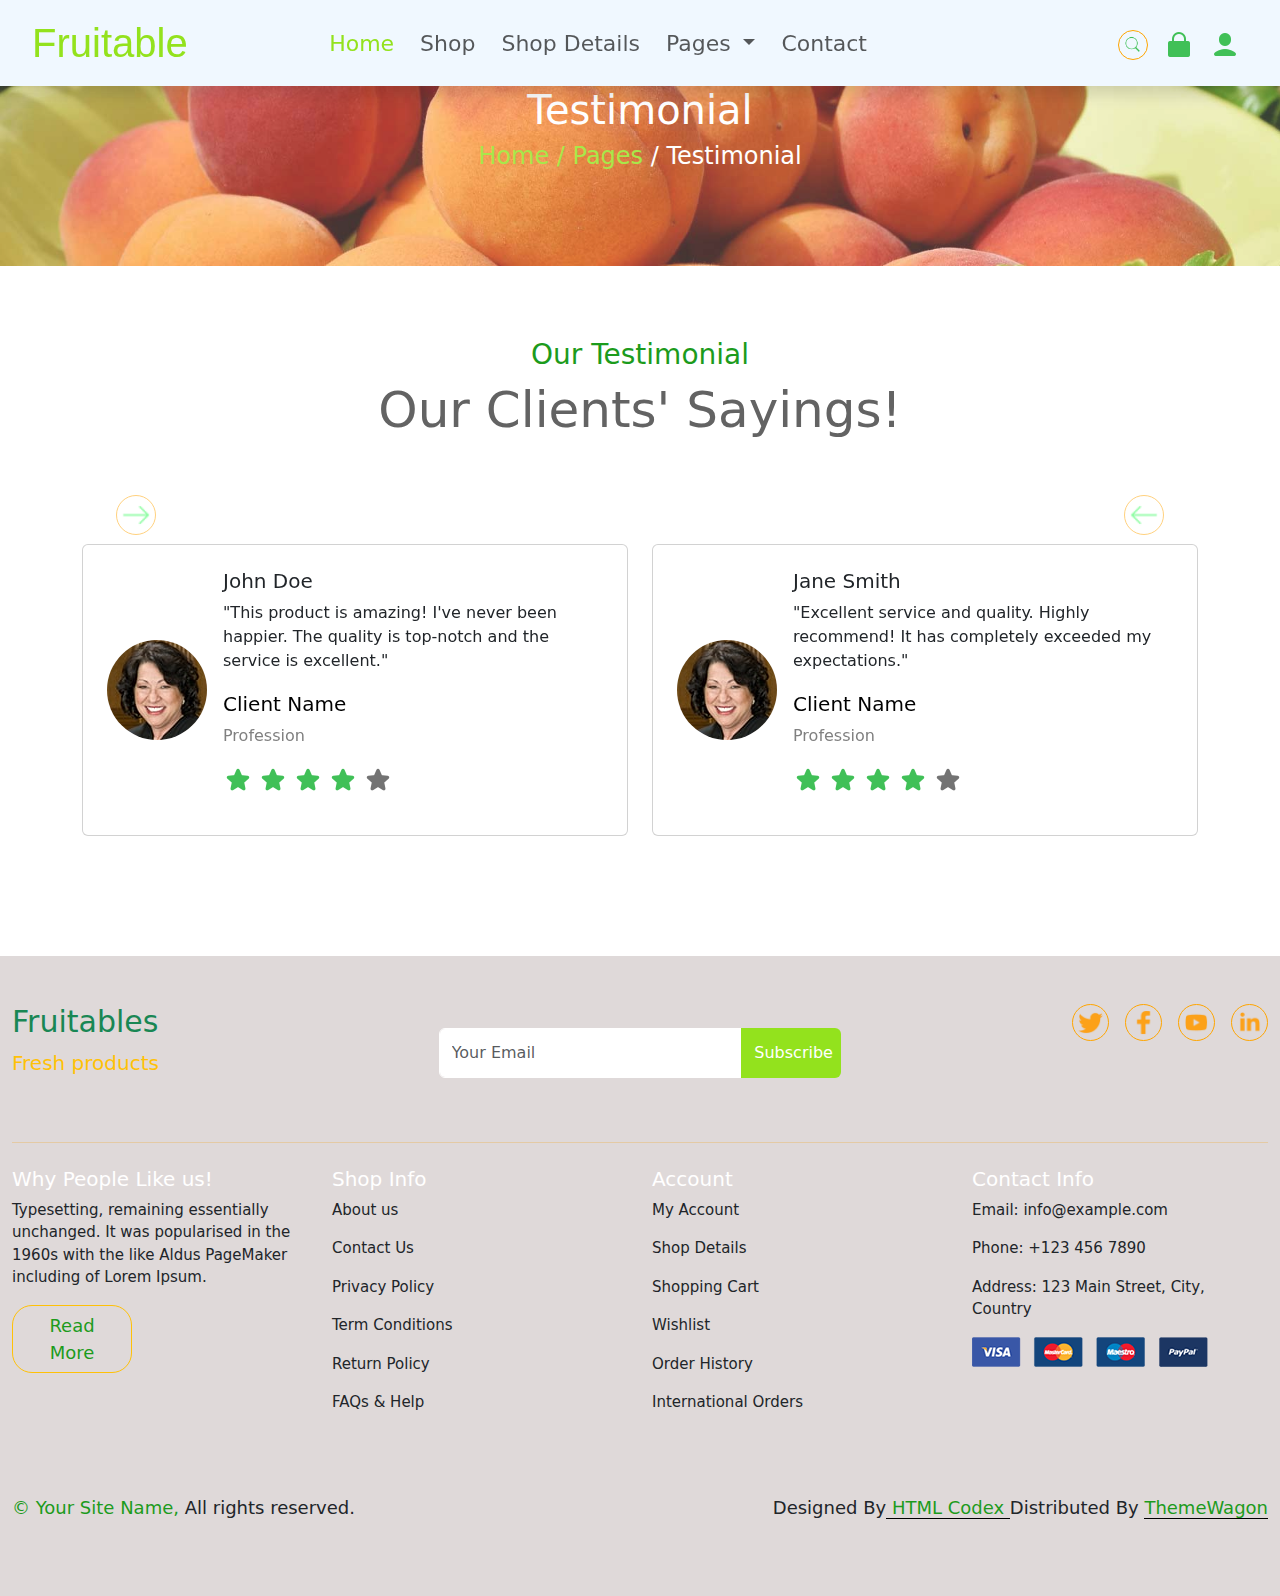
<file: Testimonial.html>
<!DOCTYPE html>
<html lang="en">
<head>
    <meta charset="UTF-8">
    <meta name="viewport" content="width=device-width, initial-scale=1.0">
    <title>Testimonial</title>
    <link rel="stylesheet" href="Project.css">
    <link href="https://cdn.jsdelivr.net/npm/bootstrap@5.3.0/dist/css/bootstrap.min.css" rel="stylesheet">
    <script src="https://stackpath.bootstrapcdn.com/bootstrap/5.3.0/js/bootstrap.bundle.min.js"></script>
</head>
<body>
    <nav class="navbar navbar-expand-lg sticky-top shadow">
        <div class="container-fluid">
            <a class="navbar-brand" href="#" style="font-size: 40px; margin-left: 20px; color: rgb(147, 226, 29); font-family: 'Franklin Gothic Medium', 'Arial Narrow', Arial, sans-serif;">Fruitable</a>
            <button class="navbar-toggler" type="button" data-bs-toggle="collapse" data-bs-target="#navbarSupportedContent"
                aria-controls="navbarSupportedContent" aria-expanded="false" aria-label="Toggle navigation">
                <span class="navbar-toggler-icon"></span>
            </button>
      
            <div class="collapse navbar-collapse" id="navbarSupportedContent">
                <ul class="navbar-nav mx-auto">
                    <li class="nav-item">
                        <a class="nav-link active" aria-current="page" href="#" style="color: rgb(147, 226, 29); font-size: 22px;">Home</a>
                    </li>
                    <li class="nav-item">
                        <a class="nav-link" href="#" style="font-size:22px; margin-left: 10px;">Shop</a>
                    </li>
                    <li class="nav-item">
                        <a class="nav-link" href="#" style="font-size:22px; margin-left: 10px;">Shop Details</a>
                    </li>
                    <li class="nav-item dropdown">
                        <a class="nav-link dropdown-toggle" href="#" id="navbarDropdown" role="button" data-bs-toggle="dropdown"
                            aria-expanded="false" style="font-size: 22px; margin-left: 10px;">
                            Pages
                        </a>
                        <ul class="dropdown-menu" aria-labelledby="navbarDropdown">
                            <li><a class="dropdown-item" href="cart.html" style="background-color:  rgb(147, 226, 29);">Card</a></li>
                            <li><a class="dropdown-item" href="checkout.html">Check Out</a></li>
                            <li><a class="dropdown-item" href="Testimonial.html">Testimonial</a></li>
                            <li><a class="dropdown-item" href="404.html">404 Page</a></li>
                        </ul>
                    </li>
                    <li class="nav-item">
                        <a class="nav-link" href="#" style="font-size: 22px;margin-left: 10px;">Contact</a>
                    </li>
                </ul>
                <ul class="navbar-nav ms-auto mb-2 mb-lg-0" style="margin-right: 20px;">
                    <li class="nav-item">
                        <a class="nav-link" href="#" style="font-size: 22px; padding: 0.5rem;">
                            <img src="img/icons8-search-30.png" alt="Search" height="30px" width="30px" 
                            style="border: 1px solid orange; border-radius: 50%; padding: 5px;">
                        </a>
                    </li>
                    <li class="nav-item">
                        <a class="nav-link" href="#" style="font-size: 22px; padding: 0.5rem;">
                            <img src="img/icons8-lock-30.png" alt="Lock" height="30px" width="30px">
                        </a>
                    </li>
                    <li class="nav-item">
                        <a class="nav-link" href="#" style="font-size: 22px; padding: 0.5rem;">
                            <img src="img/icons8-contact-30.png" alt="Contact" height="30px" width="30px">
                        </a>
                    </li>
                </ul>
            </div>
        </div>
      </nav>


    <div class="img1">
        <h1 style="text-align: center; font-size:40px;color: white;">Testimonial</h1>
        <h3 style="text-align: center;font-size: 24px;"> <span style="color: rgb(147, 226, 29);">Home / Pages</span> <span style="color: white;"> / Testimonial</span></h3>
    </div>
<br> <br> <br>
<h3 style="text-align: center; color: rgb(28, 155, 28);">Our Testimonial</h3>
<h1 style="text-align: center; color: rgb(99, 99, 99); font-size: 50px;">Our Clients' Sayings!</h1>
<br><br>
<div id="testimonialCarousel" class="carousel slide position-relative" data-bs-ride="carousel"> <br>  <br>
    <div class="carousel-inner">
      <!-- First Slide -->
      <div class="carousel-item active">
        <div class="container">
          <div class="row">
            <!-- First Testimonial -->
            <div class="col-md-6">
              <div class="card p-4">
                <div class="d-flex align-items-center">
                  <img src="img/testimonial-1.jpg" class="rounded-circle me-3" alt="User 1">
                  <div>
                    <h5 class="card-title">John Doe</h5>
                    <p class="card-text">"This product is amazing! I've never been happier. The quality is top-notch and the service is excellent."</p>
                     <p style="color:black; font-size: 20px">Client Name <br> <span style="font-size: 16px; color: gray;">Profession</span></p>
                     <p>
                        <img src="img/icons8-star-30.png" alt="" height="30px" width="30px">
                        <img src="img/icons8-star-30.png" alt="" height="30px" width="30px">
                        <img src="img/icons8-star-30.png" alt="" height="30px" width="30px">
                        <img src="img/icons8-star-30.png" alt="" height="30px" width="30px">
                        <img src="img/icons8-star-30 (1).png" alt="" height="30px" width="30px">
                     </p>
                  </div>
                </div>
              </div>
            </div>
            <!-- Second Testimonial -->
            <div class="col-md-6">
              <div class="card p-4">
                <div class="d-flex align-items-center">
                  <img src="img/testimonial-1.jpg" class="rounded-circle me-3" alt="User 2">
                  <div>
                    <h5 class="card-title">Jane Smith</h5>
                    <p class="card-text">"Excellent service and quality. Highly recommend! It has completely exceeded my expectations."</p>
                    <p style="color:black; font-size: 20px">Client Name <br> <span style="font-size: 16px; color: gray;">Profession</span></p>
                     <p>
                        <img src="img/icons8-star-30.png" alt="" height="30px" width="30px">
                        <img src="img/icons8-star-30.png" alt="" height="30px" width="30px">
                        <img src="img/icons8-star-30.png" alt="" height="30px" width="30px">
                        <img src="img/icons8-star-30.png" alt="" height="30px" width="30px">
                        <img src="img/icons8-star-30 (1).png" alt="" height="30px" width="30px">
                     </p>
                  </div>
                </div>
              </div>
            </div>
          </div>
        </div>
      </div>
      
      <!-- Second Slide -->
      <div class="carousel-item">
        <div class="container">
          <div class="row">
            <!-- Third Testimonial -->
            <div class="col-md-6">
              <div class="card p-4">
                <div class="d-flex align-items-center">
                  <img src="img/testimonial-1.jpg" class="rounded-circle me-3" alt="User 3">
                  <div>
                    <h5 class="card-title">Alice Brown</h5>
                    <p class="card-text">"A fantastic experience from start to finish! The team was incredibly helpful and the product is fantastic."</p>
                    <p style="color:black; font-size: 20px">Client Name <br> <span style="font-size: 16px; color: gray;">Profession</span></p>
                     <p>
                        <img src="img/icons8-star-30.png" alt="" height="30px" width="30px">
                        <img src="img/icons8-star-30.png" alt="" height="30px" width="30px">
                        <img src="img/icons8-star-30.png" alt="" height="30px" width="30px">
                        <img src="img/icons8-star-30.png" alt="" height="30px" width="30px">
                        <img src="img/icons8-star-30 (1).png" alt="" height="30px" width="30px">
                     </p>
                  </div>
                </div>
              </div>
            </div>
            <!-- Fourth Testimonial -->
            <div class="col-md-6">
              <div class="card p-4">
                <div class="d-flex align-items-center">
                  <img src="img/testimonial-1.jpg" class="rounded-circle me-3" alt="User 4">
                  <div>
                    <h5 class="card-title">Robert Green</h5>
                    <p class="card-text">"I'm extremely satisfied with the product. The quality is unmatched and the customer support is great."</p>
                    <p style="color:black; font-size: 20px">Client Name <br> <span style="font-size: 16px; color: gray;">Profession</span></p>
                    <p>
                       <img src="img/icons8-star-30.png" alt="" height="30px" width="30px">
                       <img src="img/icons8-star-30.png" alt="" height="30px" width="30px">
                       <img src="img/icons8-star-30.png" alt="" height="30px" width="30px">
                       <img src="img/icons8-star-30.png" alt="" height="30px" width="30px">
                       <img src="img/icons8-star-30 (1).png" alt="" height="30px" width="30px">
                    </p>
                  </div>
                </div>
              </div>
            </div>
          </div>
        </div>
      </div>
    </div>
    <!-- Carousel Controls on Top -->
   
    <div class="carousel-controls"><br><br>
      <button class="carousel-control-prev" type="button" data-bs-target="#testimonialCarousel" data-bs-slide="prev" style="margin-bottom: 350px;margin-left: 40px;">
        <img src="img/icons8-right-30.png" alt="Previous" class="carousel-control-icon" style="border: 1px solid orange; border-radius: 50px;">
      </button>
      <button class="carousel-control-next" type="button" data-bs-target="#testimonialCarousel" data-bs-slide="next" style="margin-bottom: 350px;margin-right: 40px;">
        <img src="img/icons8-left-30.png" alt="Next" class="carousel-control-icon" style="border: 1px solid orange; border-radius: 50px;">
      </button>
    </div>
  </div>
  
<br><br> <br>
<!-- Footer -->
<footer class="pt-5 footer" style="width: 100%; margin-left: 0;">
    <div class="container-fluid">
        <div class="row">
            <!-- Column 1: Brand and Subscription -->
            <div class="col-md-4 mb-4 text-center text-md-start">
                <h5 class="text-success" style="font-size: 30px;">Fruitables</h5>
                <p class="text-warning" style="font-size: 20px;">Fresh products</p>
            </div>
            <div class="col-md-4 mb-4 text-center">
                <form class="d-flex flex-column flex-md-row align-items-center justify-content-center" style="width: 100%; max-width: 440px; margin: 0 auto;">
                    <div class="input-group mt-4 mx-auto" style="max-width: 100%;">
                        <input type="text" class="form-control custom-btn" placeholder="Your Email" aria-label="Search" style="border: 1px solid white; background-color: white;">
                        <button class="btn rounded-end custom-btn" type="button" style="background-color: rgb(147, 226, 29); color: white; height: 50px; width: 100px;">Subscribe</button>
                    </div>
                </form>
            </div>
            <div class="col-md-4 mb-4 text-center text-md-end">
                <div class="d-flex justify-content-center justify-content-md-end mb-3 flex-wrap">
                    <a href="#" class="social-icon text-white me-3 mb-2">
                        <img src="img/icons8-twitter-26.png" alt="Twitter" height="25" width="25">
                    </a>
                    <a href="#" class="social-icon text-white me-3 mb-2">
                        <img src="img/icons8-facebook-26.png" alt="Facebook" height="25" width="25">
                    </a>
                    <a href="#" class="social-icon text-white me-3 mb-2">
                        <img src="img/icons8-youtube-26.png" alt="YouTube" height="25" width="25">
                    </a>
                    <a href="#" class="social-icon text-white mb-2">
                        <img src="img/icons8-linkedin-2-26.png" alt="LinkedIn" height="25" width="25">
                    </a>
                </div>
            </div>
        </div>
        <hr class="my-4" style="color: rgb(243, 161, 8);">
        <div class="row">
            <!-- Column 2: Why People Like Us -->
            <div class="col-lg-3 col-md-6 mb-4 text-center text-md-start">
                <h5 class="text-white" style="font-size: 20px;">Why People Like us!</h5>
                <p style="font-size: 15px;">Typesetting, remaining essentially unchanged. It was popularised in the 1960s with the like Aldus PageMaker including of Lorem Ipsum.</p>
                <button class="btn btn-outline-warning" style="font-size: 18px; border-radius: 20px; width: 120px; color: rgb(28, 155, 28);">Read More</button>
            </div>
            <!-- Column 3: Shop Info -->
            <div class="col-lg-3 col-md-6 mb-4 text-center text-md-start">
                <h5 class="text-white" style="font-size: 20px;">Shop Info</h5>
                <p style="font-size: 15px;">About us</p>
                <p style="font-size: 15px;">Contact Us</p>
                <p style="font-size: 15px;">Privacy Policy</p>
                <p style="font-size: 15px;">Term Conditions</p>
                <p style="font-size: 15px;">Return Policy</p>
                <p style="font-size: 15px;">FAQs & Help</p>
            </div>
            <!-- Column 4: Account -->
            <div class="col-lg-3 col-md-6 mb-4 text-center text-md-start">
                <h5 class="text-white" style="font-size: 20px;">Account</h5>
                <p style="font-size: 15px;">My Account</p>
                <p style="font-size: 15px;">Shop Details</p>
                <p style="font-size: 15px;">Shopping Cart</p>
                <p style="font-size: 15px;">Wishlist</p>
                <p style="font-size: 15px;">Order History</p>
                <p style="font-size: 15px;">International Orders</p>
            </div>
            <!-- Column 5: Contact Info -->
            <div class="col-lg-3 col-md-6 mb-4 text-center text-md-start">
                <h5 class="text-white" style="font-size: 20px;">Contact Info</h5>
                <p style="font-size: 15px;">Email: info@example.com</p>
                <p style="font-size: 15px;">Phone: +123 456 7890</p>
                <p style="font-size: 15px;">Address: 123 Main Street, City, Country</p>
                <div class="d-flex justify-content-center justify-content-md-start">
                    <img src="img/payment.png" alt="Payment Methods" style="max-width: 100%;">
                </div>
            </div>
        </div>
        <div class="d-flex justify-content-between py-3 mt-4 flex-column flex-md-row text-center text-md-left">
            <div class="left mb-3 mb-md-0">
                <p class="mb-0" style="font-size: 18px;"> <span style="color: rgb(28, 155, 28);">&copy; Your Site Name,</span> All rights reserved.</p>
            </div>
            <div class="right">
                <p class="mb-0" style="font-size: 18px;">Designed By<span style="color: rgb(28, 155, 28);border-bottom: 1px solid black;"> HTML Codex </span> Distributed By <span style="color: rgb(28, 155, 28);border-bottom: 1px solid black;"> ThemeWagon </span></p>
            </div>
        </div>
    </div>
</footer>

    <script src="https://cdn.jsdelivr.net/npm/bootstrap@5.3.0/dist/js/bootstrap.bundle.min.js"></script>
    
    
</body>
</html>
</file>
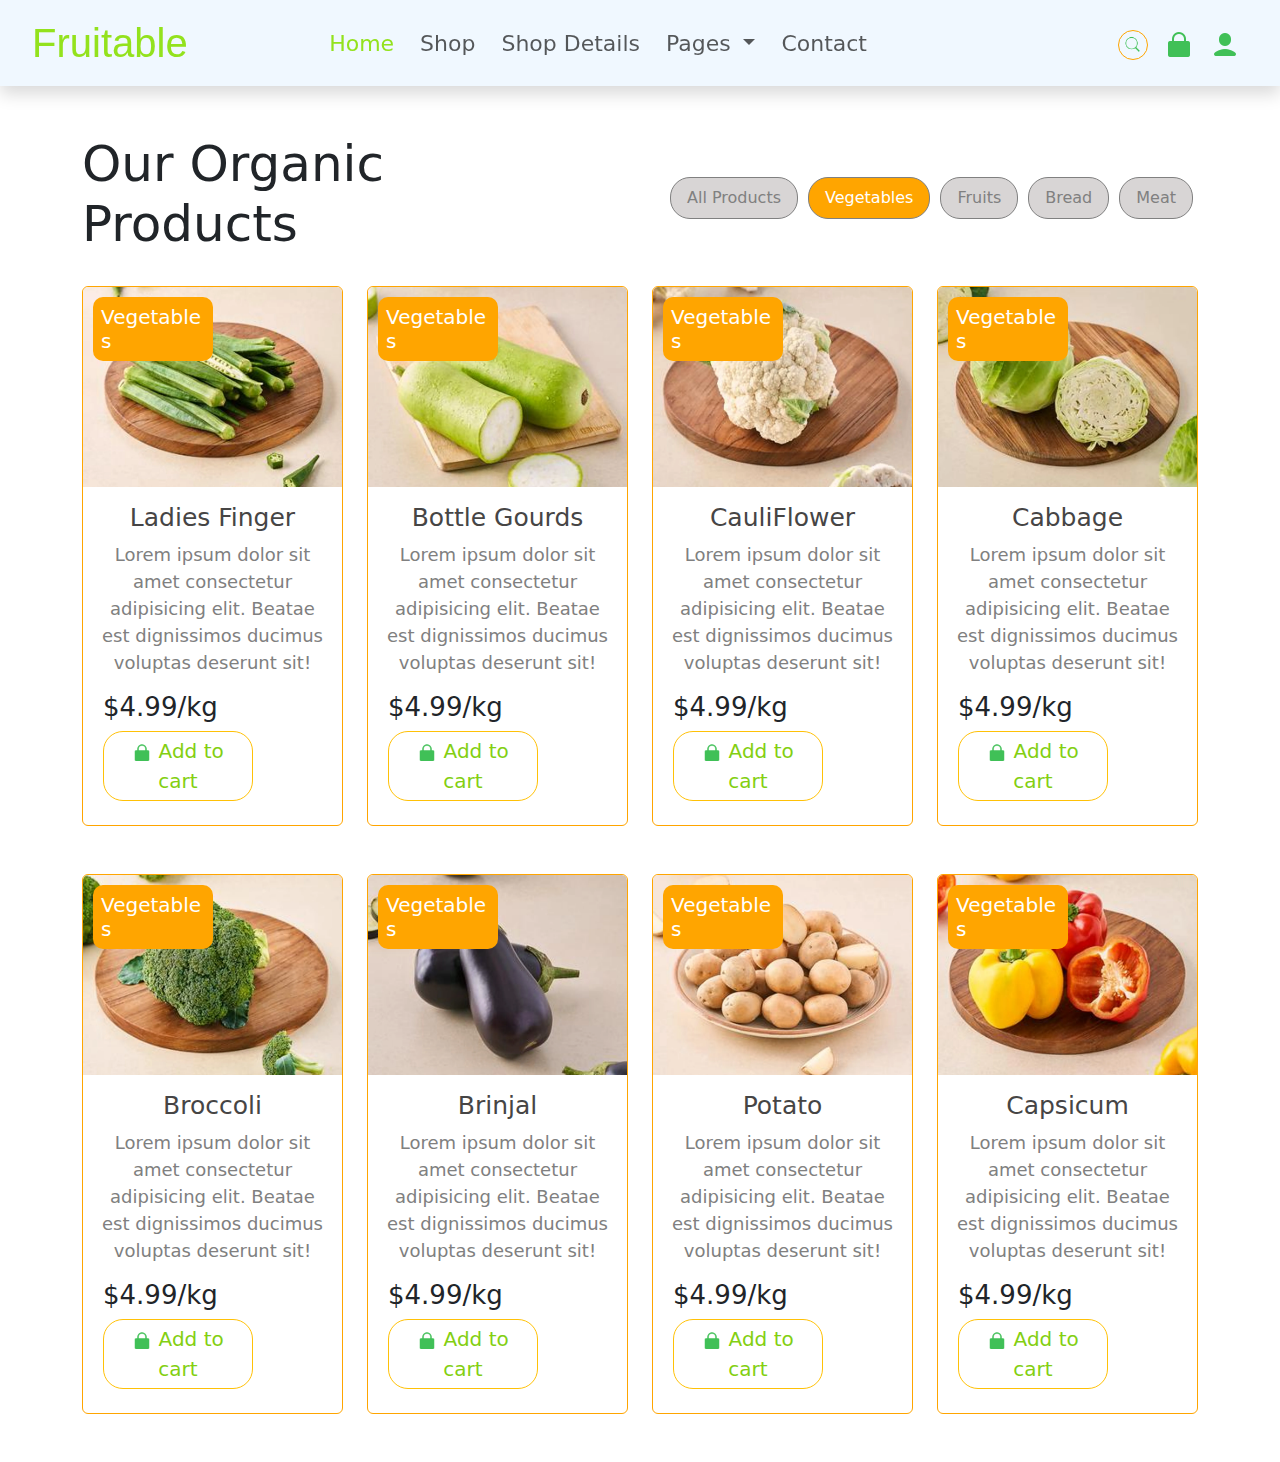
<file: Vegetables1.html>
<!DOCTYPE html>
<html lang="en">
<head>
    <meta charset="UTF-8">
    <meta name="viewport" content="width=device-width, initial-scale=1.0">
    <title>Vegetables</title>
    <link rel="stylesheet" href="Project.css">
    <link href="https://cdn.jsdelivr.net/npm/bootstrap@5.3.0/dist/css/bootstrap.min.css" rel="stylesheet">
    <script src="https://stackpath.bootstrapcdn.com/bootstrap/5.3.0/js/bootstrap.bundle.min.js"></script>
</head>
<body>
    <nav class="navbar navbar-expand-lg sticky-top shadow">
        <div class="container-fluid">
            <a class="navbar-brand" href="#" style="font-size: 40px; margin-left: 20px; color: rgb(147, 226, 29); font-family: 'Franklin Gothic Medium', 'Arial Narrow', Arial, sans-serif;">Fruitable</a>
            <button class="navbar-toggler" type="button" data-bs-toggle="collapse" data-bs-target="#navbarSupportedContent"
                aria-controls="navbarSupportedContent" aria-expanded="false" aria-label="Toggle navigation">
                <span class="navbar-toggler-icon"></span>
            </button>
      
            <div class="collapse navbar-collapse" id="navbarSupportedContent">
                <ul class="navbar-nav mx-auto">
                    <li class="nav-item">
                        <a class="nav-link active" aria-current="page" href="#" style="color: rgb(147, 226, 29); font-size: 22px;">Home</a>
                    </li>
                    <li class="nav-item">
                        <a class="nav-link" href="#" style="font-size:22px; margin-left: 10px;">Shop</a>
                    </li>
                    <li class="nav-item">
                        <a class="nav-link" href="#" style="font-size:22px; margin-left: 10px;">Shop Details</a>
                    </li>
                    <li class="nav-item dropdown">
                        <a class="nav-link dropdown-toggle" href="#" id="navbarDropdown" role="button" data-bs-toggle="dropdown"
                            aria-expanded="false" style="font-size: 22px; margin-left: 10px;">
                            Pages
                        </a>
                        <ul class="dropdown-menu" aria-labelledby="navbarDropdown">
                            <li><a class="dropdown-item" href="cart.html" style="background-color:  rgb(147, 226, 29);">Card</a></li>
                            <li><a class="dropdown-item" href="checkout.html">Check Out</a></li>
                            <li><a class="dropdown-item" href="Testimonial.html">Testimonial</a></li>
                            <li><a class="dropdown-item" href="404.html">404 Page</a></li>
                        </ul>
                    </li>
                    <li class="nav-item">
                        <a class="nav-link" href="#" style="font-size: 22px;margin-left: 10px;">Contact</a>
                    </li>
                </ul>
                <ul class="navbar-nav ms-auto mb-2 mb-lg-0" style="margin-right: 20px;">
                    <li class="nav-item">
                        <a class="nav-link" href="#" style="font-size: 22px; padding: 0.5rem;">
                            <img src="img/icons8-search-30.png" alt="Search" height="30px" width="30px" 
                            style="border: 1px solid orange; border-radius: 50%; padding: 5px;">
                        </a>
                    </li>
                    <li class="nav-item">
                        <a class="nav-link" href="#" style="font-size: 22px; padding: 0.5rem;">
                            <img src="img/icons8-lock-30.png" alt="Lock" height="30px" width="30px">
                        </a>
                    </li>
                    <li class="nav-item">
                        <a class="nav-link" href="#" style="font-size: 22px; padding: 0.5rem;">
                            <img src="img/icons8-contact-30.png" alt="Contact" height="30px" width="30px">
                        </a>
                    </li>
                </ul>
            </div>
        </div>
      </nav>
      

      <br> <br>

    <div class="container">
        <div class="row align-items-center">
            <!-- Heading Section -->
            <div class="col-12 col-md-6 mb-3 mb-md-0">
                <h1 class="display-4" style="font-size: 50px;">
                    Our Organic <br>Products
                </h1>
            </div>
    
            <!-- Navigation Section -->
            <div class="col-12 col-md-6">
                <ul class="nav justify-content-center justify-content-md-end flex-wrap">
                    <li class="nav-item">
                        <a class="nav-link active" aria-current="page" href="index.html" style="border: 1px solid gray; color: gray; border-radius: 20px; margin: 5px; background-color: rgb(216, 213, 213);">
                            All Products
                        </a>
                    </li>
                    <li class="nav-item">
                        <a class="nav-link" href="Vegetables1.html" style="border: 1px solid gray; background-color: orange; color: white; border-radius: 20px; margin: 5px;">
                            Vegetables
                        </a>
                    </li>
                    <li class="nav-item">
                        <a class="nav-link" href="Fruit.html" style="border: 1px solid gray; background-color: rgb(216, 213, 213); color: gray; border-radius: 20px; margin: 5px;">
                            Fruits
                        </a>
                    </li>
                    <li class="nav-item">
                        <a class="nav-link" href="Bread.html" aria-disabled="true" style="border: 1px solid gray; background-color: rgb(216, 213, 213); color: gray; border-radius: 20px; margin: 5px;">
                            Bread
                        </a>
                    </li>
                    <li class="nav-item">
                        <a class="nav-link" href="Meat.html" aria-disabled="true" style="border: 1px solid gray; background-color: rgb(216, 213, 213); color: gray; border-radius: 20px; margin: 5px;">
                            Meat
                        </a>
                    </li>
                </ul>
            </div>
        </div>
    </div>


<br>
<div class="container">
    <div class="row">
        <!-- Card 1 -->
        <div class="col-12 col-sm-6 col-md-3 mb-4">
            <div class="card" style="border: 1px solid orange;">
                <div class="position-relative">
                    <img src="img/ladies-finger.jpeg" class="card-img-top" alt="Fruits"  style="object-fit: cover;">
                    <div class="position-absolute top-0 start-0 text-white p-2" style="background-color: orange; margin: 10px; border-radius: 10px; width: 120px;">
                        <h5 class="mb-0">Vegetables</h5>
                    </div>
                </div>
                <div class="card-body">
                    <h5 class="card-title text-center" style="color: rgb(70, 69, 69); font-size: 25px;">Ladies Finger</h5>
                    <p class="card-text" style="text-align: center; font-size: 18px; color: gray;">Lorem ipsum dolor sit amet consectetur adipisicing elit. Beatae est dignissimos ducimus voluptas deserunt sit!</p>
                </div>
                <h1 class="card-text price" style="font-size: 26px; margin-left: 20px;">$4.99/kg</h1>
                <button class="btn btn-sm btn-outline-warning" type="submit" style="width: 150px; color:rgb(131, 207, 17); margin-left: 20px; font-size: 20px; border-radius: 20px 20px 20px 20px;">
                  <img src="img/icons8-lock-30.png" alt="" height="20px" width="20px">  Add to cart
                </button> <br>
            </div>
        </div>
        <!-- Card 2 -->
        <div class="col-12 col-sm-6 col-md-3 mb-4">
            <div class="card" style="border: 1px solid orange;">
                <div class="position-relative">
                    <img src="img/bottle-gourd.jpeg" class="card-img-top" alt="Fruits"  style="object-fit: cover;">
                    <div class="position-absolute top-0 start-0 text-white p-2" style="background-color: orange; margin: 10px; border-radius: 10px; width: 120px;">
                        <h5 class="mb-0">Vegetables</h5>
                    </div>
                </div>
                <div class="card-body">
                    <h5 class="card-title text-center" style="color: rgb(70, 69, 69); font-size: 25px;">Bottle Gourds</h5>
                    <p class="card-text" style="text-align: center; color:gray; font-size: 18px;">Lorem ipsum dolor sit amet consectetur adipisicing elit. Beatae est dignissimos ducimus voluptas deserunt sit!</p>
                </div>
                <h1 class="card-text price" style="font-size: 26px; margin-left: 20px;">$4.99/kg</h1>
                <button class="btn btn-sm btn-outline-warning" type="submit" style="width: 150px; color:rgb(131, 207, 17); margin-left: 20px; font-size: 20px; border-radius: 20px 20px 20px 20px;">
                  <img src="img/icons8-lock-30.png" alt="" height="20px" width="20px">  Add to cart
                </button> <br>
            </div>
        </div>
        <!-- Card 3 -->
        <div class="col-12 col-sm-6 col-md-3 mb-4">
            <div class="card" style="border: 1px solid orange;">
                <div class="position-relative">
                    <img src="img/cauliflower.jpeg" class="card-img-top" alt="Fruits"  style="object-fit: cover;">
                    <div class="position-absolute top-0 start-0 text-white p-2" style="background-color: orange; margin: 10px; border-radius: 10px; width: 120px;">
                        <h5 class="mb-0">Vegetables</h5>
                    </div>
                </div>
                <div class="card-body">
                    <h5 class="card-title text-center" style="color: rgb(70, 69, 69); font-size: 25px;">CauliFlower</h5>
                    <p class="card-text" style="text-align: center; color:gray; font-size: 18px;">Lorem ipsum dolor sit amet consectetur adipisicing elit. Beatae est dignissimos ducimus voluptas deserunt sit!</p>
                </div>
                <h1 class="card-text price" style="font-size: 26px; margin-left: 20px;">$4.99/kg</h1>
                <button class="btn btn-sm btn-outline-warning" type="submit" style="width: 150px; color:rgb(131, 207, 17); margin-left: 20px; font-size: 20px; border-radius: 20px 20px 20px 20px;">
                  <img src="img/icons8-lock-30.png" alt="" height="20px" width="20px">  Add to cart
                </button> <br>
            </div>
        </div>
        <!-- Card 4 -->
        <div class="col-12 col-sm-6 col-md-3 mb-4">
            <div class="card" style="border: 1px solid orange;">
                <div class="position-relative">
                    <img src="img/cabbage.jpeg" class="card-img-top" alt="Fruits"  style="object-fit: cover;">
                    <div class="position-absolute top-0 start-0 text-white p-2" style="background-color: orange; margin: 10px; border-radius: 10px; width: 120px;">
                        <h5 class="mb-0">Vegetables</h5>
                    </div>
                </div>
                <div class="card-body">
                    <h5 class="card-title text-center" style="color: rgb(70, 69, 69); font-size: 25px;">Cabbage</h5>
                    <p class="card-text" style="text-align: center; color:gray; font-size: 18px;">Lorem ipsum dolor sit amet consectetur adipisicing elit. Beatae est dignissimos ducimus voluptas deserunt sit!</p>
                </div>
                <h1 class="card-text price" style="font-size: 26px; margin-left: 20px;">$4.99/kg</h1>
                <button class="btn btn-sm btn-outline-warning" type="submit" style="width: 150px; color:rgb(131, 207, 17); margin-left: 20px; font-size: 20px; border-radius: 20px 20px 20px 20px;">
                  <img src="img/icons8-lock-30.png" alt="" height="20px" width="20px">  Add to cart
                </button> <br>
            </div>
        </div>
    </div>
</div> <br>

<div class="container">
    <div class="row">
        <!-- Card 1 -->
        <div class="col-12 col-sm-6 col-md-3 mb-4">
            <div class="card" style="border: 1px solid orange;">
                <div class="position-relative">
                    <img src="img/broccoli.jpeg" class="card-img-top" alt="Fruits"  style="object-fit: cover;">
                    <div class="position-absolute top-0 start-0 text-white p-2" style="background-color: orange; margin: 10px; border-radius: 10px; width: 120px;">
                        <h5 class="mb-0">Vegetables</h5>
                    </div>
                </div>
                <div class="card-body">
                    <h5 class="card-title text-center" style="color: rgb(70, 69, 69); font-size: 25px;">Broccoli</h5>
                    <p class="card-text" style="text-align: center; font-size: 18px; color: gray;">Lorem ipsum dolor sit amet consectetur adipisicing elit. Beatae est dignissimos ducimus voluptas deserunt sit!</p>
                </div>
                <h1 class="card-text price" style="font-size: 26px; margin-left: 20px;">$4.99/kg</h1>
                <button class="btn btn-sm btn-outline-warning" type="submit" style="width: 150px; color:rgb(131, 207, 17); margin-left: 20px; font-size: 20px; border-radius: 20px 20px 20px 20px;">
                  <img src="img/icons8-lock-30.png" alt="" height="20px" width="20px">  Add to cart
                </button> <br>
            </div>
        </div>
        <!-- Card 2 -->
        <div class="col-12 col-sm-6 col-md-3 mb-4">
            <div class="card" style="border: 1px solid orange;">
                <div class="position-relative">
                    <img src="img/brinjal-bottle.jpeg" class="card-img-top" alt="Fruits"  style="object-fit: cover;">
                    <div class="position-absolute top-0 start-0 text-white p-2" style="background-color: orange; margin: 10px; border-radius: 10px; width: 120px;">
                        <h5 class="mb-0">Vegetables</h5>
                    </div>
                </div>
                <div class="card-body">
                    <h5 class="card-title text-center" style="color: rgb(70, 69, 69); font-size: 25px;">Brinjal</h5>
                    <p class="card-text" style="text-align: center; color:gray; font-size: 18px;">Lorem ipsum dolor sit amet consectetur adipisicing elit. Beatae est dignissimos ducimus voluptas deserunt sit!</p>
                </div>
                <h1 class="card-text price" style="font-size: 26px; margin-left: 20px;">$4.99/kg</h1>
                <button class="btn btn-sm btn-outline-warning" type="submit" style="width: 150px; color:rgb(131, 207, 17); margin-left: 20px; font-size: 20px; border-radius: 20px 20px 20px 20px;">
                  <img src="img/icons8-lock-30.png" alt="" height="20px" width="20px">  Add to cart
                </button> <br>
            </div>
        </div>
        <!-- Card 3 -->
        <div class="col-12 col-sm-6 col-md-3 mb-4">
            <div class="card" style="border: 1px solid orange;">
                <div class="position-relative">
                    <img src="img/potato.jpeg" class="card-img-top" alt="Fruits"  style="object-fit: cover;">
                    <div class="position-absolute top-0 start-0 text-white p-2" style="background-color: orange; margin: 10px; border-radius: 10px; width: 120px;">
                        <h5 class="mb-0">Vegetables</h5>
                    </div>
                </div>
                <div class="card-body">
                    <h5 class="card-title text-center" style="color: rgb(70, 69, 69); font-size: 25px;">Potato</h5>
                    <p class="card-text" style="text-align: center; color:gray; font-size: 18px;">Lorem ipsum dolor sit amet consectetur adipisicing elit. Beatae est dignissimos ducimus voluptas deserunt sit!</p>
                </div>
                <h1 class="card-text price" style="font-size: 26px; margin-left: 20px;">$4.99/kg</h1>
                <button class="btn btn-sm btn-outline-warning" type="submit" style="width: 150px; color:rgb(131, 207, 17); margin-left: 20px; font-size: 20px; border-radius: 20px 20px 20px 20px;">
                  <img src="img/icons8-lock-30.png" alt="" height="20px" width="20px">  Add to cart
                </button> <br>
            </div>
        </div>
        <!-- Card 4 -->
        <div class="col-12 col-sm-6 col-md-3 mb-4">
            <div class="card" style="border: 1px solid orange;">
                <div class="position-relative">
                    <img src="img/capsicum.jpeg" class="card-img-top" alt="Fruits"  style="object-fit: cover;">
                    <div class="position-absolute top-0 start-0 text-white p-2" style="background-color: orange; margin: 10px; border-radius: 10px; width: 120px;">
                        <h5 class="mb-0">Vegetables</h5>
                    </div>
                </div>
                <div class="card-body">
                    <h5 class="card-title text-center" style="color: rgb(70, 69, 69); font-size: 25px;">Capsicum</h5>
                    <p class="card-text" style="text-align: center; color:gray; font-size: 18px;">Lorem ipsum dolor sit amet consectetur adipisicing elit. Beatae est dignissimos ducimus voluptas deserunt sit!</p>
                </div>
                <h1 class="card-text price" style="font-size: 26px; margin-left: 20px;">$4.99/kg</h1>
                <button class="btn btn-sm btn-outline-warning" type="submit" style="width: 150px; color:rgb(131, 207, 17); margin-left: 20px; font-size: 20px; border-radius: 20px 20px 20px 20px;">
                  <img src="img/icons8-lock-30.png" alt="" height="20px" width="20px">  Add to cart
                </button> <br>
            </div>
        </div>
    </div>
</div> <br>
      
    




    <script src="https://cdn.jsdelivr.net/npm/bootstrap@5.3.0/dist/js/bootstrap.bundle.min.js"></script>
</body>
</html>
</file>
<file: Project.css>
* {
    margin: 0;
    padding: 0;
}

.shadow {
    box-shadow: 0 0 10px rgb(0, 0, 0.1);
    background-color: aliceblue;
}

.p {
    background-color: rgb(147, 226, 29);
    margin-top: 600px;
    height: 55px;
    width: 1150px;
    margin-left: 90px;
    border-top-left-radius: 50px;
    border-top-right-radius: 50px;
    border-bottom-left-radius: 10px;
    border-bottom-right-radius: 10px;
    font-size: 10px;
}

.img {
    background: url(img/hero-img.jpg);
    background-size: cover;
    background-repeat: no-repeat;
    height: 650px;
    width: 101%;
}

.custom-btn {
    border-radius: 20px;
}

.a {
    border: 1px solid gray;
    background-color: orange;
    height: 200px;
    width: 100px;
    border-top-left-radius: 20px;
    border-top-right-radius: 20px;
    border-bottom-left-radius: 20px;
    border-bottom-right-radius: 20px;
    border-radius: 50px;
}

.f1 {
    border: 1px solid #ddd;
    border-radius: 10px;
    padding: 20px;
    text-align: center;
    margin-left: 40px;
}

.img-fluid {
    max-width: 100%;
    height: auto;
}

.icon-style {
    border: 1px solid orange;
    background-color: orange;
    border-radius: 50%;
    padding: 5px;
    width: 100px;
    height: 100px;
}

.card-img-top {
    width: 100%;
    height: 200px;

}


.card-img-top:hover {
    transform: scale(1.1);
}


.card {
    overflow: hidden;
    transition: box-shadow 0.3s ease, transform 0.3s ease;
}

.card:hover {
    box-shadow: 0 4px 8px rgba(0, 0, 0, 0.2);
    transform: translateY(-5px);
}

.f2 {
    background-color: orange;
    height: 500px;
    width: 100%;
}

.custom1-container {
    background-color: orange;
    height: 500px;
    position: relative;
}

.custom1-image {
    position: absolute;
    margin-right: 150px;
    margin-top: 20px;
    top: 0;
    right: 0;
    height: 100%;
    width: auto;
}

.custom1-h1 {
    position: absolute;
    left: 10px;
    margin-top: 30px;
    margin-left: 670px;
    border: 1px solid white;
    height: 130px;
    width: 130px;
    border-radius: 70px;
    background-color: white;
    color: rgb(73, 71, 71);
    text-align: center;

}

.btn-custom:hover {
    background-color: rgb(147, 226, 29);
    color: white;
}

@media (max-width: 767.98px) {
    .img-responsive {
        height: 200px;
    }
}

@media (min-width: 768px) {
    .img-responsive {
        height: 500px;
    }
}

@media (max-width: 767px) {
    .product-img {
        width: 150px !important;
        height: 150px !important;
    }
}

.no-hover-card:hover {
    /* Remove any hover effects */
    transform: none !important;
    box-shadow: none !important;
}

.card-height {
    height: 300px;
    display: flex;
    flex-direction: column;
    justify-content: center;
}

@media (max-width: 576px) {
    .mobile-bg-height {
        height: 600px;
    }
}

/* people */
@media (max-width: 767.98px) {
    .bg-height-mobile {
        height: 1100px !important;
    }
}

.card-height {
    height: 210px;
}


.card:hover {
    transform: none;
    box-shadow: none;
}



.footer {
    background-color: rgb(223, 217, 217);
    margin: 0px;
    height: 640px;
    width: 100%;
}

.social-icon {
    border: 1px solid transparent;
    border: 1px solid orange;
    border-radius: 50%;
    padding: 5px;
    transition: border-color 0.3s ease;
}

.social-icon:hover {
    background-color: orange;

}

.social-icon:hover img {
    filter: brightness(0);

}

button:hover {
    background-color: orange;

}

@media (max-width: 767.98px) {

    /* Adjust for mobile screens */
    .footer {
        height: 1570px;
    }
}


@media (max-width: 576px) {
    .form-control {
        width: 200px !important;
    }

    .btn {
        width: 100px !important;
    }

    .d-flex {
        display: flex;
        flex-direction: row !important;
    }
}



.carousel-control-prev img,
.carousel-control-next img {
    height: 40px; /* Adjust icon size */
    width: 40px; /* Adjust icon size */
}

.carousel-control-prev:hover,
.carousel-control-next:hover {
    background-color: transparent; 

}

@media (max-width: 576px) {

    .carousel-control-prev,
    .carousel-control-next {
        top: 60%;
        height: 30px;
        width: 30px;
    }
}

/* carts */
.img1 {
    background-image: url(img/cart-page-header-img.jpg);
    background-repeat: no-repeat;
    background-size: 1350px;
    height: 180px;
    opacity: 0.8;
}


/* add cart */
@media (max-width: 576px) { /* Mobile screens */
    .btn-custom {
      width: 600px;
    }
  }
</file>
